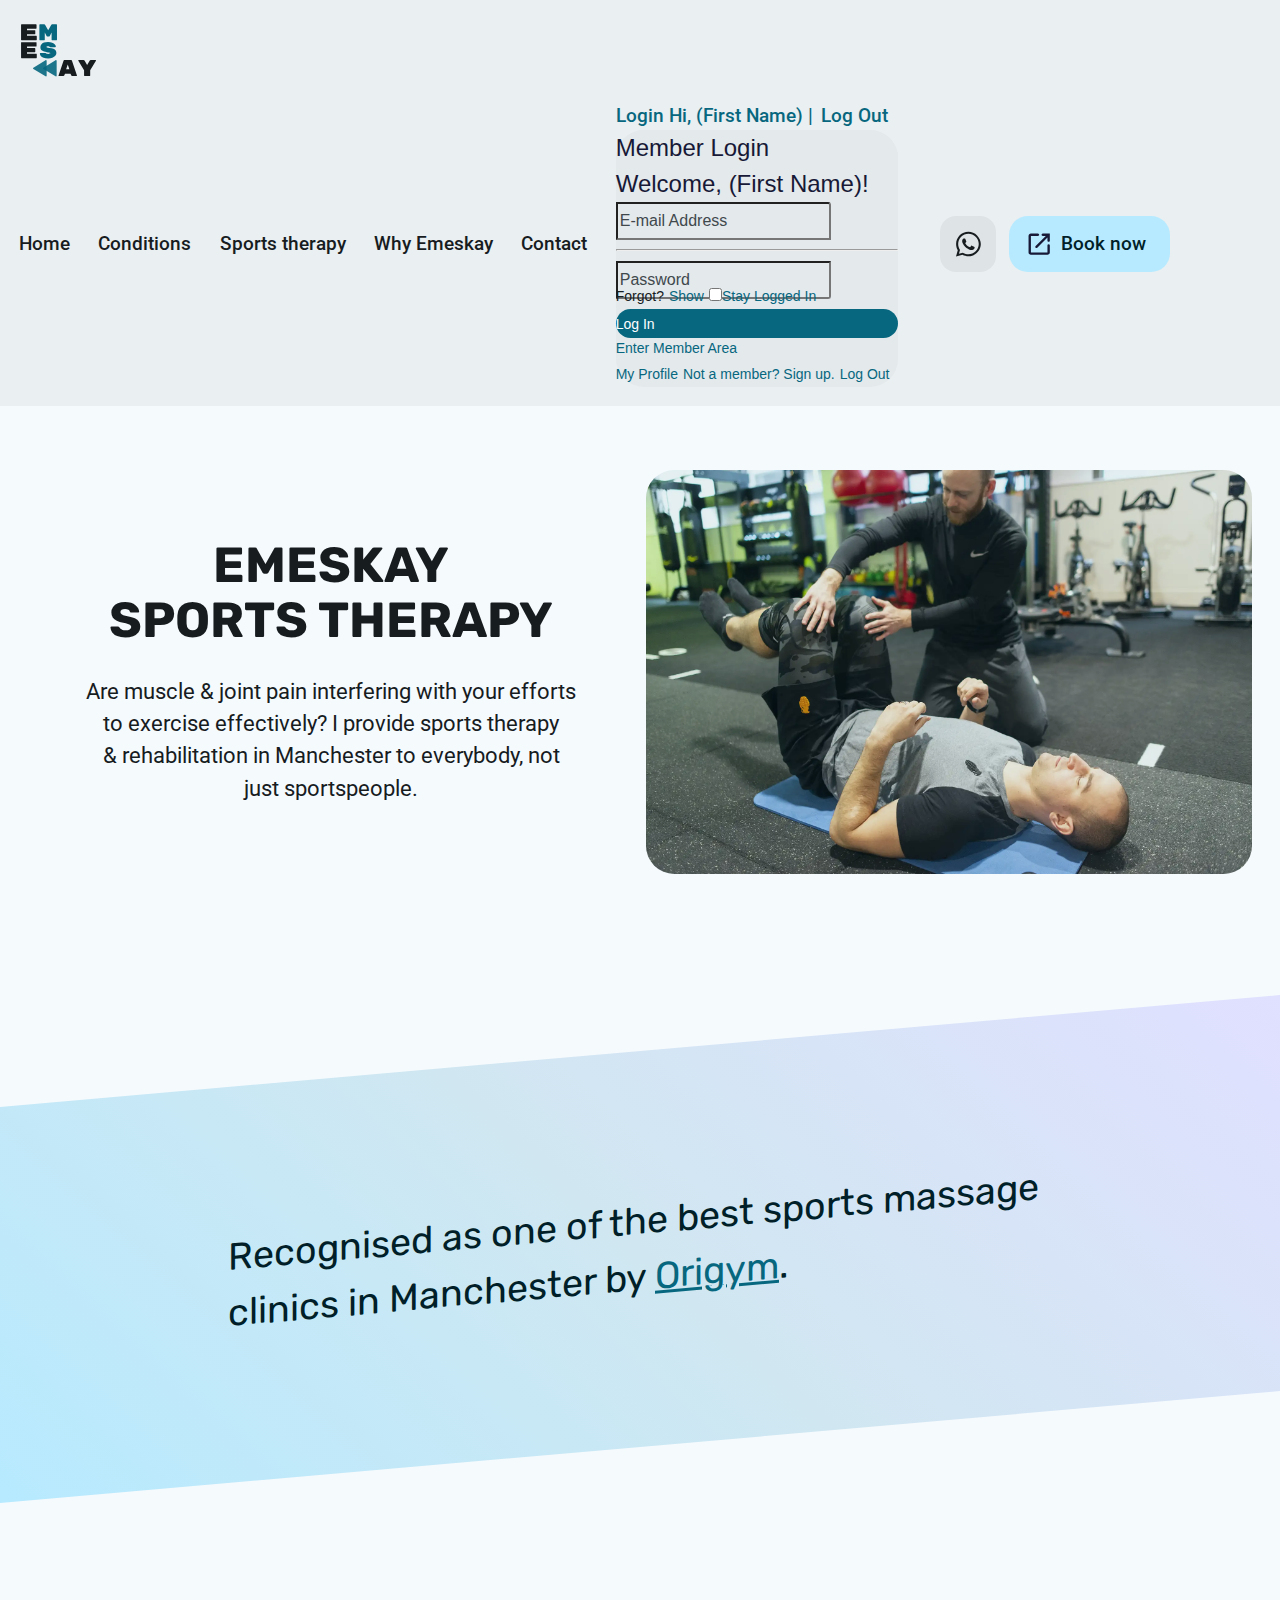
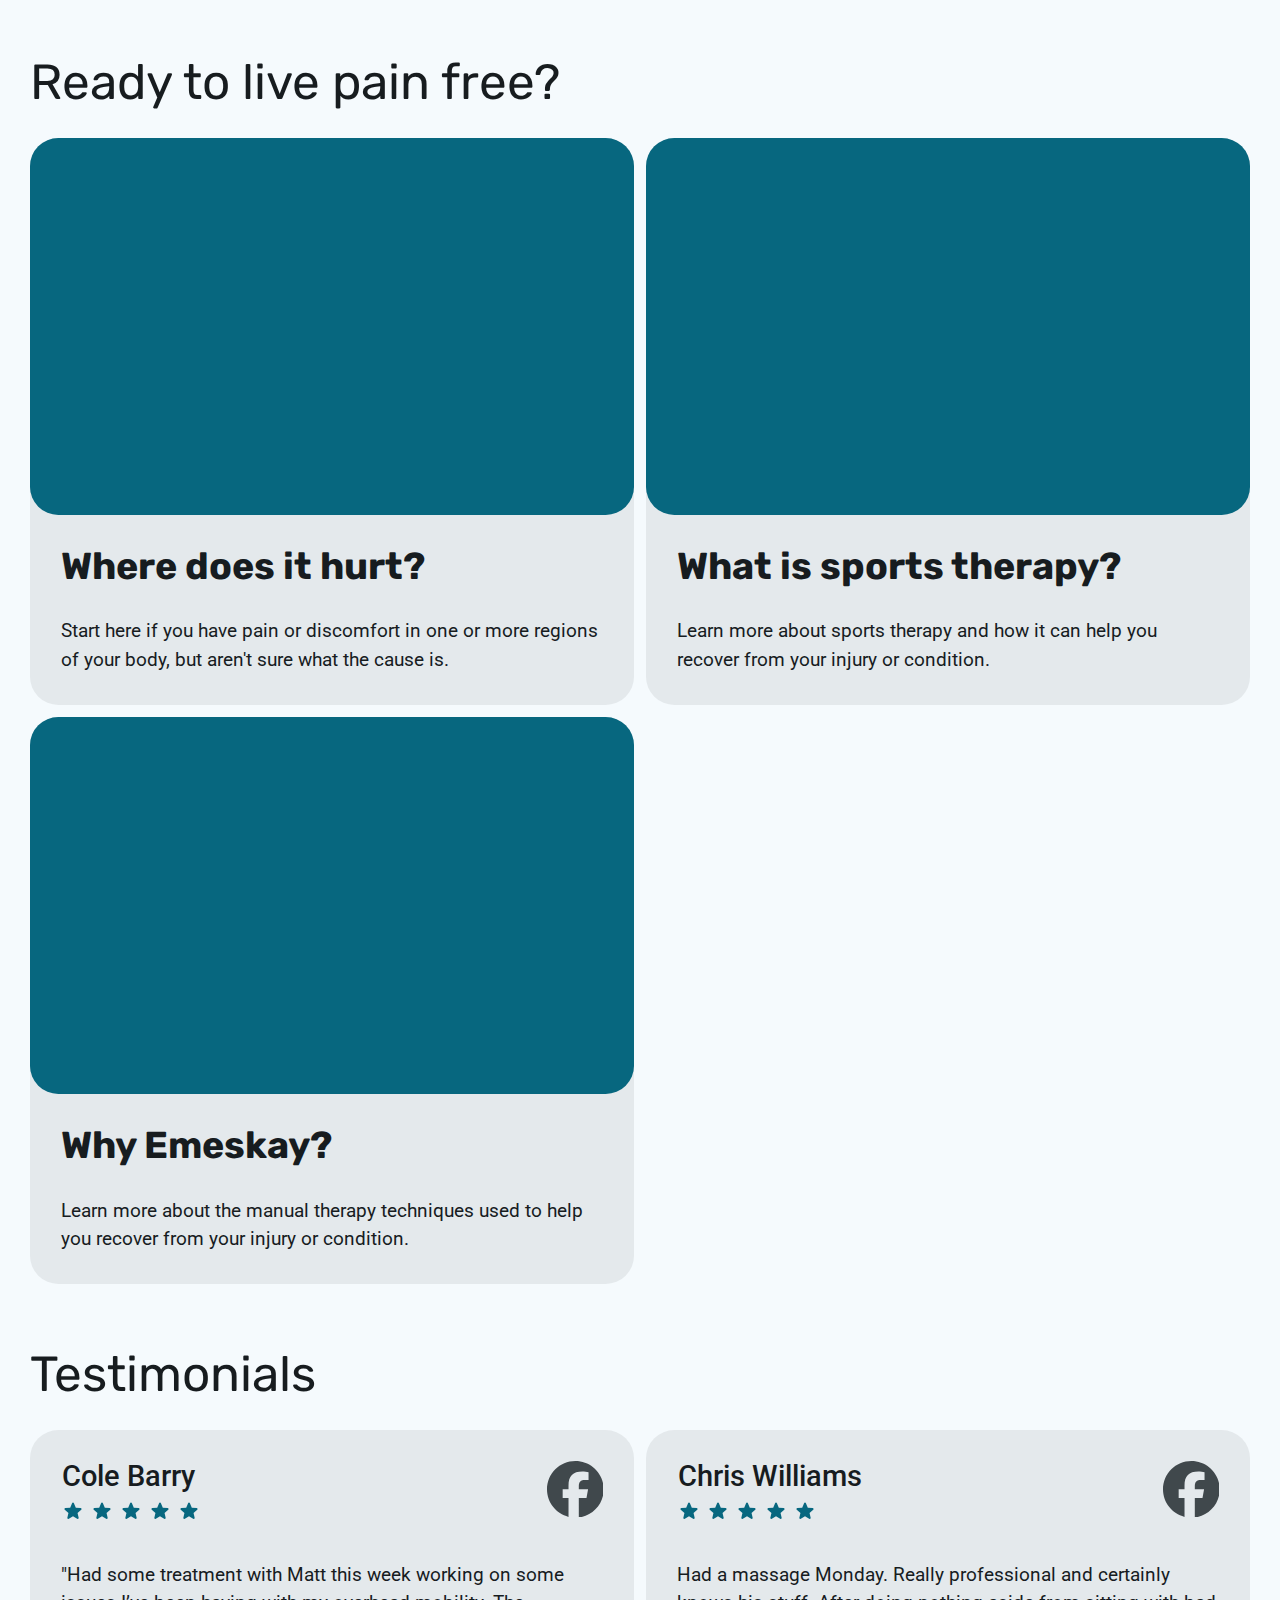
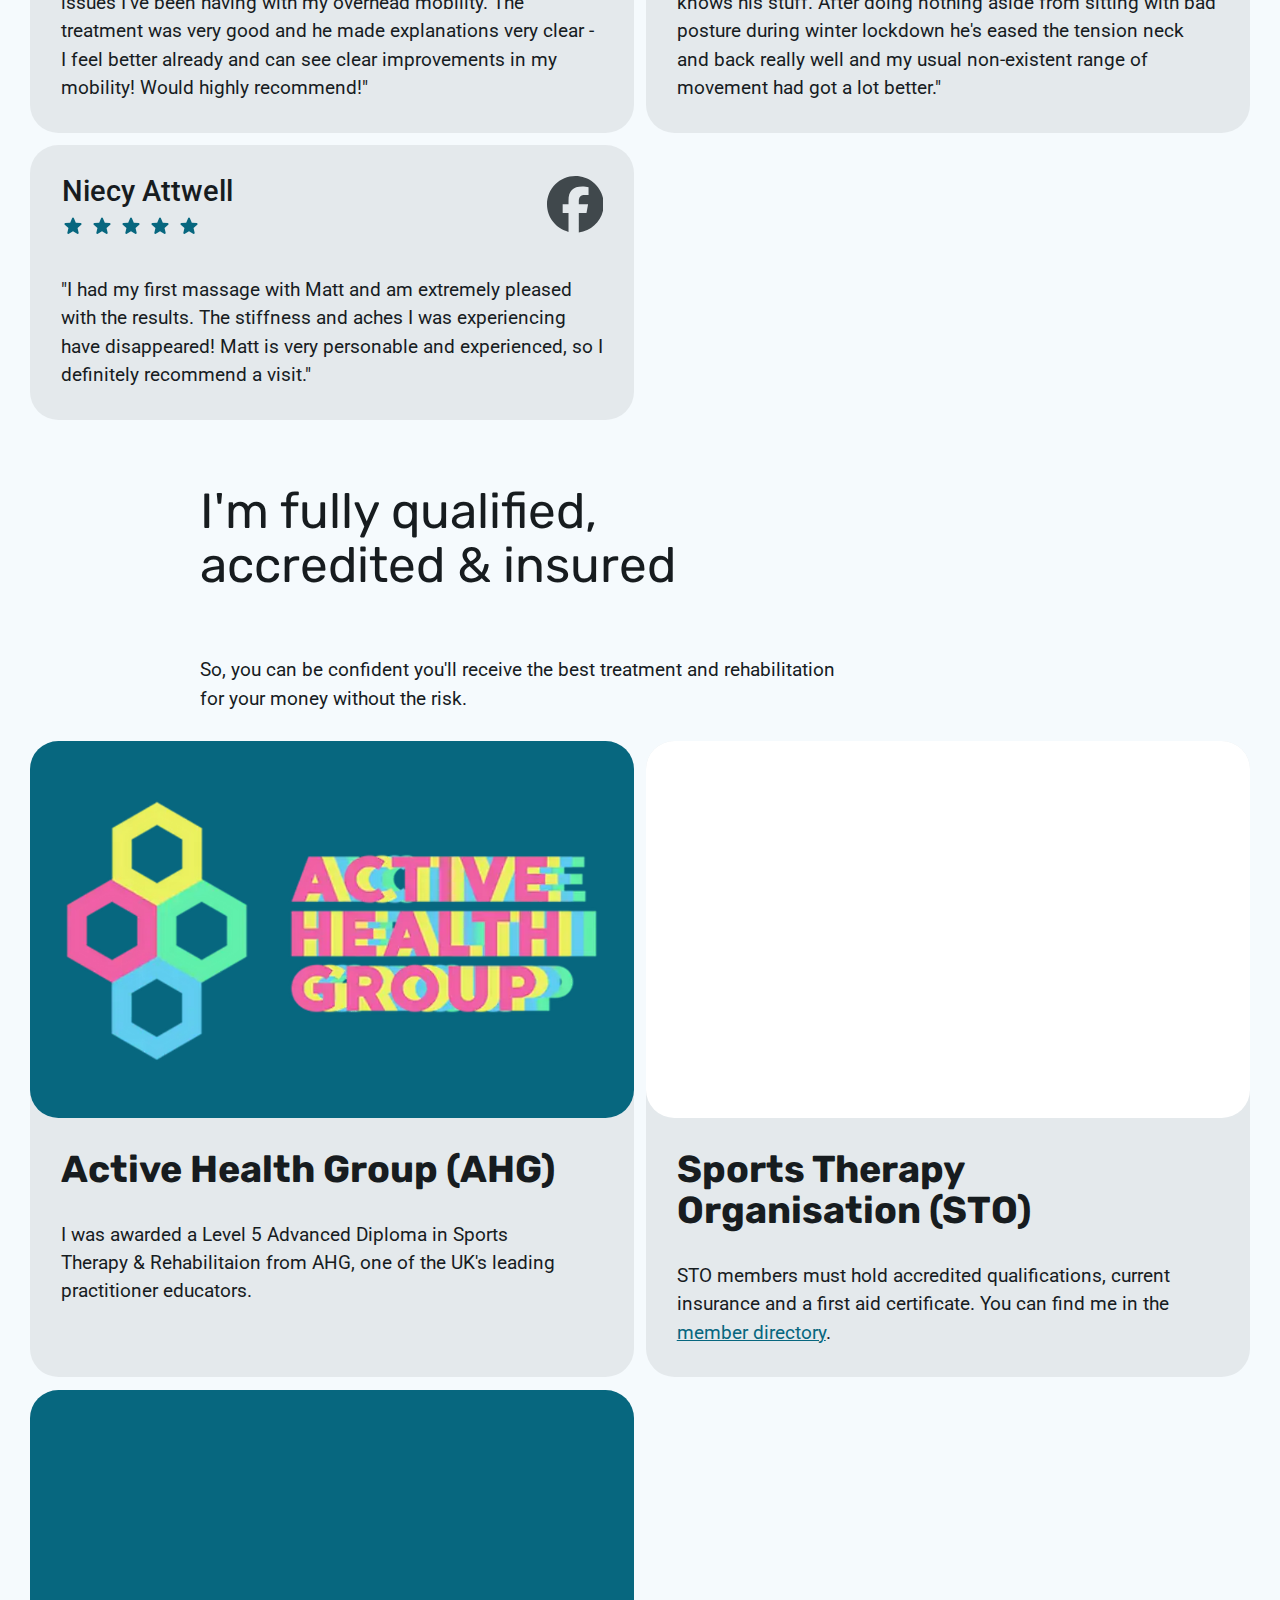
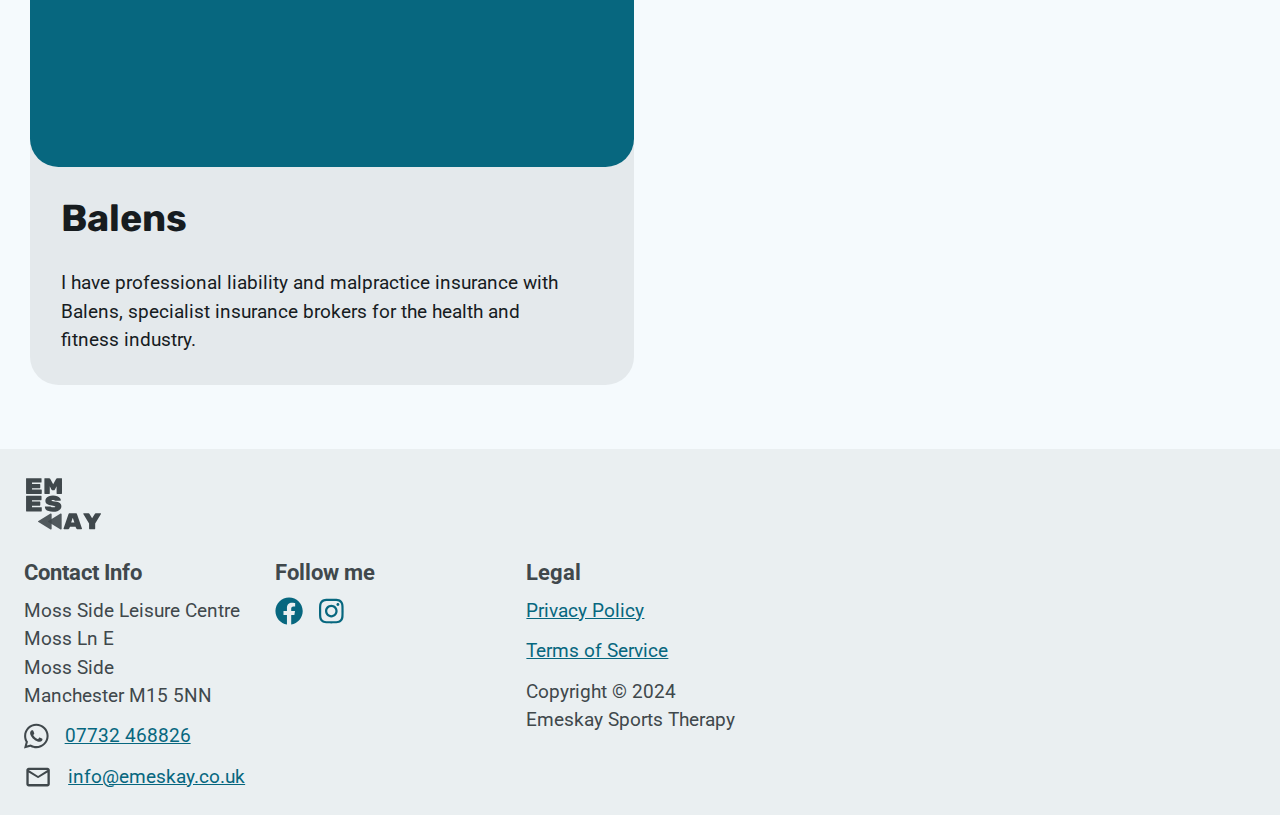
<file: index.html>
<!DOCTYPE html>
<html lang="en">
<head>
    <!-- Google tag (gtag.js) -->
<script async src="https://www.googletagmanager.com/gtag/js?id=G-215EQNZ1G9"></script>
<script>
  window.dataLayer = window.dataLayer || [];
  function gtag(){dataLayer.push(arguments);}
  gtag('js', new Date());

  gtag('config', 'G-215EQNZ1G9');
</script>
    <meta charset="UTF-8">
    <meta name="viewport" content="width=device-width, initial-scale=1.0">
    <title>Emeskay Sports Therapy - Manchester Injury Rehab Clinic</title>
    <meta name="description" content="Emeskay Sports Therapy is an injury rehabilitaion clinic in Manchester. We provide powerful manual therapy techniques and exercise prescriptions in order to treat sports-related and musculoskeletal pain." />
    <script type="application/ld+json">
        {
          "@context": "https://schema.org/",
          "@type": "Physiotherapy",
          "address": {
            "@type": "PostalAddress",
            "streetAddress": "Moss Side Leisure Centre, Moss Ln E, Moss Side",
            "addressLocality": "Manchester",
            "addressRegion": "England",
            "postalCode": "M15 5NN",
            "addressCountry": "UK"
          },
          "name": "Emeskay Sports Therapy",
          "geo": {
            "@type": "GeoCoordinates",
            "latitude": 53.460678147671494,
            "longitude": -2.2475968737453407
          },
          "openingHoursSpecification": [
            {
              "@type": "OpeningHoursSpecification",
              "dayOfWeek": [
                "Monday",
                "Tuesday",
                "Thursday"
              ],
              "opens": "09:00",
              "closes": "14:15"
            },
            {
              "@type": "OpeningHoursSpecification",
              "dayOfWeek": [
                "Wednesday",
                "Friday"
                ],
              "opens": "14:15",
              "closes": "19:30"
            },
            {
              "@type": "OpeningHoursSpecification",
              "dayOfWeek": [
                "Saturday",
                "Sunday"
                ],
              "opens": "09:00",
              "closes": "13:00"
            }
          ],
            "priceRange": "£40-80",
            "telephone": "+447739468826",
            "url": "https://emeskay.co.uk"
        }
    </script>
    <link rel="stylesheet" href="scss/style.css">
    
    
    
    
    
</head>
<body class="window">
    <header class="window-header">
        <div class="top-app-bar">
            <img class="top-app-bar__logo" src="images/emeskay-logo/emeskay-logo-primary-light.svg" alt="Emeskay colour logo on a light background" width="92" height="24">
            <div class="top-app-bar__sub-container">
            <nav>
                <ul class="top-app-bar__menu">
                    <li class="top-app-bar__label"><a href="/">Home</a></li>
                    <li class="top-app-bar__label"><a href="conditions.html">Conditions</a></li>
                    <li class="top-app-bar__label"><a href="sports-therapy.html">Sports therapy</a></li>
                    <li class="top-app-bar__label"><a href="why-emeskay.html">Why Emeskay</a></li>
                    <li class="top-app-bar__label"><a href="contact.html">Contact</a></li>
                    <li class="top-app-bar__label"><!-- BEGIN SENTRY AJAX LOGIN FORM - "Flat and Fresh" version 1.0 (Beta Build D) - Member Login Code Copyright © Sentrylogin.com, Shawn, Co. https://www.sentrylogin.com --> 

                        <meta http-equiv="CACHE-CONTROL" content="NO-CACHE">
                        <meta http-equiv="PRAGMA" content="NO-CACHE"> 
                        <link rel="stylesheet" type="text/css" href="https://www.sentrylogin.com/sentry/scripts/CSS_flat.css"> 
                        <script type="text/javascript" src="https://www.sentrylogin.com/sentry/scripts/Sentry_AJAX_Style2014.js">
                        </script> 
                        
                        <div id="Settings" manner="NORMAL" showSignUp="YES" style="display:none;"></div>
                        
                        <!-- IT'S EASY TO MAKE CHANGES! 
                        
                        We've added the text "Member Login" but you can use any wording. You can also use different images by changing "src" in the img tags to bring in your own, or NO image just by deleting the whole <img> tag.
                        
                        If your site is dark and you'd prefer white icons, just replace the img "icon_loginDoor.png" with "icon_loginDoor_white.png" and the img "icon_hamburger_black.png" with "icon_hamburger_white.png"
                        
                        Also, if your site is dark, be sure to change the text color in the spans "SentryTrigger" and "SentryHello" by changing "color: Black;" to "color: White;" (or any light color).
                        
                        We've deliberately put the styling directly in the tags here so you can easily change fonts, colors, sizes, etc., or just remove the "style" attribute and allow your web page to apply its style automatically.
                        
                        -->
                        
                        
                        
                        
                        <span id="SentryTrigger" class="handCursor" onClick="SentryPopUp();" title="Click here to log in." style="color: var(--clr-primary);"> Login </span>
                        
                        <span id="SentryHello" class="handCursor" style="color: var(--clr-primary);">
                            <span onClick="SentryPopUp(1);" title="Click to enter the member area, make changes to your membership, and more.">Hi, <span id="helloName">(First Name)</span> 
                            </span> | <span onClick="LogOut();" style="padding-left: 3px;">Log Out</span> 
                        
                        </span> <div id="SentryOverlay">
                        
                        
                        
                        <div id="SentryOutermost" class="before">
                        
                        <div id="SentryLoginBox" style="background-color: #E4E9EC;border-radius: 28px;">
                        
                        <div id="SentryTitleBar" style="background-color: #E4E9EC;border-top-left-radius: 28px; border-top-right-radius: 28px;">
                        
                        <div id="iconKey" style="background: none;"> </div>
                        
                        <div id="Title" style="color: #171937;font-family: 'Arial Black', 'Arial Bold', Gadget, sans-serif;font-size: 24px;">Member Login</div> 
                        
                        <div id="Welcome" style="color: #171937;font-family: 'Arial Black', 'Arial Bold', Gadget, sans-serif;font-size: 24px;">Welcome, <span id="welcomeBarName">(First Name)</span>!</div> </div>
                        
                        <div id="SentryFormGroup"> <form name="Sentry_login_form" onSubmit="sentryLogin();">
                        
                        <div id="SentryInputGroup" style="height: 79px; width: 282px; border-radius: 4px; border-color: #07677F;background-color: #E4E9EC;">
                        
                        <div id="iconEmail"> </div> <input type="text" id="Sentry_email" onFocus="Sentry_onfocus(this.id);" onKeyDown="Sentry_onkeydown(event, this.id);" onKeyUp="Sentry_onkeyup(this.value, this.id, event);" onBlur="Sentry_onblur(this.value, this.id);" value="E-mail Address" tabindex="1" style="height: 38px; font-weight: normal;  border-top-right-radius: 3px;background-color: #E4E9EC;font-family: 'HelveticaNeue-Light', 'Helvetica Neue Light', 'Helvetica Neue', Helvetica, Arial, 'Lucida Grande', sans-serif;font-size: 16px;color: #40484C;">
                        
                        <hr class="clear" id="inputsSep" style=" background-color: #07677F !important; display: block;">
                        
                        <div id="iconPassword"> </div> <div id="iconShowPassword"> </div> <input type="text" id="Sentry_password" onFocus="Sentry_onfocus(this.id);" onKeyDown="Sentry_onkeydown(event, this.id);" onKeyUp="Sentry_onkeyup(this.value, this.id, event);" onBlur="Sentry_onblur(this.value, this.id);" value="Password" tabindex="2" style="height: 38px; font-weight: normal;  border-bottom-right-radius: 3px;background-color: #E4E9EC;font-family: 'HelveticaNeue-Light', 'Helvetica Neue Light', 'Helvetica Neue', Helvetica, Arial, 'Lucida Grande', sans-serif;font-size: 16px;color: #40484C;"> </div>
                        
                        <span id="forgotSpan" onClick="Sentry_onClick(this.id);" lnk="https://www.sentrylogin.com/sentry/sentry_remind_pw.asp?Sentry_ID=24974" tabindex="0" style="font-family: 'HelveticaNeue-Light', 'Helvetica Neue Light', 'Helvetica Neue', Helvetica, Arial, 'Lucida Grande', sans-serif;font-size: 14px; color: #171C1F;">Forgot?</span> 
                        
                        <input type="checkbox" id="unHide" style="height:0px; width:0px; margin:0px; display: none;" value="1"><span id="unHideSpan" onClick="Sentry_onClick(this.id);" class="handCursor" title="Do not reveal password in public" tabindex="0" style="font-family: 'HelveticaNeue-Light', 'Helvetica Neue Light', 'Helvetica Neue', Helvetica, Arial, 'Lucida Grande', sans-serif;font-size: 14px;color: #07677F; ">Show</span> <span id="Stay" onKeyDown="Sentry_onkeydown(event, this.id);" onKeyUp="Sentry_onkeyup(this.value, this.id, event);" tabindex="3">
                        
                        <input name="" type="checkbox" value="" id="psist" class="SentryCss-checkbox"><label id="psistLabel" for="psist" class="SentryCss-label" style="font-weight: normal; font-family: 'HelveticaNeue-Light', 'Helvetica Neue Light', 'Helvetica Neue', Helvetica, Arial, 'Lucida Grande', sans-serif;font-size: 14px;color: #07677F; ">Stay Logged In</label></span>
                        
                        <div class="SentryLoginButton" id="Sentry_button" onClick="Sentry_onClick(this.id);" onKeyDown="Sentry_onkeydown(event, this.id);" onKeyUp="Sentry_onkeyup(this.value, this.id, event);" onblur="Sentry_onblur(this.value, this.id);" tabindex="4" style="border-radius: 20px;"><span id="lgnBtnText" style="font-family: 'HelveticaNeue-Light', 'Helvetica Neue Light', 'Helvetica Neue', Helvetica, Arial, 'Lucida Grande', sans-serif;font-size: 14px;">Log In</span></div> 
                        </form> </div> 
                        
                        <style>
                         .SentryLoginButton {
                        
                            background-color: #07677F;
                        
                            color: #FFFFFF;
                            
                         }
                         .SentryLoginButton:hover {
                        
                               background-color: #4C626A;
                        
                               color: #FFFFFF;
                        
                        }
                        </style>
                        
                        <div id="SentryHelloGroup">
                        
                        
                        
                        <div id="EnterMember" onClick="Sentry_onClick(this.id);" style="font-family: 'HelveticaNeue-Light', 'Helvetica Neue Light', 'Helvetica Neue', Helvetica, Arial, 'Lucida Grande', sans-serif;font-size: 14px;color: #07677F; ">Enter Member Area</div>
                        
                        
                        
                        <div id="messages" style="display: none; font-family: 'HelveticaNeue-Light', 'Helvetica Neue Light', 'Helvetica Neue', Helvetica, Arial, 'Lucida Grande', sans-serif;font-size: 14px;color: #40484C; "> <span id="msgSpan">(Message automatically replaces this text)</span>
                        
                        <div class="SentryLoginButton" id="msgOkBtn" onClick="Sentry_onClick(this.id);" onKeyDown="Sentry_onkeydown(event, this.id);" onKeyUp="Sentry_onkeyup(this.value, this.id, event);" tabindex="4" style="border-radius: 20px;"><span id="msgOkBtnText" style="font-family: 'HelveticaNeue-Light', 'Helvetica Neue Light', 'Helvetica Neue', Helvetica, Arial, 'Lucida Grande', sans-serif;font-size: 14px;">OK</span></div> 
                        </div>
                        
                        <div id="wobbler"> </div> </div>
                        
                        <div id="SentryFooterBar">
                        
                        
                        
                        <div id="iconProfile"> </div><span id="myProfile" onClick="Sentry_onClick(this.id);" style="font-family: 'HelveticaNeue-Light', 'Helvetica Neue Light', 'Helvetica Neue', Helvetica, Arial, 'Lucida Grande', sans-serif;font-size: 14px;color: #07677F;">My Profile</span>
                        
                        
                        
                        <span id="signUpLnk" onClick="Sentry_onClick(this.id);" style="font-family: 'HelveticaNeue-Light', 'Helvetica Neue Light', 'Helvetica Neue', Helvetica, Arial, 'Lucida Grande', sans-serif;font-size: 14px;color: #07677F;">Not a member? Sign up.</span>
                        
                        <span id="txtLogOut" onClick="LogOut();" style="font-family: 'HelveticaNeue-Light', 'Helvetica Neue Light', 'Helvetica Neue', Helvetica, Arial, 'Lucida Grande', sans-serif;font-size: 14px;color: #07677F;">Log Out</span><div id="xout" onClick="Sentry_onClick(this.id);" title="Close"> </div> </div> </div> </div> 
                        
                        </div> 
                        
                        <input id="Sentry_ID" type="hidden" value="24974"> 
                        
                        <input id="univ" type="hidden" value="1">
                         
                        <script> initializeSentry(); </script>
                        
                        <!-- END SENTRY AJAX LOGIN FORM --> 
                    </li>
                </ul>
            </nav>
            <div class="top-app-bar__fab-container">   
                <a class="fab" href="https://wa.me/447732468826" target="_blank"><svg aria-hidden="true" xmlns="http://www.w3.org/2000/svg" height="1rem" viewBox="0 0 448 512"><!--! Font Awesome Free 6.4.2 by @fontawesome - https://fontawesome.com License - https://fontawesome.com/license (Commercial License) Copyright 2023 Fonticons, Inc. --><path d="M380.9 97.1C339 55.1 283.2 32 223.9 32c-122.4 0-222 99.6-222 222 0 39.1 10.2 77.3 29.6 111L0 480l117.7-30.9c32.4 17.7 68.9 27 106.1 27h.1c122.3 0 224.1-99.6 224.1-222 0-59.3-25.2-115-67.1-157zm-157 341.6c-33.2 0-65.7-8.9-94-25.7l-6.7-4-69.8 18.3L72 359.2l-4.4-7c-18.5-29.4-28.2-63.3-28.2-98.2 0-101.7 82.8-184.5 184.6-184.5 49.3 0 95.6 19.2 130.4 54.1 34.8 34.9 56.2 81.2 56.1 130.5 0 101.8-84.9 184.6-186.6 184.6zm101.2-138.2c-5.5-2.8-32.8-16.2-37.9-18-5.1-1.9-8.8-2.8-12.5 2.8-3.7 5.6-14.3 18-17.6 21.8-3.2 3.7-6.5 4.2-12 1.4-32.6-16.3-54-29.1-75.5-66-5.7-9.8 5.7-9.1 16.3-30.3 1.8-3.7.9-6.9-.5-9.7-1.4-2.8-12.5-30.1-17.1-41.2-4.5-10.8-9.1-9.3-12.5-9.5-3.2-.2-6.9-.2-10.6-.2-3.7 0-9.7 1.4-14.8 6.9-5.1 5.6-19.4 19-19.4 46.3 0 27.3 19.9 53.7 22.6 57.4 2.8 3.7 39.1 59.7 94.8 83.8 35.2 15.2 49 16.5 66.6 13.9 10.7-1.6 32.8-13.4 37.4-26.4 4.6-13 4.6-24.1 3.2-26.4-1.3-2.5-5-3.9-10.5-6.6z"/></svg></a>
                <a class="extended-fab-container" href="https://app.rehabguru.com/appointments/d46ed75c4c00969246d2ecd765363815%3A437f6f2c94772fb506ee2311d28f4db0f1dc7c88b6fdb7c0c31905dbb8bc3dd7">
                    <div class="extended-fab">
                        <svg aria-hidden="true" xmlns="http://www.w3.org/2000/svg" height="24" viewBox="0 -960 960 960" width="24"><path d="M200-120q-33 0-56.5-23.5T120-200v-560q0-33 23.5-56.5T200-840h240q17 0 28.5 11.5T480-800q0 17-11.5 28.5T440-760H200v560h560v-240q0-17 11.5-28.5T800-480q17 0 28.5 11.5T840-440v240q0 33-23.5 56.5T760-120H200Zm560-584L416-360q-11 11-28 11t-28-11q-11-11-11-28t11-28l344-344H600q-17 0-28.5-11.5T560-800q0-17 11.5-28.5T600-840h240v240q0 17-11.5 28.5T800-560q-17 0-28.5-11.5T760-600v-104Z"/></svg>
                        <span class="extended-fab__label">Book now</span>
                    </div>
                </a>
            </div>
        </div>
        </div>
    



    
       
    
    </header>
        <main class="body-region">
            <header class="hero">
                <div class="hero__wrapper">
                <div class="hero__grid-layout hero__grid-layout--intrinsic-cols">
                    <div class="hero__content">
                        <h1 class="hero__title">EMESKAY SPORTS THERAPY</h1>
                        <p class="hero__supporting-text">Are muscle & joint pain interfering with your efforts to exercise effectively? I provide sports therapy & rehabilitation in Manchester to everybody, not just sportspeople.</p>
                    </div>
                <picture class="image-tint">
                    <source type="image/webp"
                            srcset="images/start-here/start-here-1000.webp 1000w,
                                    images/start-here/start-here-1950.webp 1950w" />
                    <source type="image/jpeg"
                            srcset="images/start-here/start-here-1000.jpeg 1000w,
                                    images/start-here/start-here-1950.jpeg 1950w" />
                    <img class="hero__image" src="images/start-here/start-here-1000.jpeg" alt="A man performs a core stability exercise on a gym floor with the help of a sports therapist" width="1000" height="667" loading="eager" decoding="sync" />
                </picture>
                
                </div>
                </div>
                <aside class="banner">

                    <div class="container" style="display: grid; place-content: center; padding: var(--padding);">
                        <p class="tertiary-heading" style="transform: skewY(-5deg); color: var(--clr-on-primary-container);">Recognised as one of the best sports massage clinics in Manchester by <a class="link" href="https://www.origym.co.uk/blog/sports-massage-manchester/">Origym</a>.</p>
                    </div>
                </aside>
            </header>
            
            <div class="container stack-lg" style="padding-top: var(--padding-lg);">
            <section>
                <header>
                <h2 class="section__title">Ready to live pain free?</h2>
                </header>
                <div class="cards-container">
                <a href="#where-does-it-hurt" class="b-card b-card--filled b-card--is-link">
                    <picture class="image-tint">
                        <source type="image/webp"
                            srcset="images/conditions-i-treat/conditions-i-treat-2250.webp 2250w,
                                    images/conditions-i-treat/conditions-i-treat-1500.webp 1500w,
                                    images/conditions-i-treat/conditions-i-treat-750.webp 750w" />

                        <source type="image/jpeg"
                            srcset="images/conditions-i-treat/conditions-i-treat-2250.jpeg 2250w,
                                    images/conditions-i-treat/conditions-i-treat-1500.jpeg 1500w,
                                    images/conditions-i-treat/conditions-i-treat-750.jpeg 750w" />

                        <img class="b-card__image" src="images/conditions-i-treat/conditions-i-treat-750.jpeg"
                            alt="A framed anatomical chart hangs on a white wall" width="567" height="378"
                            loading="lazy" decoding="async"/>
                    </picture>
                    <div class="b-card__content-container">
                    <h3 class="b-card__title">Where does it hurt?</h3>
                    <p class="b-card__supporting-text">Start here if you have pain or discomfort in one or more regions of your body, but aren't sure
                        what the cause is.</p>
                    </div>
                </a>



                <a href="#what-is-sports-therapy" class="b-card b-card--filled b-card--is-link">
                    <picture class="image-tint">
                        <source type="image/webp"
                            srcset="images/what-is-sports-therapy/what-is-sports-therapy-1950.webp 1950w" />

                        <source type="image/jpeg"
                            srcset="images/what-is-sports-therapy/what-is-sports-therapy-1950.jpeg 1950w" />

                        <img class="b-card__image"
                            src="images/what-is-sports-therapy/what-is-sports-therapy-1950.jpeg"
                            alt="A sports therapist stretches his client's hamstrings" width="1950" height="1301"
                            loading="lazy" decoding="async"/>
                    </picture>
                    <div class="b-card__content-container">
                    <h3 class="b-card__title">What is sports therapy?</h3>
                    <p class="b-card__supporting-text">Learn more about sports therapy and how it can help you recover from your injury or condition.</p>
                    </div>

                </a>

                <a href="#how-i-treat" class="b-card b-card--filled b-card--is-link">
                    <picture class="image-tint">
                        <source type="image/webp"
                            srcset="images/why-emeskay/why-emeskay.webp 4602w" />

                        <source type="image/jpeg"
                            srcset="images/why-emeskay/why-emeskay.jpeg 4602w" />

                        <img class="b-card__image" src="images/why-emeskay/why-emeskay.jpeg"
                            alt="Close-up of a sports therapist's hands performing massage on his client" width="4602"
                            height="3068" loading="lazy" decoding="async"/>
                    </picture>
                    <div class="b-card__content-container">
                    <h3 class="b-card__title">Why Emeskay?</h3>
                    <p class="b-card__supporting-text">Learn more about the manual therapy techniques used to help you recover from your injury or
                        condition.</p>
                    </div>

                </a>
                </div>


            </section>


            <section class="testimonials">
                <h2 class="section__title">Testimonials</h2>
                <div class="cards-container">
                    <div class="b-card b-card--filled">
                        <div class="b-card__content-container b-card__content-container--testimonial">
    
                            
    
                            
                          <div class="b-card__flex-layout">
                        <div>
                            <h3 class="b-card__title b-card__title--testimonial">Cole Barry</h3>
                            <div class="b-card__icon b-card__icon--stars">
                                <svg aria-hidden="true" xmlns="http://www.w3.org/2000/svg" height="24" viewBox="0 -960 960 960" width="24"><path d="M480-229 314-129q-11 7-23 6t-21-8q-9-7-14-17.5t-2-23.5l44-189-147-127q-10-9-12.5-20.5T140-531q4-11 12-18t22-9l194-17 75-178q5-12 15.5-18t21.5-6q11 0 21.5 6t15.5 18l75 178 194 17q14 2 22 9t12 18q4 11 1.5 22.5T809-488L662-361l44 189q3 13-2 23.5T690-131q-9 7-21 8t-23-6L480-229Z"/></svg>
                                <svg aria-hidden="true" xmlns="http://www.w3.org/2000/svg" height="24" viewBox="0 -960 960 960" width="24"><path d="M480-229 314-129q-11 7-23 6t-21-8q-9-7-14-17.5t-2-23.5l44-189-147-127q-10-9-12.5-20.5T140-531q4-11 12-18t22-9l194-17 75-178q5-12 15.5-18t21.5-6q11 0 21.5 6t15.5 18l75 178 194 17q14 2 22 9t12 18q4 11 1.5 22.5T809-488L662-361l44 189q3 13-2 23.5T690-131q-9 7-21 8t-23-6L480-229Z"/></svg>
                                <svg aria-hidden="true" xmlns="http://www.w3.org/2000/svg" height="24" viewBox="0 -960 960 960" width="24"><path d="M480-229 314-129q-11 7-23 6t-21-8q-9-7-14-17.5t-2-23.5l44-189-147-127q-10-9-12.5-20.5T140-531q4-11 12-18t22-9l194-17 75-178q5-12 15.5-18t21.5-6q11 0 21.5 6t15.5 18l75 178 194 17q14 2 22 9t12 18q4 11 1.5 22.5T809-488L662-361l44 189q3 13-2 23.5T690-131q-9 7-21 8t-23-6L480-229Z"/></svg>
                                <svg aria-hidden="true" xmlns="http://www.w3.org/2000/svg" height="24" viewBox="0 -960 960 960" width="24"><path d="M480-229 314-129q-11 7-23 6t-21-8q-9-7-14-17.5t-2-23.5l44-189-147-127q-10-9-12.5-20.5T140-531q4-11 12-18t22-9l194-17 75-178q5-12 15.5-18t21.5-6q11 0 21.5 6t15.5 18l75 178 194 17q14 2 22 9t12 18q4 11 1.5 22.5T809-488L662-361l44 189q3 13-2 23.5T690-131q-9 7-21 8t-23-6L480-229Z"/></svg>
                                <svg aria-hidden="true" xmlns="http://www.w3.org/2000/svg" height="24" viewBox="0 -960 960 960" width="24"><path d="M480-229 314-129q-11 7-23 6t-21-8q-9-7-14-17.5t-2-23.5l44-189-147-127q-10-9-12.5-20.5T140-531q4-11 12-18t22-9l194-17 75-178q5-12 15.5-18t21.5-6q11 0 21.5 6t15.5 18l75 178 194 17q14 2 22 9t12 18q4 11 1.5 22.5T809-488L662-361l44 189q3 13-2 23.5T690-131q-9 7-21 8t-23-6L480-229Z"/></svg>
                                
                                </div>
                            </div>
                            <svg class="b-card__icon b-card__icon--testimonial" xmlns="http://www.w3.org/2000/svg" height="16" width="16" viewBox="0 0 512 512"><!--!Font Awesome Free 6.5.1 by @fontawesome - https://fontawesome.com License - https://fontawesome.com/license/free Copyright 2024 Fonticons, Inc.--><path d="M512 256C512 114.6 397.4 0 256 0S0 114.6 0 256C0 376 82.7 476.8 194.2 504.5V334.2H141.4V256h52.8V222.3c0-87.1 39.4-127.5 125-127.5c16.2 0 44.2 3.2 55.7 6.4V172c-6-.6-16.5-1-29.6-1c-42 0-58.2 15.9-58.2 57.2V256h83.6l-14.4 78.2H287V510.1C413.8 494.8 512 386.9 512 256h0z"/></svg>
                        </div>
                    
                    <p class="b-card__supporting-text b-card__supporting-text--testimonial">"Had some treatment with Matt this week working on some issues I’ve been having with my overhead mobility. The treatment was very good and he made explanations very clear - I feel better already and can see clear improvements in my mobility! Would highly recommend!"</p>
                    
                </div>
                </div>
    
                    <div class="b-card b-card--filled">
                        <div class="b-card__content-container b-card__content-container--testimonial">
    
                            <div class="b-card__flex-layout">
                                <div>
                                <h3 class="b-card__title b-card__title--testimonial">Chris Williams</h3>
                                <div class="b-card__icon b-card__icon--stars">                          
                                    <svg aria-hidden="true" xmlns="http://www.w3.org/2000/svg" height="24" viewBox="0 -960 960 960" width="24"><path d="M480-229 314-129q-11 7-23 6t-21-8q-9-7-14-17.5t-2-23.5l44-189-147-127q-10-9-12.5-20.5T140-531q4-11 12-18t22-9l194-17 75-178q5-12 15.5-18t21.5-6q11 0 21.5 6t15.5 18l75 178 194 17q14 2 22 9t12 18q4 11 1.5 22.5T809-488L662-361l44 189q3 13-2 23.5T690-131q-9 7-21 8t-23-6L480-229Z"/></svg>
                                <svg aria-hidden="true" xmlns="http://www.w3.org/2000/svg" height="24" viewBox="0 -960 960 960" width="24"><path d="M480-229 314-129q-11 7-23 6t-21-8q-9-7-14-17.5t-2-23.5l44-189-147-127q-10-9-12.5-20.5T140-531q4-11 12-18t22-9l194-17 75-178q5-12 15.5-18t21.5-6q11 0 21.5 6t15.5 18l75 178 194 17q14 2 22 9t12 18q4 11 1.5 22.5T809-488L662-361l44 189q3 13-2 23.5T690-131q-9 7-21 8t-23-6L480-229Z"/></svg>
                                <svg aria-hidden="true" xmlns="http://www.w3.org/2000/svg" height="24" viewBox="0 -960 960 960" width="24"><path d="M480-229 314-129q-11 7-23 6t-21-8q-9-7-14-17.5t-2-23.5l44-189-147-127q-10-9-12.5-20.5T140-531q4-11 12-18t22-9l194-17 75-178q5-12 15.5-18t21.5-6q11 0 21.5 6t15.5 18l75 178 194 17q14 2 22 9t12 18q4 11 1.5 22.5T809-488L662-361l44 189q3 13-2 23.5T690-131q-9 7-21 8t-23-6L480-229Z"/></svg>
                                <svg aria-hidden="true" xmlns="http://www.w3.org/2000/svg" height="24" viewBox="0 -960 960 960" width="24"><path d="M480-229 314-129q-11 7-23 6t-21-8q-9-7-14-17.5t-2-23.5l44-189-147-127q-10-9-12.5-20.5T140-531q4-11 12-18t22-9l194-17 75-178q5-12 15.5-18t21.5-6q11 0 21.5 6t15.5 18l75 178 194 17q14 2 22 9t12 18q4 11 1.5 22.5T809-488L662-361l44 189q3 13-2 23.5T690-131q-9 7-21 8t-23-6L480-229Z"/></svg>
                                <svg aria-hidden="true" xmlns="http://www.w3.org/2000/svg" height="24" viewBox="0 -960 960 960" width="24"><path d="M480-229 314-129q-11 7-23 6t-21-8q-9-7-14-17.5t-2-23.5l44-189-147-127q-10-9-12.5-20.5T140-531q4-11 12-18t22-9l194-17 75-178q5-12 15.5-18t21.5-6q11 0 21.5 6t15.5 18l75 178 194 17q14 2 22 9t12 18q4 11 1.5 22.5T809-488L662-361l44 189q3 13-2 23.5T690-131q-9 7-21 8t-23-6L480-229Z"/></svg>
                                
                                </div>
                            </div>
                            <svg class="b-card__icon b-card__icon--testimonial" xmlns="http://www.w3.org/2000/svg" height="16" width="16" viewBox="0 0 512 512"><!--!Font Awesome Free 6.5.1 by @fontawesome - https://fontawesome.com License - https://fontawesome.com/license/free Copyright 2024 Fonticons, Inc.--><path d="M512 256C512 114.6 397.4 0 256 0S0 114.6 0 256C0 376 82.7 476.8 194.2 504.5V334.2H141.4V256h52.8V222.3c0-87.1 39.4-127.5 125-127.5c16.2 0 44.2 3.2 55.7 6.4V172c-6-.6-16.5-1-29.6-1c-42 0-58.2 15.9-58.2 57.2V256h83.6l-14.4 78.2H287V510.1C413.8 494.8 512 386.9 512 256h0z"/></svg>
                            </div>
                        
                        
                        <p class="b-card__supporting-text b-card__supporting-text--testimonial">Had a massage Monday. Really professional and certainly knows his stuff. After doing nothing aside from sitting with bad posture during winter lockdown he's eased the tension neck and back really well and my usual non-existent range of movement had got a lot better."</p>
                    
                    </div>
                </div>
    
                    <div class="b-card b-card--filled">
                        <div class="b-card__content-container b-card__content-container--testimonial">
    
                            
    
                            
                            <div class="b-card__flex-layout">
                            <div>
                                <h3 class="b-card__title b-card__title--testimonial">Niecy Attwell</h3>
                                <div class="b-card__icon b-card__icon--stars">
                                    <svg aria-hidden="true" xmlns="http://www.w3.org/2000/svg" height="24" viewBox="0 -960 960 960" width="24"><path d="M480-229 314-129q-11 7-23 6t-21-8q-9-7-14-17.5t-2-23.5l44-189-147-127q-10-9-12.5-20.5T140-531q4-11 12-18t22-9l194-17 75-178q5-12 15.5-18t21.5-6q11 0 21.5 6t15.5 18l75 178 194 17q14 2 22 9t12 18q4 11 1.5 22.5T809-488L662-361l44 189q3 13-2 23.5T690-131q-9 7-21 8t-23-6L480-229Z"/></svg>
                                <svg aria-hidden="true" xmlns="http://www.w3.org/2000/svg" height="24" viewBox="0 -960 960 960" width="24"><path d="M480-229 314-129q-11 7-23 6t-21-8q-9-7-14-17.5t-2-23.5l44-189-147-127q-10-9-12.5-20.5T140-531q4-11 12-18t22-9l194-17 75-178q5-12 15.5-18t21.5-6q11 0 21.5 6t15.5 18l75 178 194 17q14 2 22 9t12 18q4 11 1.5 22.5T809-488L662-361l44 189q3 13-2 23.5T690-131q-9 7-21 8t-23-6L480-229Z"/></svg>
                                <svg aria-hidden="true" xmlns="http://www.w3.org/2000/svg" height="24" viewBox="0 -960 960 960" width="24"><path d="M480-229 314-129q-11 7-23 6t-21-8q-9-7-14-17.5t-2-23.5l44-189-147-127q-10-9-12.5-20.5T140-531q4-11 12-18t22-9l194-17 75-178q5-12 15.5-18t21.5-6q11 0 21.5 6t15.5 18l75 178 194 17q14 2 22 9t12 18q4 11 1.5 22.5T809-488L662-361l44 189q3 13-2 23.5T690-131q-9 7-21 8t-23-6L480-229Z"/></svg>
                                <svg aria-hidden="true" xmlns="http://www.w3.org/2000/svg" height="24" viewBox="0 -960 960 960" width="24"><path d="M480-229 314-129q-11 7-23 6t-21-8q-9-7-14-17.5t-2-23.5l44-189-147-127q-10-9-12.5-20.5T140-531q4-11 12-18t22-9l194-17 75-178q5-12 15.5-18t21.5-6q11 0 21.5 6t15.5 18l75 178 194 17q14 2 22 9t12 18q4 11 1.5 22.5T809-488L662-361l44 189q3 13-2 23.5T690-131q-9 7-21 8t-23-6L480-229Z"/></svg>
                                <svg aria-hidden="true" xmlns="http://www.w3.org/2000/svg" height="24" viewBox="0 -960 960 960" width="24"><path d="M480-229 314-129q-11 7-23 6t-21-8q-9-7-14-17.5t-2-23.5l44-189-147-127q-10-9-12.5-20.5T140-531q4-11 12-18t22-9l194-17 75-178q5-12 15.5-18t21.5-6q11 0 21.5 6t15.5 18l75 178 194 17q14 2 22 9t12 18q4 11 1.5 22.5T809-488L662-361l44 189q3 13-2 23.5T690-131q-9 7-21 8t-23-6L480-229Z"/></svg>
                                </div>
                                </div>
                                <svg class="b-card__icon b-card__icon--testimonial" xmlns="http://www.w3.org/2000/svg" height="16" width="16" viewBox="0 0 512 512"><!--!Font Awesome Free 6.5.1 by @fontawesome - https://fontawesome.com License - https://fontawesome.com/license/free Copyright 2024 Fonticons, Inc.--><path d="M512 256C512 114.6 397.4 0 256 0S0 114.6 0 256C0 376 82.7 476.8 194.2 504.5V334.2H141.4V256h52.8V222.3c0-87.1 39.4-127.5 125-127.5c16.2 0 44.2 3.2 55.7 6.4V172c-6-.6-16.5-1-29.6-1c-42 0-58.2 15.9-58.2 57.2V256h83.6l-14.4 78.2H287V510.1C413.8 494.8 512 386.9 512 256h0z"/></svg>
                                </div>
                                
                            
                        
                        
                        <p class="b-card__supporting-text b-card__supporting-text--testimonial">"I had my first massage with Matt and am extremely pleased with the results.  The stiffness and aches I was experiencing have disappeared! Matt is very personable and experienced, so I definitely recommend a visit."</p>
                    </div>
                </div>
                    
                    </div>
                    </section>

                    <section class="trust-signals">
                        <header class="container">
                        <h2 class="section__title">I'm fully qualified, accredited & insured</h2>
                        <p>So, you can be confident you'll receive the best treatment and rehabilitation for your money without the risk.</p>
                        </header>
                        <div class="cards-container">    
                            <div class="b-card b-card--filled">
                                <picture>
                                    <source type="image/webp"
                                        srcset="images/active-health-group-logo/active-health-group-logo-compact1x.webp 1x, images/active-health-group-logo/active-health-group-logo-compact2x.webp 2x, images/active-health-group-logo/active-health-group-logo-compact3x.webp 3x"
                                        media="(max-width: 599px)" width="567" height="284" />
            
                                    <source type="image/webp"
                                        srcset="images/active-health-group-logo/active-health-group-logo-medium1x.webp 1x, images/active-health-group-logo/active-health-group-logo-medium2x.webp 2x, images/active-health-group-logo/active-health-group-logo-medium3x.webp 3x"
                                        media="(min-width: 600px) and (max-width: 839px)" width="791" height="396" />
            
                                    <source type="image/webp"
                                        srcset="images/active-health-group-logo/active-health-group-logo-expanded1x.webp 1x, images/active-health-group-logo/active-health-group-logo-expanded2x.webp 2x, images/active-health-group-logo/active-health-group-logo-expanded3x.webp 3x"
                                        media="(min-width: 840px)" width="712" height="357" />
            
                                    <source type="image/jpeg"
                                        srcset="images/active-health-group-logo/active-health-group-logo-medium1x.png 1x, images/active-health-group-logo/active-health-group-logo-medium2x.png 2x, images/active-health-group-logo/active-health-group-logo-medium3x.png 3x"
                                        media="(min-width: 600px) and (max-width: 839px)" width="791" height="396" />
            
                                    <source type="image/jpeg"
                                        srcset="images/active-health-group-logo/active-health-group-logo-expanded1x.png 1x, images/active-health-group-logo/active-health-group-logo-expanded2x.png 2x, images/active-health-group-logo/active-health-group-logo-expanded3x.png 3x"
                                        media="(min-width: 840px)" width="712" height="357" />
            
                                    <img class="b-card__image b-card__image--ahg" src="images/active-health-group-logo/active-health-group-logo-compact1x.png"
                                        alt="Active Health Group logo on a pale blue background" width="567" height="284"
                                        loading="lazy" decoding="async"
                                        srcset="images/active-health-group-logo/active-health-group-logo-compact1x.png 1x, images/active-health-group-logo/active-health-group-logo-compact2x.png 2x, images/active-health-group-logo/active-health-group-logo-compact3x.png 3x" />
                                </picture>
                                <div class="b-card__content-container">
                                <h3 class="b-card__title">Active Health Group (AHG)</h3>
                                <p class="b-card__supporting-text">I was awarded a Level 5 Advanced Diploma in Sports Therapy & Rehabilitaion from AHG, one of the UK's leading practitioner educators.</p>
                                </div>
                                </div>
            
            
            
                            <div class="b-card b-card--filled">
                                <picture>
                                    <source type="image/webp"
                                        srcset="images/sto-logo/sto-logo-compact1x.webp 1x, images/sto-logo/sto-logo-compact2x.webp 2x, images/sto-logo/sto-logo-compact3x.webp 3x"
                                        media="(max-width: 599px)" width="567" height="712" />
            
                                    <source type="image/webp"
                                        srcset="images/sto-logo/sto-logo-medium1x.webp 1x, images/sto-logo/sto-logo-medium2x.webp 2x, images/sto-logo/sto-logo-medium3x.webp 3x"
                                        media="(min-width: 600px) and (max-width: 839px)" width="791" height="993" />
            
                                    <source type="image/webp"
                                        srcset="images/sto-logo/sto-logo-expanded1x.webp 1x, images/sto-logo/sto-logo-expanded2x.webp 2x, images/sto-logo/sto-logo-expanded3x.webp 3x"
                                        media="(min-width: 840px)" width="712" height="894" />
            
                                    <source type="image/jpeg"
                                        srcset="images/sto-logo/sto-logo-medium1x.jpeg 1x, images/sto-logo/sto-logo-medium2x.jpeg 2x, images/sto-logo/sto-logo-medium3x.jpeg 3x"
                                        media="(min-width: 600px) and (max-width: 839px)" width="791" height="993" />
            
                                    <source type="image/jpeg"
                                        srcset="images/sto-logo/sto-logo-expanded1x.jpeg 1x, images/sto-logo/sto-logo-expanded2x.jpeg 2x, images/sto-logo/sto-logo-expanded3x.jpeg 3x"
                                        media="(min-width: 840px)" width="712" height="894" />
            
                                    <img class="b-card__image b-card__image--sto"
                                        src="images/sto-logo/sto-logo-compact1x.jpeg"
                                        alt="Sports Therapy Organisation logo on a white background" width="567" height="712"
                                        loading="lazy" decoding="async"
                                        srcset="images/sto-logo/sto-logo-compact1x.jpeg 1x, images/sto-logo/sto-logo-compact2x.jpeg 2x, images/sto-logo/sto-logo-compact3x.jpeg 3x" />
                                </picture>
                                <div class="b-card__content-container">
                                <h3 class="b-card__title">Sports Therapy Organisation (STO)</h3>
                                <p class="b-card__supporting-text">STO members must hold accredited qualifications, current insurance and a first aid certificate. You can find me in the <a class="link" href="https://www.sportstherapyorganisation.net/member-directory">member directory</a>.</p>
            
                                </div>
                            </div>
            
                            <div class="b-card b-card--filled">
                                <picture>
                                    <source type="image/webp"
                                        srcset="images/balens-logo/balens-logo-compact1x.webp 1x, images/balens-logo/balens-logo-compact2x.webp 2x, images/balens-logo/balens-logo-compact3x.webp 3x"
                                        media="(max-width: 599px)" width="567" height="218" />
            
                                    <source type="image/webp"
                                        srcset="images/balens-logo/balens-logo-medium1x.webp 1x, images/balens-logo/balens-logo-medium2x.webp 2x, images/balens-logo/balens-logo-medium3x.webp 3x"
                                        media="(min-width: 600px) and (max-width: 839px)" width="791" height="305" />
            
                                    <source type="image/webp"
                                        srcset="images/balens-logo/balens-logo-expanded1x.webp 1x, images/balens-logo/balens-logo-expanded2x.webp 2x, images/balens-logo/balens-logo-expanded3x.webp 3x"
                                        media="(min-width: 840px)" width="712" height="274" />
            
                                    <source type="image/jpeg"
                                        srcset="images/balens-logo/balens-logo-medium1x.png 1x, images/balens-logo/balens-logo-medium2x.png 2x, images/balens-logo/balens-logo-medium3x.png 3x"
                                        media="(min-width: 600px) and (max-width: 839px)" width="791" height="305" />
            
                                    <source type="image/jpeg"
                                        srcset="images/balens-logo/balens-logo-expanded1x.png 1x, images/balens-logo/balens-logo-expanded2x.png 2x, images/balens-logo/balens-logo-expanded3x.png 3x"
                                        media="(min-width: 840px)" width="712" height="274" />
            
                                    <img class="b-card__image b-card__image--balens" src="images/balens-logo/balens-logo-compact1x.png"
                                        alt="Balens logo on a pale blue background" width="567" height="218" loading="lazy" decoding="async"
                                        srcset="images/balens-logo/balens-logo-compact1x.png 1x, images/balens-logo/balens-logo-compact2x.png 2x, images/balens-logo/balens-logo-compact3x.png 3x" />
                                </picture>
                                <div class="b-card__content-container">
                                <h3 class="b-card__title">Balens</h3>
                                <p class="b-card__supporting-text">I have professional liability and malpractice insurance with Balens, specialist insurance brokers for the health and fitness industry.</p>
                                </div>
            
                                </div>
            
            
                        </div>
                    </section>
                    </div>
                    
            
        </main>
        
        <!--Footer-->
        <footer>

            <img class="logo-footer" src="images/emeskay-logo/emeskay-logo-on-surface-variant-light.svg" alt="Emeskay gray logo on a light background" width="92" height="24">
                
            
    
            <div class="contact-info">
                <h3 class="footer__sub-heading">Contact Info</h3>
                <p class="address">Moss Side Leisure Centre<br>
                    Moss Ln E<br>
                    Moss Side<br>
                    Manchester M15 5NN</p>
                <div class="whatsapp-container">
                    <svg aria-hidden="true" xmlns="http://www.w3.org/2000/svg" height="1rem" viewBox="0 0 448 512"><!--! Font Awesome Free 6.4.2 by @fontawesome - https://fontawesome.com License - https://fontawesome.com/license (Commercial License) Copyright 2023 Fonticons, Inc. --><path d="M380.9 97.1C339 55.1 283.2 32 223.9 32c-122.4 0-222 99.6-222 222 0 39.1 10.2 77.3 29.6 111L0 480l117.7-30.9c32.4 17.7 68.9 27 106.1 27h.1c122.3 0 224.1-99.6 224.1-222 0-59.3-25.2-115-67.1-157zm-157 341.6c-33.2 0-65.7-8.9-94-25.7l-6.7-4-69.8 18.3L72 359.2l-4.4-7c-18.5-29.4-28.2-63.3-28.2-98.2 0-101.7 82.8-184.5 184.6-184.5 49.3 0 95.6 19.2 130.4 54.1 34.8 34.9 56.2 81.2 56.1 130.5 0 101.8-84.9 184.6-186.6 184.6zm101.2-138.2c-5.5-2.8-32.8-16.2-37.9-18-5.1-1.9-8.8-2.8-12.5 2.8-3.7 5.6-14.3 18-17.6 21.8-3.2 3.7-6.5 4.2-12 1.4-32.6-16.3-54-29.1-75.5-66-5.7-9.8 5.7-9.1 16.3-30.3 1.8-3.7.9-6.9-.5-9.7-1.4-2.8-12.5-30.1-17.1-41.2-4.5-10.8-9.1-9.3-12.5-9.5-3.2-.2-6.9-.2-10.6-.2-3.7 0-9.7 1.4-14.8 6.9-5.1 5.6-19.4 19-19.4 46.3 0 27.3 19.9 53.7 22.6 57.4 2.8 3.7 39.1 59.7 94.8 83.8 35.2 15.2 49 16.5 66.6 13.9 10.7-1.6 32.8-13.4 37.4-26.4 4.6-13 4.6-24.1 3.2-26.4-1.3-2.5-5-3.9-10.5-6.6z"/></svg>
                    <a class="link" href="tel:07732468826">
                    
                        <span>07732 468826</span>
                    </a>
                </div>
                <div class="email-container icons" >
                    <svg aria-hidden="true" xmlns="http://www.w3.org/2000/svg" height="1rem" viewBox="0 -960 960 960"><path d="M160-160q-33 0-56.5-23.5T80-240v-480q0-33 23.5-56.5T160-800h640q33 0 56.5 23.5T880-720v480q0 33-23.5 56.5T800-160H160Zm640-480L501-453q-5 3-10.5 4.5T480-447q-5 0-10.5-1.5T459-453L160-640v400h640v-400ZM480-520l320-200H160l320 200ZM160-640v10-59 1-32 32-.5 58.5-10 400-400Z"/></svg>
                    <a class="link" href="mailto:info@emeskay.co.uk">
                    <span>info@emeskay.co.uk</span>
                </a>
                </div>
            </div>
            <div class="social">
                <h3 class="footer__sub-heading">Follow me</h3>  
                <div class="social-icons">
                    <a href="https://facebook.com/emeskaytherapy" aria-label="facebook-icon" class="icons">
                            <svg aria-hidden="true" xmlns="http://www.w3.org/2000/svg" height="1rem" viewBox="0 0 512 512"><!--! Font Awesome Free 6.4.2 by @fontawesome - https://fontawesome.com License - https://fontawesome.com/license (Commercial License) Copyright 2023 Fonticons, Inc. --><path d="M504 256C504 119 393 8 256 8S8 119 8 256c0 123.78 90.69 226.38 209.25 245V327.69h-63V256h63v-54.64c0-62.15 37-96.48 93.67-96.48 27.14 0 55.52 4.84 55.52 4.84v61h-31.28c-30.8 0-40.41 19.12-40.41 38.73V256h68.78l-11 71.69h-57.78V501C413.31 482.38 504 379.78 504 256z"/></svg>
                    </a>  
                    <a href="https://instagram.com/matt_emeskay" aria-label="instagram-icon" class="icons">
                        <svg aria-hidden="true" xmlns="http://www.w3.org/2000/svg" height="1rem" viewBox="0 0 448 512"><!--! Font Awesome Free 6.4.2 by @fontawesome - https://fontawesome.com License - https://fontawesome.com/license (Commercial License) Copyright 2023 Fonticons, Inc. --><path d="M224.1 141c-63.6 0-114.9 51.3-114.9 114.9s51.3 114.9 114.9 114.9S339 319.5 339 255.9 287.7 141 224.1 141zm0 189.6c-41.1 0-74.7-33.5-74.7-74.7s33.5-74.7 74.7-74.7 74.7 33.5 74.7 74.7-33.6 74.7-74.7 74.7zm146.4-194.3c0 14.9-12 26.8-26.8 26.8-14.9 0-26.8-12-26.8-26.8s12-26.8 26.8-26.8 26.8 12 26.8 26.8zm76.1 27.2c-1.7-35.9-9.9-67.7-36.2-93.9-26.2-26.2-58-34.4-93.9-36.2-37-2.1-147.9-2.1-184.9 0-35.8 1.7-67.6 9.9-93.9 36.1s-34.4 58-36.2 93.9c-2.1 37-2.1 147.9 0 184.9 1.7 35.9 9.9 67.7 36.2 93.9s58 34.4 93.9 36.2c37 2.1 147.9 2.1 184.9 0 35.9-1.7 67.7-9.9 93.9-36.2 26.2-26.2 34.4-58 36.2-93.9 2.1-37 2.1-147.8 0-184.8zM398.8 388c-7.8 19.6-22.9 34.7-42.6 42.6-29.5 11.7-99.5 9-132.1 9s-102.7 2.6-132.1-9c-19.6-7.8-34.7-22.9-42.6-42.6-11.7-29.5-9-99.5-9-132.1s-2.6-102.7 9-132.1c7.8-19.6 22.9-34.7 42.6-42.6 29.5-11.7 99.5-9 132.1-9s102.7-2.6 132.1 9c19.6 7.8 34.7 22.9 42.6 42.6 11.7 29.5 9 99.5 9 132.1s2.7 102.7-9 132.1z"/></svg>
                    </a>
                    
    
    
                </div>
            </div>
            <div class="legal">
                <h3 class="footer__sub-heading">Legal</h3>
                <p><a class="link" href="#">Privacy Policy</a></p>
                <p><a class="link" href="#">Terms of Service</a></p>
                <p>Copyright © 2024 Emeskay Sports Therapy</p>
            </div>
        </footer>
    </body>
</html>
</file>
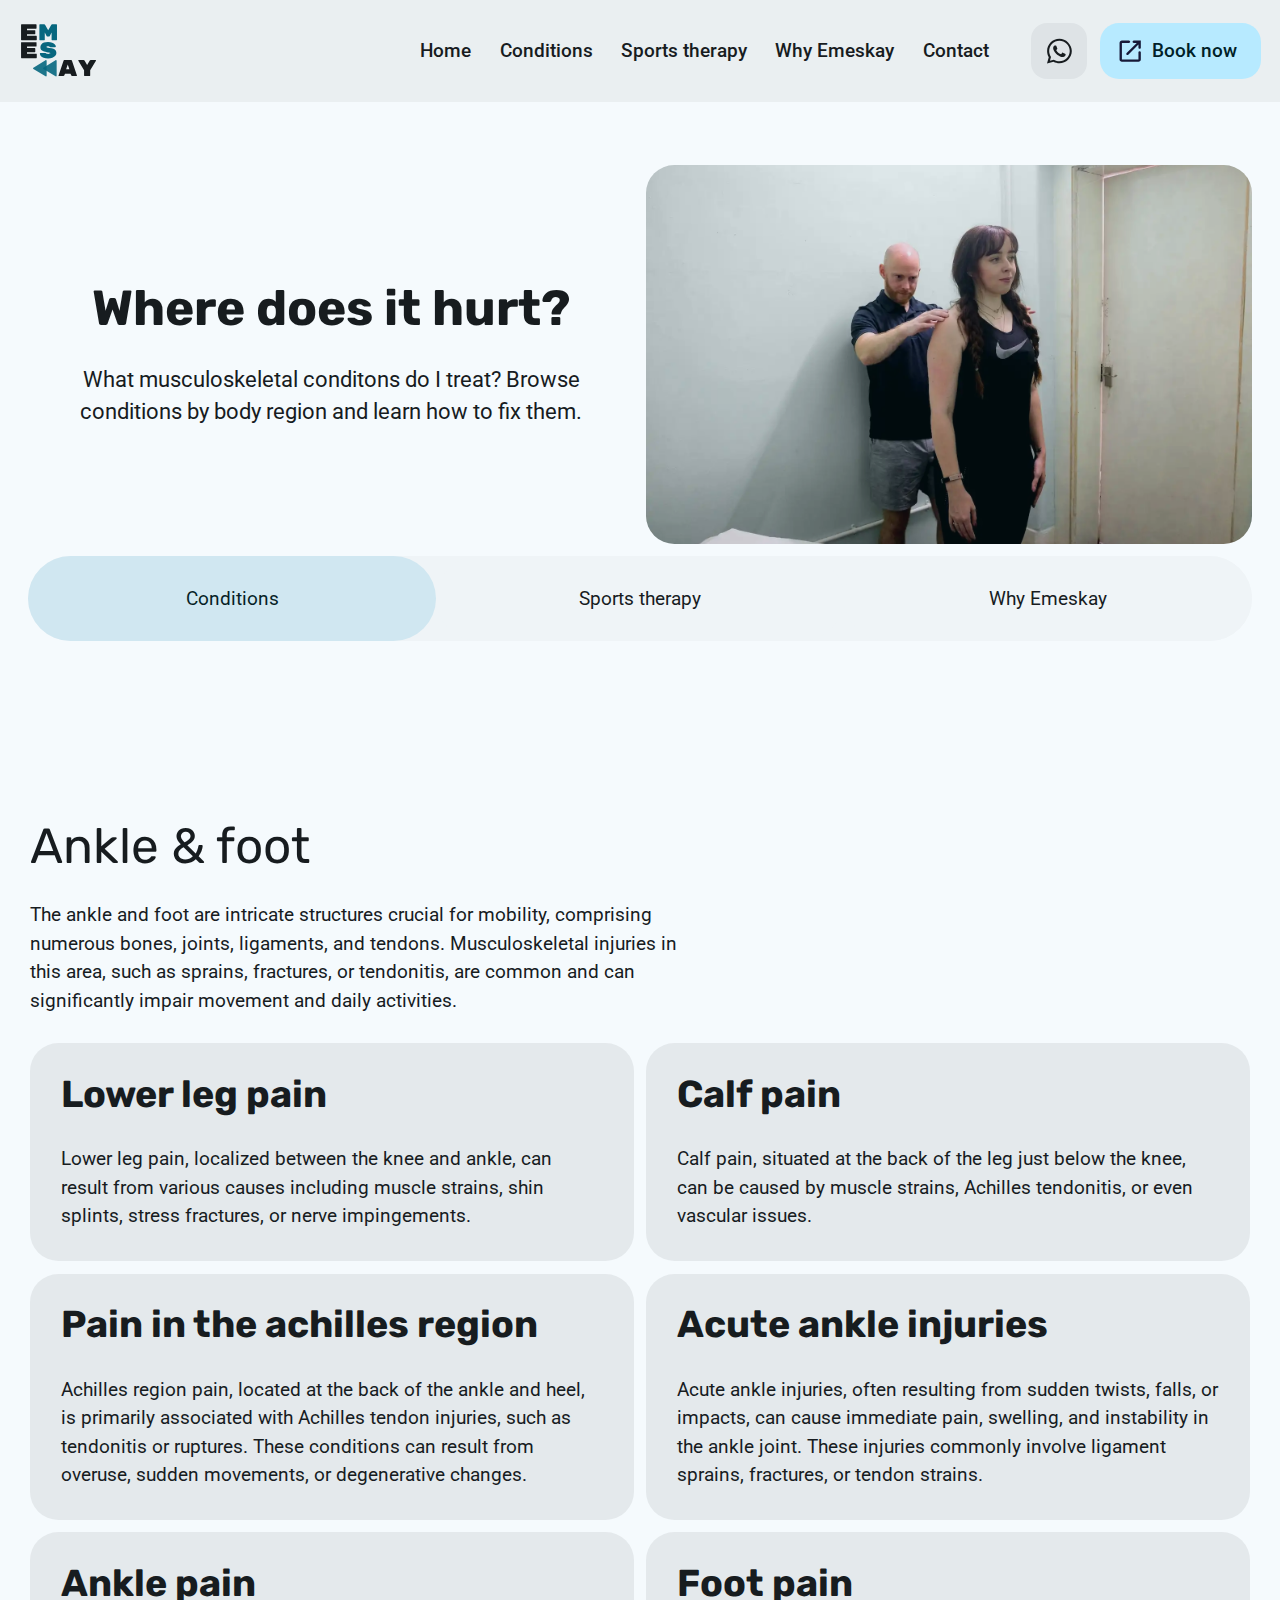
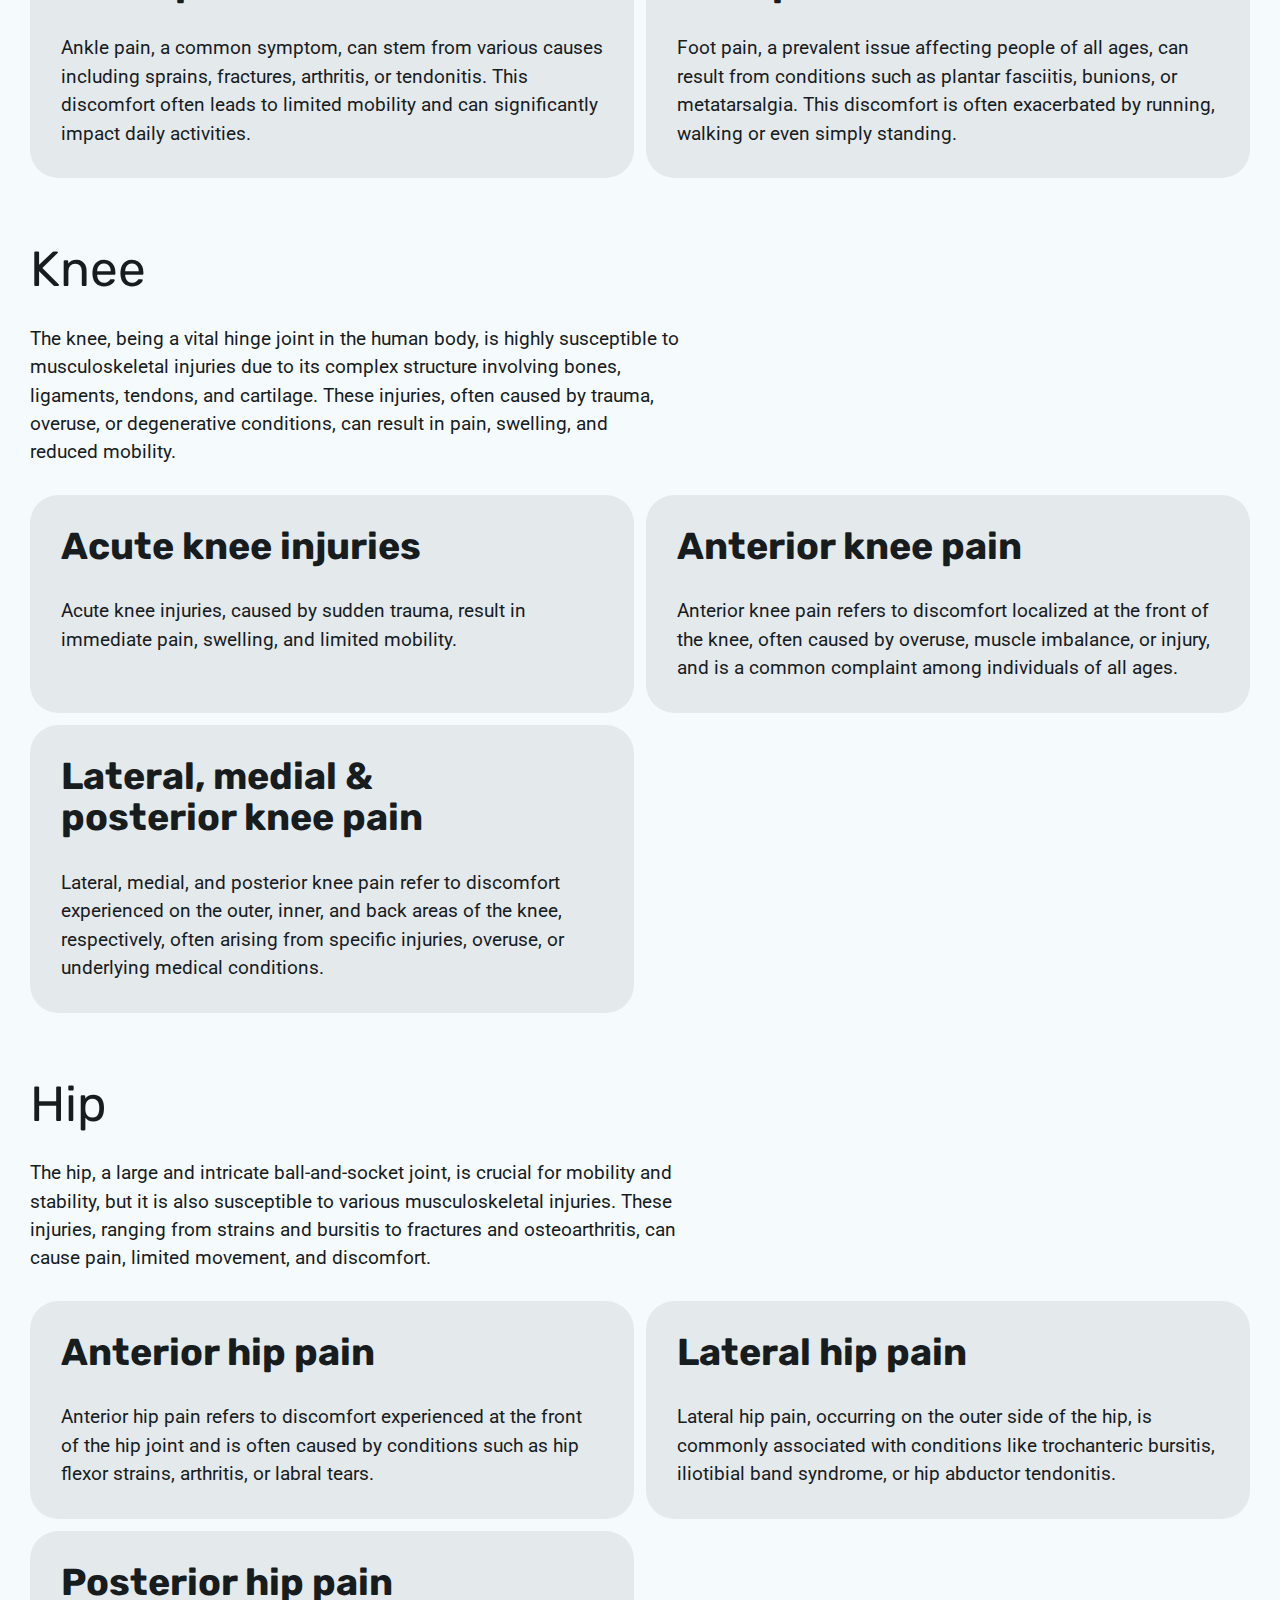
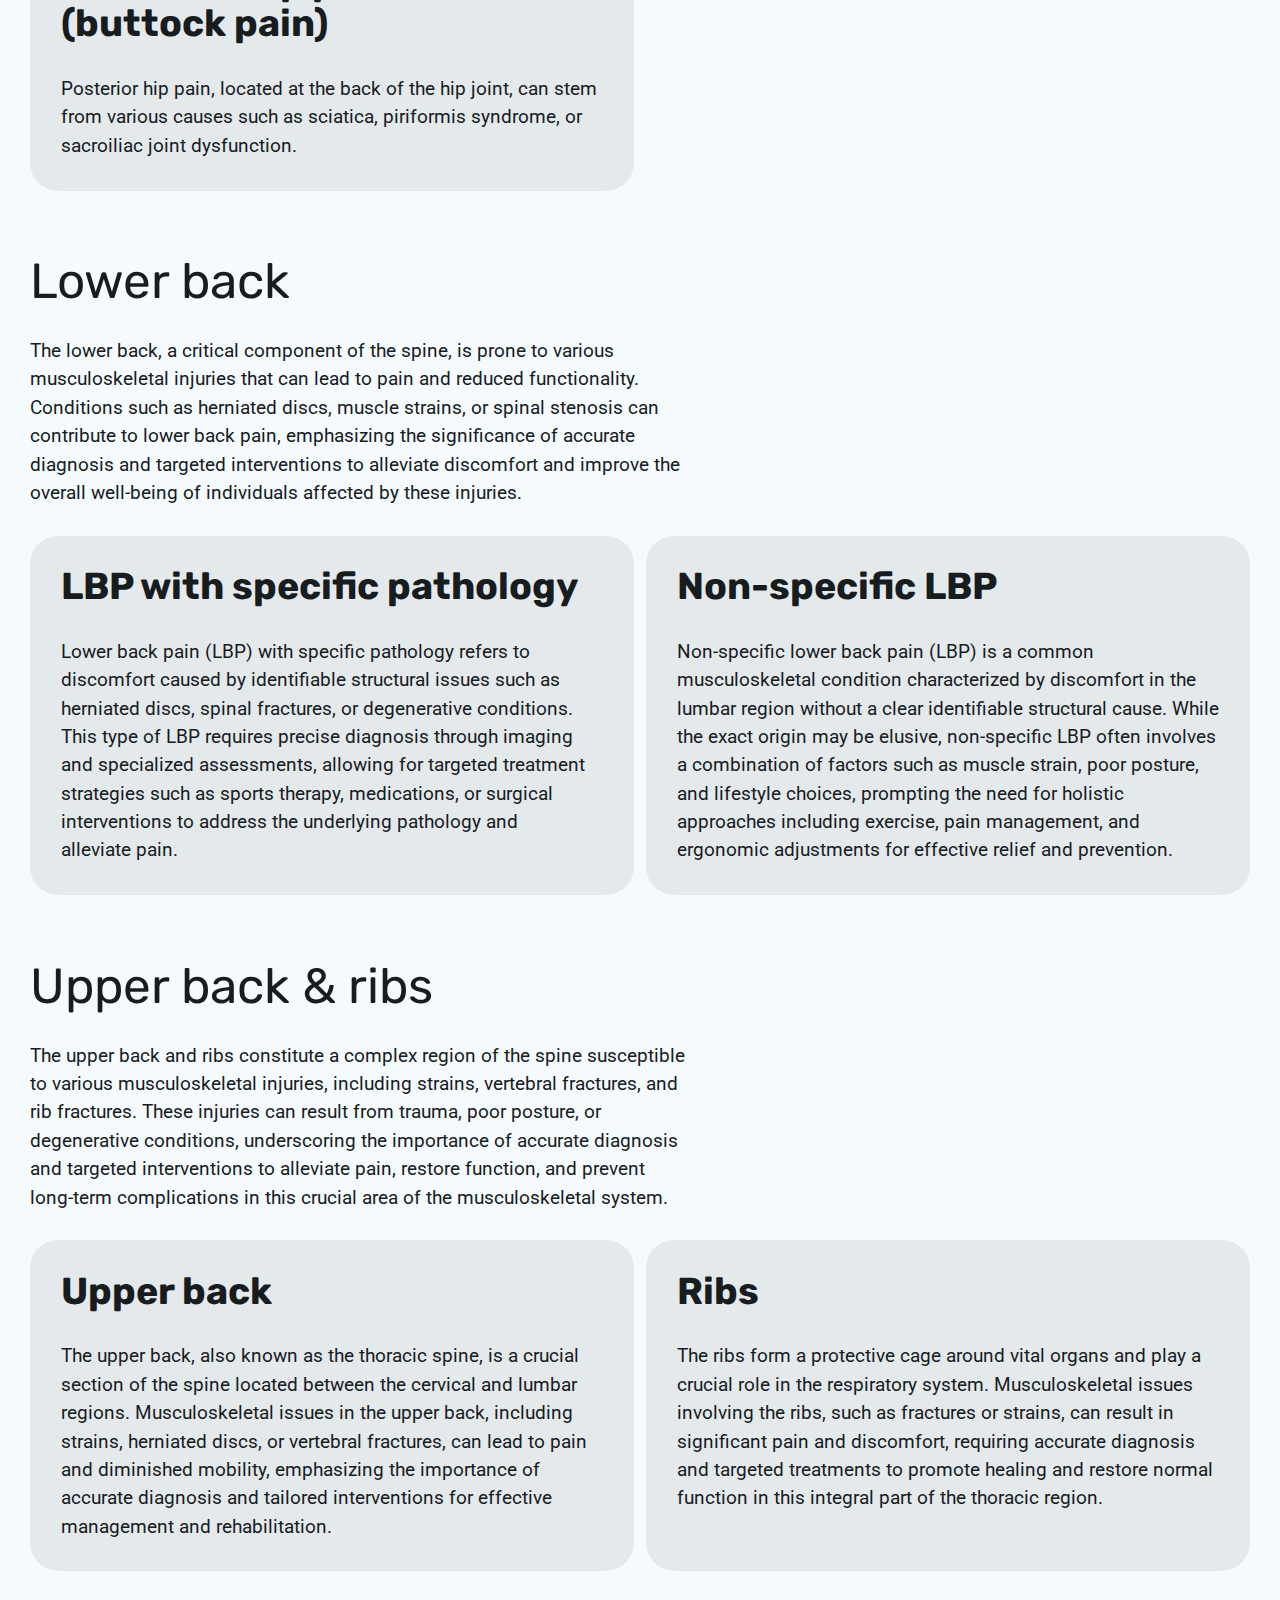
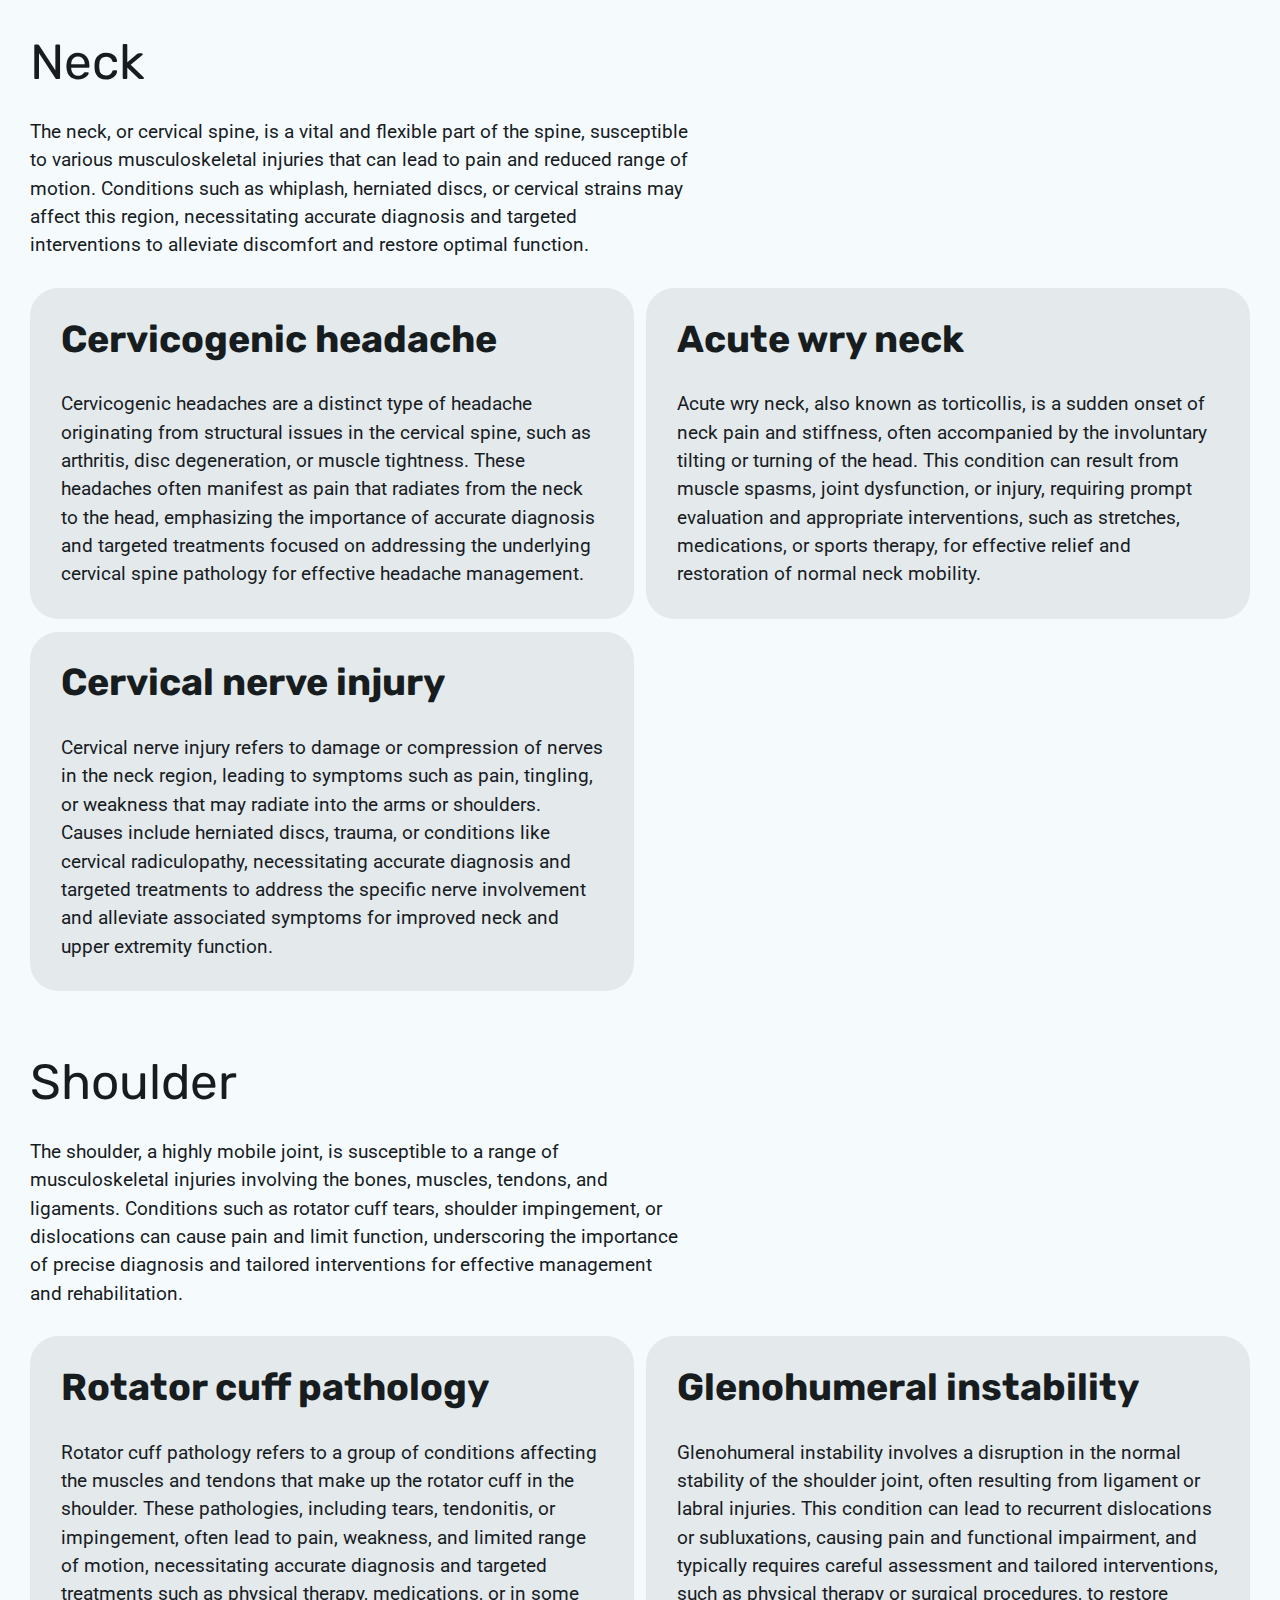
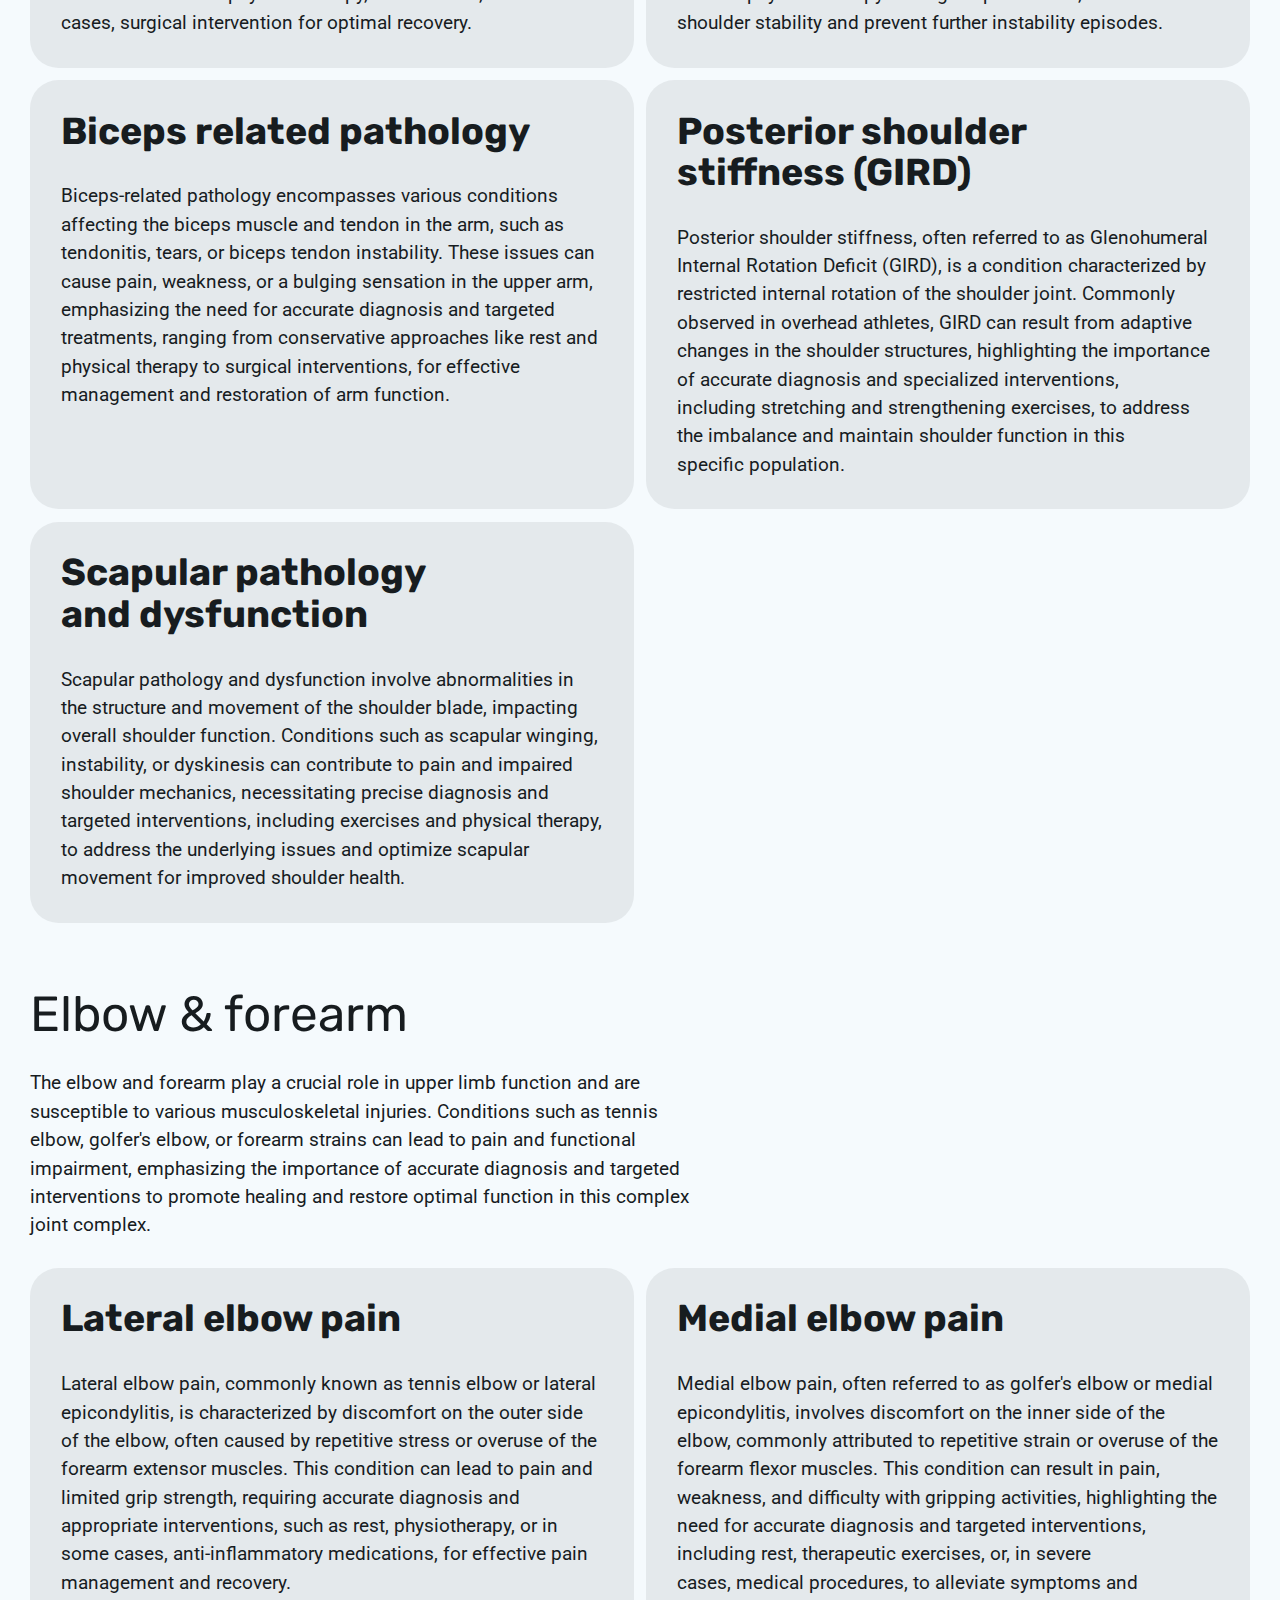
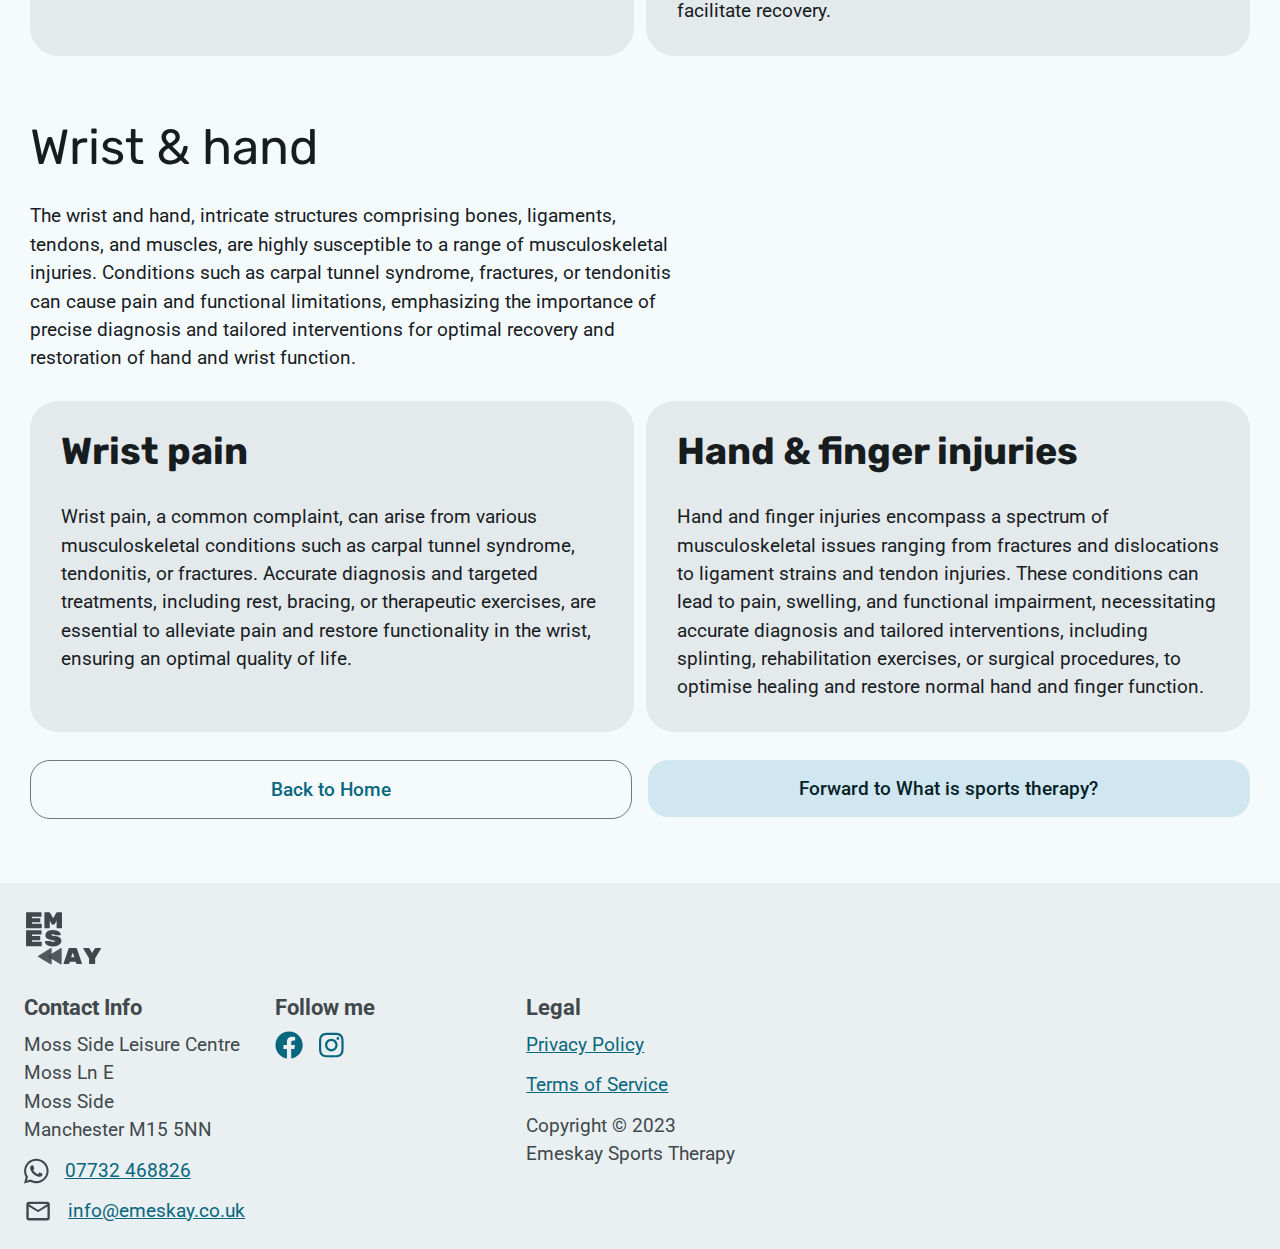
<file: conditions.html>
<!DOCTYPE html>
<html lang="en">

<head>
    <!-- Google tag (gtag.js) -->
<script async src="https://www.googletagmanager.com/gtag/js?id=G-215EQNZ1G9"></script>
<script>
  window.dataLayer = window.dataLayer || [];
  function gtag(){dataLayer.push(arguments);}
  gtag('js', new Date());

  gtag('config', 'G-215EQNZ1G9');
</script>
    <meta charset="UTF-8">
    <meta name="viewport" content="width=device-width, initial-scale=1.0">
    <title>Conditions - Emeskay Sports Therapy</title>
    <meta name="description" content="Suffering from muscle or joint pain? I treat a wide range of sports injuries & musculoskeletal conditions in Manchester. Explore which common aches & injuries I can help you regain pain-free movement from & get back to your best." />
    <link rel="stylesheet" href="scss/style.css" type="text/css">
    <!--<script defer src="./main.js"></script>-->
</head>

<body class="window" id="conditions">
    <header class="window-header">
    <div class="top-app-bar">
        <img class="top-app-bar__logo" src="images/emeskay-logo/emeskay-logo-primary-light.svg" alt="Emeskay colour logo on a light background" width="92" height="24">
        <div class="top-app-bar__sub-container">
        <nav>
            <ul class="top-app-bar__menu">
                <li class="top-app-bar__label"><a href="/">Home</a></li>
                <li class="top-app-bar__label"><a href="conditions.html">Conditions</a></li>
                <li class="top-app-bar__label"><a href="sports-therapy.html">Sports therapy</a></li>
                <li class="top-app-bar__label"><a href="why-emeskay.html">Why Emeskay</a></li>
                <li class="top-app-bar__label"><a href="contact.html">Contact</a></li>
            </ul>
        </nav>
        <div class="top-app-bar__fab-container">   
            <a class="fab" href="https://wa.me/447732468826" target="_blank"><svg aria-hidden="true" xmlns="http://www.w3.org/2000/svg" height="1rem" viewBox="0 0 448 512"><!--! Font Awesome Free 6.4.2 by @fontawesome - https://fontawesome.com License - https://fontawesome.com/license (Commercial License) Copyright 2023 Fonticons, Inc. --><path d="M380.9 97.1C339 55.1 283.2 32 223.9 32c-122.4 0-222 99.6-222 222 0 39.1 10.2 77.3 29.6 111L0 480l117.7-30.9c32.4 17.7 68.9 27 106.1 27h.1c122.3 0 224.1-99.6 224.1-222 0-59.3-25.2-115-67.1-157zm-157 341.6c-33.2 0-65.7-8.9-94-25.7l-6.7-4-69.8 18.3L72 359.2l-4.4-7c-18.5-29.4-28.2-63.3-28.2-98.2 0-101.7 82.8-184.5 184.6-184.5 49.3 0 95.6 19.2 130.4 54.1 34.8 34.9 56.2 81.2 56.1 130.5 0 101.8-84.9 184.6-186.6 184.6zm101.2-138.2c-5.5-2.8-32.8-16.2-37.9-18-5.1-1.9-8.8-2.8-12.5 2.8-3.7 5.6-14.3 18-17.6 21.8-3.2 3.7-6.5 4.2-12 1.4-32.6-16.3-54-29.1-75.5-66-5.7-9.8 5.7-9.1 16.3-30.3 1.8-3.7.9-6.9-.5-9.7-1.4-2.8-12.5-30.1-17.1-41.2-4.5-10.8-9.1-9.3-12.5-9.5-3.2-.2-6.9-.2-10.6-.2-3.7 0-9.7 1.4-14.8 6.9-5.1 5.6-19.4 19-19.4 46.3 0 27.3 19.9 53.7 22.6 57.4 2.8 3.7 39.1 59.7 94.8 83.8 35.2 15.2 49 16.5 66.6 13.9 10.7-1.6 32.8-13.4 37.4-26.4 4.6-13 4.6-24.1 3.2-26.4-1.3-2.5-5-3.9-10.5-6.6z"/></svg></a>
            <a class="extended-fab-container" href="https://app.rehabguru.com/appointments/d46ed75c4c00969246d2ecd765363815%3A437f6f2c94772fb506ee2311d28f4db0f1dc7c88b6fdb7c0c31905dbb8bc3dd7">
                <div class="extended-fab">
                    <svg aria-hidden="true" xmlns="http://www.w3.org/2000/svg" height="24" viewBox="0 -960 960 960" width="24"><path d="M200-120q-33 0-56.5-23.5T120-200v-560q0-33 23.5-56.5T200-840h240q17 0 28.5 11.5T480-800q0 17-11.5 28.5T440-760H200v560h560v-240q0-17 11.5-28.5T800-480q17 0 28.5 11.5T840-440v240q0 33-23.5 56.5T760-120H200Zm560-584L416-360q-11 11-28 11t-28-11q-11-11-11-28t11-28l344-344H600q-17 0-28.5-11.5T560-800q0-17 11.5-28.5T600-840h240v240q0 17-11.5 28.5T800-560q-17 0-28.5-11.5T760-600v-104Z"/></svg>
                    <span class="extended-fab__label">Book now</span>
                </div>
            </a>
        </div>
    </div>
    </div>

    
</header>

<main class="body-region">
    <header class="hero">
        <div class="hero__wrapper">
            <div class="hero__grid-layout">
            <div class="hero__grid-layout hero__grid-layout--intrinsic-cols">
            <div class="hero__content">
                <h1 class="hero__title">Where does it hurt?</h1>
                <p class="hero__supporting-text">What musculoskeletal conditons do I treat? Browse conditions by body region and learn how to fix them.</p>  
                </div>
            <picture class="image-tint">
                <source type="image/webp"
                            srcset="images/conditions-i-treat/conditions-i-treat-2250.webp 2250w,
                                    images/conditions-i-treat/conditions-i-treat-1500.webp 1500w,
                                    images/conditions-i-treat/conditions-i-treat-750.webp 750w" />

                        <source type="image/jpeg"
                            srcset="images/conditions-i-treat/conditions-i-treat-2250.jpeg 2250w,
                                    images/conditions-i-treat/conditions-i-treat-1500.jpeg 1500w,
                                    images/conditions-i-treat/conditions-i-treat-750.jpeg 750w" />

                        <img class="b-card__image" src="images/conditions-i-treat/conditions-i-treat-750.jpeg"
                            alt="A framed anatomical chart hangs on a white wall" width="567" height="378"
                            loading="lazy" decoding="async"/>
            </picture>
            </div>
            
            
                <div class="segmented-button">
                    <a class="segmented-button__left segmented-button__active" href="conditions.html">Conditions</a>
                    <a class="segmented-button__middle" href="sports-therapy.html">Sports therapy</a>
                    <a class="segmented-button__right" href="why-emeskay.html">Why Emeskay</a>
                </div>
            
            </div>
            </div>
            </header>
        
        <div class="container stack-lg">
        <section class="ankle-foot">
            <h2 class="secondary-heading">Ankle & foot</h2>
            <p>The ankle and foot are intricate structures crucial for mobility, comprising numerous bones, joints, ligaments, and tendons. Musculoskeletal injuries in this area, such as sprains, fractures, or tendonitis, are common and can significantly impair movement and daily activities.</p>
            <div class="cards-container">
                <a href="#lower-leg-pain" class="b-card b-card--filled">
                    <div class="b-card__content-container"> 
                    <h3 class="b-card__title">Lower leg pain</h3>
                    <p class="b-card__supporting-text">Lower leg pain, localized between the knee and ankle, can result from various causes including muscle strains, shin splints, stress fractures, or nerve impingements.</p>
                    </div>
                </a>
                <a href="#calf-pain" class="b-card b-card--filled">
                    <div class="b-card__content-container">
                    <h3 class="b-card__title">Calf pain</h3>
                    <p class="b-card__supporting-text">Calf pain, situated at the back of the leg just below the knee, can be caused by muscle strains, Achilles tendonitis, or even vascular issues.</p>
                    </div>
                </a>
                <a href="#pain-achilles-region" class="b-card b-card--filled">
                    <div class="b-card__content-container">
                    <h3 class="b-card__title">Pain in the achilles region</h3>
                    <p class="b-card__supporting-text">Achilles region pain, located at the back of the ankle and heel, is primarily associated with Achilles tendon injuries, such as tendonitis or ruptures. These conditions can result from overuse, sudden movements, or degenerative changes.</p>
                    </div>
                </a>
                <a href="#acute-ankle-injuries" class="b-card b-card--filled">  
                    <div class="b-card__content-container">
                    <h3 class="b-card__title">Acute ankle injuries</h3>
                    <p class="b-card__supporting-text">Acute ankle injuries, often resulting from sudden twists, falls, or impacts, can cause immediate pain, swelling, and instability in the ankle joint. These injuries commonly involve ligament sprains, fractures, or tendon strains.</p>
                    </div>
                </a>
                <a href="#ankle-pain" class="b-card b-card--filled">  
                    <div class="b-card__content-container">
                    <h3 class="b-card__title">Ankle pain</h3>
                    <p class="b-card__supporting-text">Ankle pain, a common symptom, can stem from various causes including sprains, fractures, arthritis, or tendonitis. This discomfort often leads to limited mobility and can significantly impact daily activities.</p>
                    </div>
                </a>
                <a href="#foot-pain" class="b-card b-card--filled">  
                    <div class="b-card__content-container">
                    <h3 class="b-card__title">Foot pain</h3>
                    <p class="b-card__supporting-text">Foot pain, a prevalent issue affecting people of all ages, can result from conditions such as plantar fasciitis, bunions, or metatarsalgia. This discomfort is often exacerbated by running, walking or even simply standing.</p>
                    </div>
                </a>
            </div>  
        </section>
        <section class="knee">
            <h2 class="secondary-heading">Knee</h2>
            <p>The knee, being a vital hinge joint in the human body, is highly susceptible to musculoskeletal injuries due to its complex structure involving bones, ligaments, tendons, and cartilage. These injuries, often caused by trauma, overuse, or degenerative conditions, can result in pain, swelling, and reduced mobility.</p>
            <div class="cards-container">
                <a href="#acute-knee-injuries" class="b-card b-card--filled">  
                    <div class="b-card__content-container">
                    <h3 class="b-card__title">Acute knee injuries</h3>
                    <p class="b-card__supporting-text">Acute knee injuries, caused by sudden trauma, result in immediate pain, swelling, and limited mobility.</p>
                    </div>
                </a>
                <a href="#anterior-knee-pain" class="b-card b-card--filled">  
                    <div class="b-card__content-container">
                    <h3 class="b-card__title">Anterior knee pain</h3>
                    <p class="b-card__supporting-text">Anterior knee pain refers to discomfort localized at the front of the knee, often caused by overuse, muscle imbalance, or injury, and is a common complaint among individuals of all ages.</p>
                    </div>
                </a>
                <a href="#lateral-medial-posterior-knee-pain" class="b-card b-card--filled">  
                    <div class="b-card__content-container">
                    <h3 class="b-card__title">Lateral, medial & posterior knee pain</h3>
                    <p class="b-card__supporting-text">Lateral, medial, and posterior knee pain refer to discomfort experienced on the outer, inner, and back areas of the knee, respectively, often arising from specific injuries, overuse, or underlying medical conditions.</p>
                    </div>
                </a>
            </div>
        </section>
        <section class="hip">
            <h2 class="secondary-heading">Hip</h2>
            <p>The hip, a large and intricate ball-and-socket joint, is crucial for mobility and stability, but it is also susceptible to various musculoskeletal injuries. These injuries, ranging from strains and bursitis to fractures and osteoarthritis, can cause pain, limited movement, and discomfort.</p>
            <div class="cards-container">
                <a href="#anterior-hip-pain" class="b-card b-card--filled">  
                    <div class="b-card__content-container">
                    <h3 class="b-card__title">Anterior hip pain</h3>
                    <p class="b-card__supporting-text">Anterior hip pain refers to discomfort experienced at the front of the hip joint and is often caused by conditions such as hip flexor strains, arthritis, or labral tears.</p>
                    </div>
                </a>
                <a href="#lateral-hip-pain" class="b-card b-card--filled">  
                    <div class="b-card__content-container">
                    <h3 class="b-card__title">Lateral hip pain</h3>
                    <p class="b-card__supporting-text">Lateral hip pain, occurring on the outer side of the hip, is commonly associated with conditions like trochanteric bursitis, iliotibial band syndrome, or hip abductor tendonitis.</p>
                    </div>
                </a>
                <a href="#posterior-hip-pain" class="b-card b-card--filled">  
                    <div class="b-card__content-container">
                    <h3 class="b-card__title">Posterior hip pain (buttock pain)</h3>
                    <p class="b-card__supporting-text">Posterior hip pain, located at the back of the hip joint, can stem from various causes such as sciatica, piriformis syndrome, or sacroiliac joint dysfunction.</p>
                    </div>
                </a>
            </div>
        </section>
        <section>
            <h2 class="secondary-heading">Lower back</h2>
            <p>The lower back, a critical component of the spine, is prone to various musculoskeletal injuries that can lead to pain and reduced functionality. Conditions such as herniated discs, muscle strains, or spinal stenosis can contribute to lower back pain, emphasizing the significance of accurate diagnosis and targeted interventions to alleviate discomfort and improve the overall well-being of individuals affected by these injuries.</p>
            <div class="cards-container">
                <a href="#" class="b-card b-card--filled">
                    <div class="b-card__content-container">
                        <h3 class="b-card__title">LBP with specific pathology</h3>
                        <p class="b-card__supporting-text">Lower back pain (LBP) with specific pathology refers to discomfort caused by identifiable structural issues such as herniated discs, spinal fractures, or degenerative conditions. This type of LBP requires precise diagnosis through imaging and specialized assessments, allowing for targeted treatment strategies such as sports therapy, medications, or surgical interventions to address the underlying pathology and alleviate pain.</p>
                    </div>
                </a>
                <a href="#" class="b-card b-card--filled">
                    <div class="b-card__content-container">
                        <h3 class="b-card__title">Non-specific LBP</h3>
                        <p class="b-card__supporting-text">Non-specific lower back pain (LBP) is a common musculoskeletal condition characterized by discomfort in the lumbar region without a clear identifiable structural cause. While the exact origin may be elusive, non-specific LBP often involves a combination of factors such as muscle strain, poor posture, and lifestyle choices, prompting the need for holistic approaches including exercise, pain management, and ergonomic adjustments for effective relief and prevention.</p>
                    </div>
                </a>
            </div>
        </section>
        <section>
            <h2 class="secondary-heading">Upper back & ribs</h2>
            <p>The upper back and ribs constitute a complex region of the spine susceptible to various musculoskeletal injuries, including strains, vertebral fractures, and rib fractures. These injuries can result from trauma, poor posture, or degenerative conditions, underscoring the importance of accurate diagnosis and targeted interventions to alleviate pain, restore function, and prevent long-term complications in this crucial area of the musculoskeletal system.</p>
            <div class="cards-container">
                <a href="#" class="b-card b-card--filled">
                    <div class="b-card__content-container">
                        <h3 class="b-card__title">Upper back</h3>
                        <p class="b-card__supporting-text">The upper back, also known as the thoracic spine, is a crucial section of the spine located between the cervical and lumbar regions. Musculoskeletal issues in the upper back, including strains, herniated discs, or vertebral fractures, can lead to pain and diminished mobility, emphasizing the importance of accurate diagnosis and tailored interventions for effective management and rehabilitation.</p>
                    </div>
                </a>
                <a href="#" class="b-card b-card--filled">
                    <div class="b-card__content-container">
                        <h3 class="b-card__title">Ribs</h3>
                        <p class="b-card__supporting-text">The ribs form a protective cage around vital organs and play a crucial role in the respiratory system. Musculoskeletal issues involving the ribs, such as fractures or strains, can result in significant pain and discomfort, requiring accurate diagnosis and targeted treatments to promote healing and restore normal function in this integral part of the thoracic region.</p>
                    </div>
                </a>
            </div>
        </section>
        <section>
            <h2 class="secondary-heading">Neck</h2>
            <p>The neck, or cervical spine, is a vital and flexible part of the spine, susceptible to various musculoskeletal injuries that can lead to pain and reduced range of motion. Conditions such as whiplash, herniated discs, or cervical strains may affect this region, necessitating accurate diagnosis and targeted interventions to alleviate discomfort and restore optimal function.</p>
            <div class="cards-container">
                <a href="#" class="b-card b-card--filled">
                    <div class="b-card__content-container">
                        <h3 class="b-card__title">Cervicogenic headache</h3>
                        <p class="b-card__supporting-text">Cervicogenic headaches are a distinct type of headache originating from structural issues in the cervical spine, such as arthritis, disc degeneration, or muscle tightness. These headaches often manifest as pain that radiates from the neck to the head, emphasizing the importance of accurate diagnosis and targeted treatments focused on addressing the underlying cervical spine pathology for effective headache management.</p>
                    </div>
                </a>
                <a href="#" class="b-card b-card--filled">
                    <div class="b-card__content-container">
                        <h3 class="b-card__title">Acute wry neck</h3>
                        <p class="b-card__supporting-text">Acute wry neck, also known as torticollis, is a sudden onset of neck pain and stiffness, often accompanied by the involuntary tilting or turning of the head. This condition can result from muscle spasms, joint dysfunction, or injury, requiring prompt evaluation and appropriate interventions, such as stretches, medications, or sports therapy, for effective relief and restoration of normal neck mobility.</p>
                    </div>
                </a>
                <a href="#" class="b-card b-card--filled">
                    <div class="b-card__content-container">
                        <h3 class="b-card__title">Cervical nerve injury</h3>
                        <p class="b-card__supporting-text">Cervical nerve injury refers to damage or compression of nerves in the neck region, leading to symptoms such as pain, tingling, or weakness that may radiate into the arms or shoulders. Causes include herniated discs, trauma, or conditions like cervical radiculopathy, necessitating accurate diagnosis and targeted treatments to address the specific nerve involvement and alleviate associated symptoms for improved neck and upper extremity function.</p>
                    </div>
                </a>
            </div>
        </section>
        <section>
            <h2 class="secondary-heading">Shoulder</h2>
            <p>The shoulder, a highly mobile joint, is susceptible to a range of musculoskeletal injuries involving the bones, muscles, tendons, and ligaments. Conditions such as rotator cuff tears, shoulder impingement, or dislocations can cause pain and limit function, underscoring the importance of precise diagnosis and tailored interventions for effective management and rehabilitation.</p>
            <div class="cards-container">
                <a href="#" class="b-card b-card--filled">
                    <div class="b-card__content-container">
                        <h3 class="b-card__title">Rotator cuff pathology</h3>
                        <p class="b-card__supporting-text">
                            Rotator cuff pathology refers to a group of conditions affecting the muscles and tendons that make up the rotator cuff in the shoulder. These pathologies, including tears, tendonitis, or impingement, often lead to pain, weakness, and limited range of motion, necessitating accurate diagnosis and targeted treatments such as physical therapy, medications, or in some cases, surgical intervention for optimal recovery.</p>
                    </div>
                </a>
                <a href="#" class="b-card b-card--filled">
                    <div class="b-card__content-container">
                        <h3 class="b-card__title">Glenohumeral instability</h3>
                        <p class="b-card__supporting-text">Glenohumeral instability involves a disruption in the normal stability of the shoulder joint, often resulting from ligament or labral injuries. This condition can lead to recurrent dislocations or subluxations, causing pain and functional impairment, and typically requires careful assessment and tailored interventions, such as physical therapy or surgical procedures, to restore shoulder stability and prevent further instability episodes.</p>
                    </div>
                </a>
                <a href="#" class="b-card b-card--filled">
                    <div class="b-card__content-container">
                        <h3 class="b-card__title">Biceps related pathology</h3>
                        <p class="b-card__supporting-text">Biceps-related pathology encompasses various conditions affecting the biceps muscle and tendon in the arm, such as tendonitis, tears, or biceps tendon instability. These issues can cause pain, weakness, or a bulging sensation in the upper arm, emphasizing the need for accurate diagnosis and targeted treatments, ranging from conservative approaches like rest and physical therapy to surgical interventions, for effective management and restoration of arm function.</p>
                    </div>
                </a>
                <a href="#" class="b-card b-card--filled">
                    <div class="b-card__content-container">
                        <h3 class="b-card__title">Posterior shoulder stiffness (GIRD)</h3>
                        <p class="b-card__supporting-text">Posterior shoulder stiffness, often referred to as Glenohumeral Internal Rotation Deficit (GIRD), is a condition characterized by restricted internal rotation of the shoulder joint. Commonly observed in overhead athletes, GIRD can result from adaptive changes in the shoulder structures, highlighting the importance of accurate diagnosis and specialized interventions, including stretching and strengthening exercises, to address the imbalance and maintain shoulder function in this specific population.</p>
                    </div>
                </a>
                <a href="#" class="b-card b-card--filled">
                    <div class="b-card__content-container">
                        <h3 class="b-card__title">Scapular pathology and dysfunction</h3>
                        <p class="b-card__supporting-text">Scapular pathology and dysfunction involve abnormalities in the structure and movement of the shoulder blade, impacting overall shoulder function. Conditions such as scapular winging, instability, or dyskinesis can contribute to pain and impaired shoulder mechanics, necessitating precise diagnosis and targeted interventions, including exercises and physical therapy, to address the underlying issues and optimize scapular movement for improved shoulder health.</p>
                    </div>
                </a>
            </div>
        </section>
        <section>
            <h2 class="secondary-heading">
                Elbow & forearm
            </h2>
            <p>The elbow and forearm play a crucial role in upper limb function and are susceptible to various musculoskeletal injuries. Conditions such as tennis elbow, golfer's elbow, or forearm strains can lead to pain and functional impairment, emphasizing the importance of accurate diagnosis and targeted interventions to promote healing and restore optimal function in this complex joint complex.</p>
            <div class="cards-container">
                <a href="#" class="b-card b-card--filled">
                    <div class="b-card__content-container">
                        <h3 class="b-card__title">Lateral elbow pain</h3>
                        <p class="b-card__supporting-text">Lateral elbow pain, commonly known as tennis elbow or lateral epicondylitis, is characterized by discomfort on the outer side of the elbow, often caused by repetitive stress or overuse of the forearm extensor muscles. This condition can lead to pain and limited grip strength, requiring accurate diagnosis and appropriate interventions, such as rest, physiotherapy, or in some cases, anti-inflammatory medications, for effective pain management and recovery.</p>
                    </div>
                </a>
                <a href="#" class="b-card b-card--filled">
                    <div class="b-card__content-container">
                        <h3 class="b-card__title">Medial elbow pain</h3>
                        <p class="b-card__supporting-text">Medial elbow pain, often referred to as golfer's elbow or medial epicondylitis, involves discomfort on the inner side of the elbow, commonly attributed to repetitive strain or overuse of the forearm flexor muscles. This condition can result in pain, weakness, and difficulty with gripping activities, highlighting the need for accurate diagnosis and targeted interventions, including rest, therapeutic exercises, or, in severe cases, medical procedures, to alleviate symptoms and facilitate recovery.</p>
                    </div>
                </a>
            </div>
        </section>
        <section>
            <h2 class="secondary-heading">Wrist & hand</h2>
            <p>The wrist and hand, intricate structures comprising bones, ligaments, tendons, and muscles, are highly susceptible to a range of musculoskeletal injuries. Conditions such as carpal tunnel syndrome, fractures, or tendonitis can cause pain and functional limitations, emphasizing the importance of precise diagnosis and tailored interventions for optimal recovery and restoration of hand and wrist function.</p>
            <div class="cards-container">
                <a href="#" class="b-card b-card--filled">
                    <div class="b-card__content-container">
                        <h3 class="b-card__title">Wrist pain</h3>
                        <p class="b-card__supporting-text">Wrist pain, a common complaint, can arise from various musculoskeletal conditions such as carpal tunnel syndrome, tendonitis, or fractures. Accurate diagnosis and targeted treatments, including rest, bracing, or therapeutic exercises, are essential to alleviate pain and restore functionality in the wrist, ensuring an optimal quality of life.</p>
                    </div>
                </a>
                <a href="#" class="b-card b-card--filled">
                    <div class="b-card__content-container">
                        <h3 class="b-card__title">Hand & finger injuries</h3>
                        <p class="b-card__supporting-text">Hand and finger injuries encompass a spectrum of musculoskeletal issues ranging from fractures and dislocations to ligament strains and tendon injuries. These conditions can lead to pain, swelling, and functional impairment, necessitating accurate diagnosis and tailored interventions, including splinting, rehabilitation exercises, or surgical procedures, to optimise healing and restore normal hand and finger function.</p>
                    </div>
                </a>
            </div>
        </section>
        <div class="buttons-container">
            <a class="button button--outlined" href="conditions.html">Back to Home</a>
            <a class="button button--tonal" href="why-emeskay.html">Forward to What is sports therapy?</a>
        </div>
        </div>
    </main>

    <footer>
        <img class="logo-footer" src="images/emeskay-logo/emeskay-logo-on-surface-variant-light.svg"
            alt="Emeskay gray logo on a light background" width="92" height="24">
        <div class="contact-info">
            <h3 class="footer__sub-heading">Contact Info</h3>
            <p class="address">Moss Side Leisure Centre<br>
                Moss Ln E<br>
                Moss Side<br>
                Manchester M15 5NN</p>
            <div class="whatsapp-container">
                <svg aria-hidden="true" xmlns="http://www.w3.org/2000/svg" height="1rem"
                    viewBox="0 0 448 512"><!--! Font Awesome Free 6.4.2 by @fontawesome - https://fontawesome.com License - https://fontawesome.com/license (Commercial License) Copyright 2023 Fonticons, Inc. -->
                    <path
                        d="M380.9 97.1C339 55.1 283.2 32 223.9 32c-122.4 0-222 99.6-222 222 0 39.1 10.2 77.3 29.6 111L0 480l117.7-30.9c32.4 17.7 68.9 27 106.1 27h.1c122.3 0 224.1-99.6 224.1-222 0-59.3-25.2-115-67.1-157zm-157 341.6c-33.2 0-65.7-8.9-94-25.7l-6.7-4-69.8 18.3L72 359.2l-4.4-7c-18.5-29.4-28.2-63.3-28.2-98.2 0-101.7 82.8-184.5 184.6-184.5 49.3 0 95.6 19.2 130.4 54.1 34.8 34.9 56.2 81.2 56.1 130.5 0 101.8-84.9 184.6-186.6 184.6zm101.2-138.2c-5.5-2.8-32.8-16.2-37.9-18-5.1-1.9-8.8-2.8-12.5 2.8-3.7 5.6-14.3 18-17.6 21.8-3.2 3.7-6.5 4.2-12 1.4-32.6-16.3-54-29.1-75.5-66-5.7-9.8 5.7-9.1 16.3-30.3 1.8-3.7.9-6.9-.5-9.7-1.4-2.8-12.5-30.1-17.1-41.2-4.5-10.8-9.1-9.3-12.5-9.5-3.2-.2-6.9-.2-10.6-.2-3.7 0-9.7 1.4-14.8 6.9-5.1 5.6-19.4 19-19.4 46.3 0 27.3 19.9 53.7 22.6 57.4 2.8 3.7 39.1 59.7 94.8 83.8 35.2 15.2 49 16.5 66.6 13.9 10.7-1.6 32.8-13.4 37.4-26.4 4.6-13 4.6-24.1 3.2-26.4-1.3-2.5-5-3.9-10.5-6.6z" />
                </svg>
                <a class="link" href="tel:07732468826">
                    <span>07732 468826</span>
                </a>
            </div>
            <div class="email-container icons">
                <svg aria-hidden="true" xmlns="http://www.w3.org/2000/svg" height="1rem" viewBox="0 -960 960 960">
                    <path
                        d="M160-160q-33 0-56.5-23.5T80-240v-480q0-33 23.5-56.5T160-800h640q33 0 56.5 23.5T880-720v480q0 33-23.5 56.5T800-160H160Zm640-480L501-453q-5 3-10.5 4.5T480-447q-5 0-10.5-1.5T459-453L160-640v400h640v-400ZM480-520l320-200H160l320 200ZM160-640v10-59 1-32 32-.5 58.5-10 400-400Z" />
                </svg>
                <a class="link" href="mailto:info@emeskay.co.uk">
                    <span>info@emeskay.co.uk</span>
                </a>
            </div>
        </div>
        <div class="social">
            <h3 class="footer__sub-heading">Follow me</h3>
            <div class="social-icons">
                <a href="https://facebook.com/emeskaytherapy" aria-label="facebook-icon" class="icons">
                    <svg aria-hidden="true" xmlns="http://www.w3.org/2000/svg" height="1rem"
                        viewBox="0 0 512 512"><!--! Font Awesome Free 6.4.2 by @fontawesome - https://fontawesome.com License - https://fontawesome.com/license (Commercial License) Copyright 2023 Fonticons, Inc. -->
                        <path
                            d="M504 256C504 119 393 8 256 8S8 119 8 256c0 123.78 90.69 226.38 209.25 245V327.69h-63V256h63v-54.64c0-62.15 37-96.48 93.67-96.48 27.14 0 55.52 4.84 55.52 4.84v61h-31.28c-30.8 0-40.41 19.12-40.41 38.73V256h68.78l-11 71.69h-57.78V501C413.31 482.38 504 379.78 504 256z" />
                    </svg>
                </a>
                <a href="https://instagram.com/matt_emeskay" aria-label="instagram-icon" class="icons">
                    <svg aria-hidden="true" xmlns="http://www.w3.org/2000/svg" height="1rem"
                        viewBox="0 0 448 512"><!--! Font Awesome Free 6.4.2 by @fontawesome - https://fontawesome.com License - https://fontawesome.com/license (Commercial License) Copyright 2023 Fonticons, Inc. -->
                        <path
                            d="M224.1 141c-63.6 0-114.9 51.3-114.9 114.9s51.3 114.9 114.9 114.9S339 319.5 339 255.9 287.7 141 224.1 141zm0 189.6c-41.1 0-74.7-33.5-74.7-74.7s33.5-74.7 74.7-74.7 74.7 33.5 74.7 74.7-33.6 74.7-74.7 74.7zm146.4-194.3c0 14.9-12 26.8-26.8 26.8-14.9 0-26.8-12-26.8-26.8s12-26.8 26.8-26.8 26.8 12 26.8 26.8zm76.1 27.2c-1.7-35.9-9.9-67.7-36.2-93.9-26.2-26.2-58-34.4-93.9-36.2-37-2.1-147.9-2.1-184.9 0-35.8 1.7-67.6 9.9-93.9 36.1s-34.4 58-36.2 93.9c-2.1 37-2.1 147.9 0 184.9 1.7 35.9 9.9 67.7 36.2 93.9s58 34.4 93.9 36.2c37 2.1 147.9 2.1 184.9 0 35.9-1.7 67.7-9.9 93.9-36.2 26.2-26.2 34.4-58 36.2-93.9 2.1-37 2.1-147.8 0-184.8zM398.8 388c-7.8 19.6-22.9 34.7-42.6 42.6-29.5 11.7-99.5 9-132.1 9s-102.7 2.6-132.1-9c-19.6-7.8-34.7-22.9-42.6-42.6-11.7-29.5-9-99.5-9-132.1s-2.6-102.7 9-132.1c7.8-19.6 22.9-34.7 42.6-42.6 29.5-11.7 99.5-9 132.1-9s102.7-2.6 132.1 9c19.6 7.8 34.7 22.9 42.6 42.6 11.7 29.5 9 99.5 9 132.1s2.7 102.7-9 132.1z" />
                    </svg>
                </a>
            </div>
        </div>
        <div class="legal">
            <h3 class="footer__sub-heading">Legal</h3>
            <p><a class="link" href="#">Privacy Policy</a></p>
            <p><a class="link" href="#">Terms of Service</a></p>
            <p>Copyright © 2023 Emeskay Sports Therapy</p>
        </div>
    </footer>
</body>
</html>
</file>
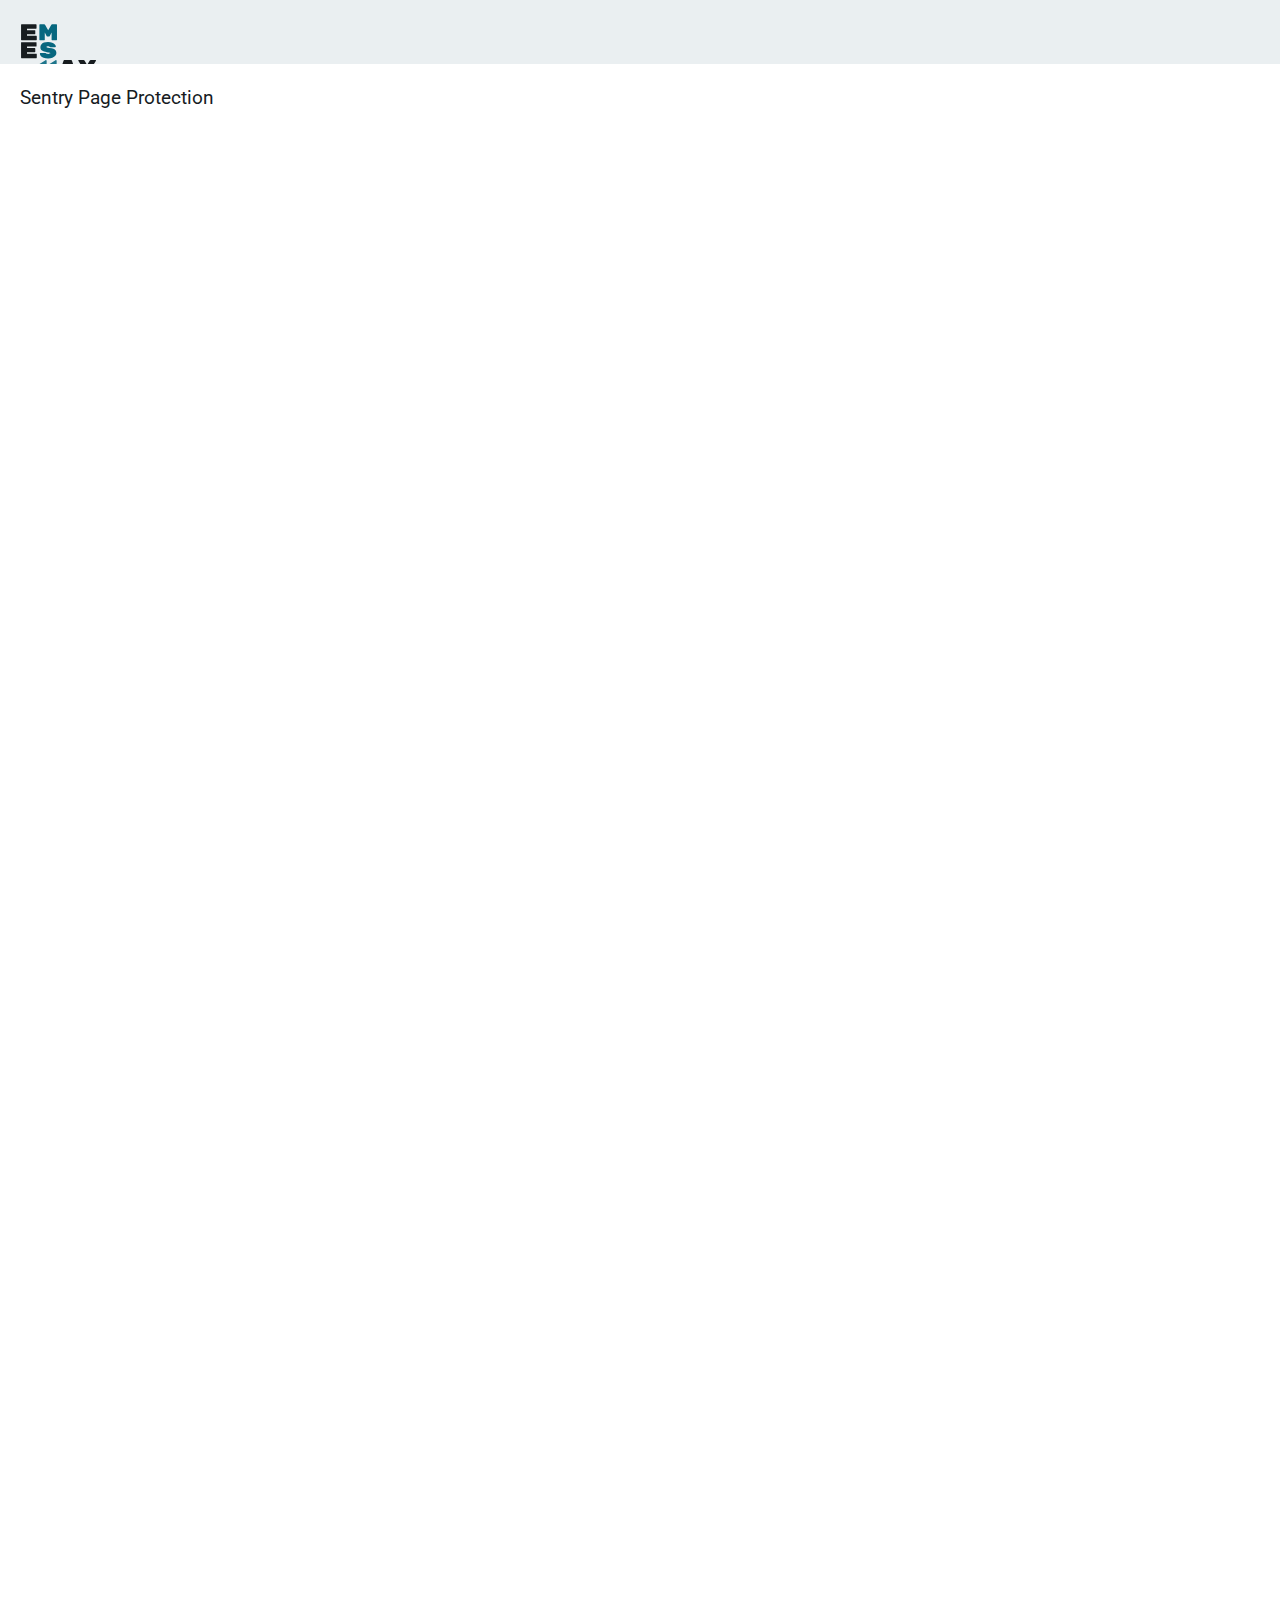
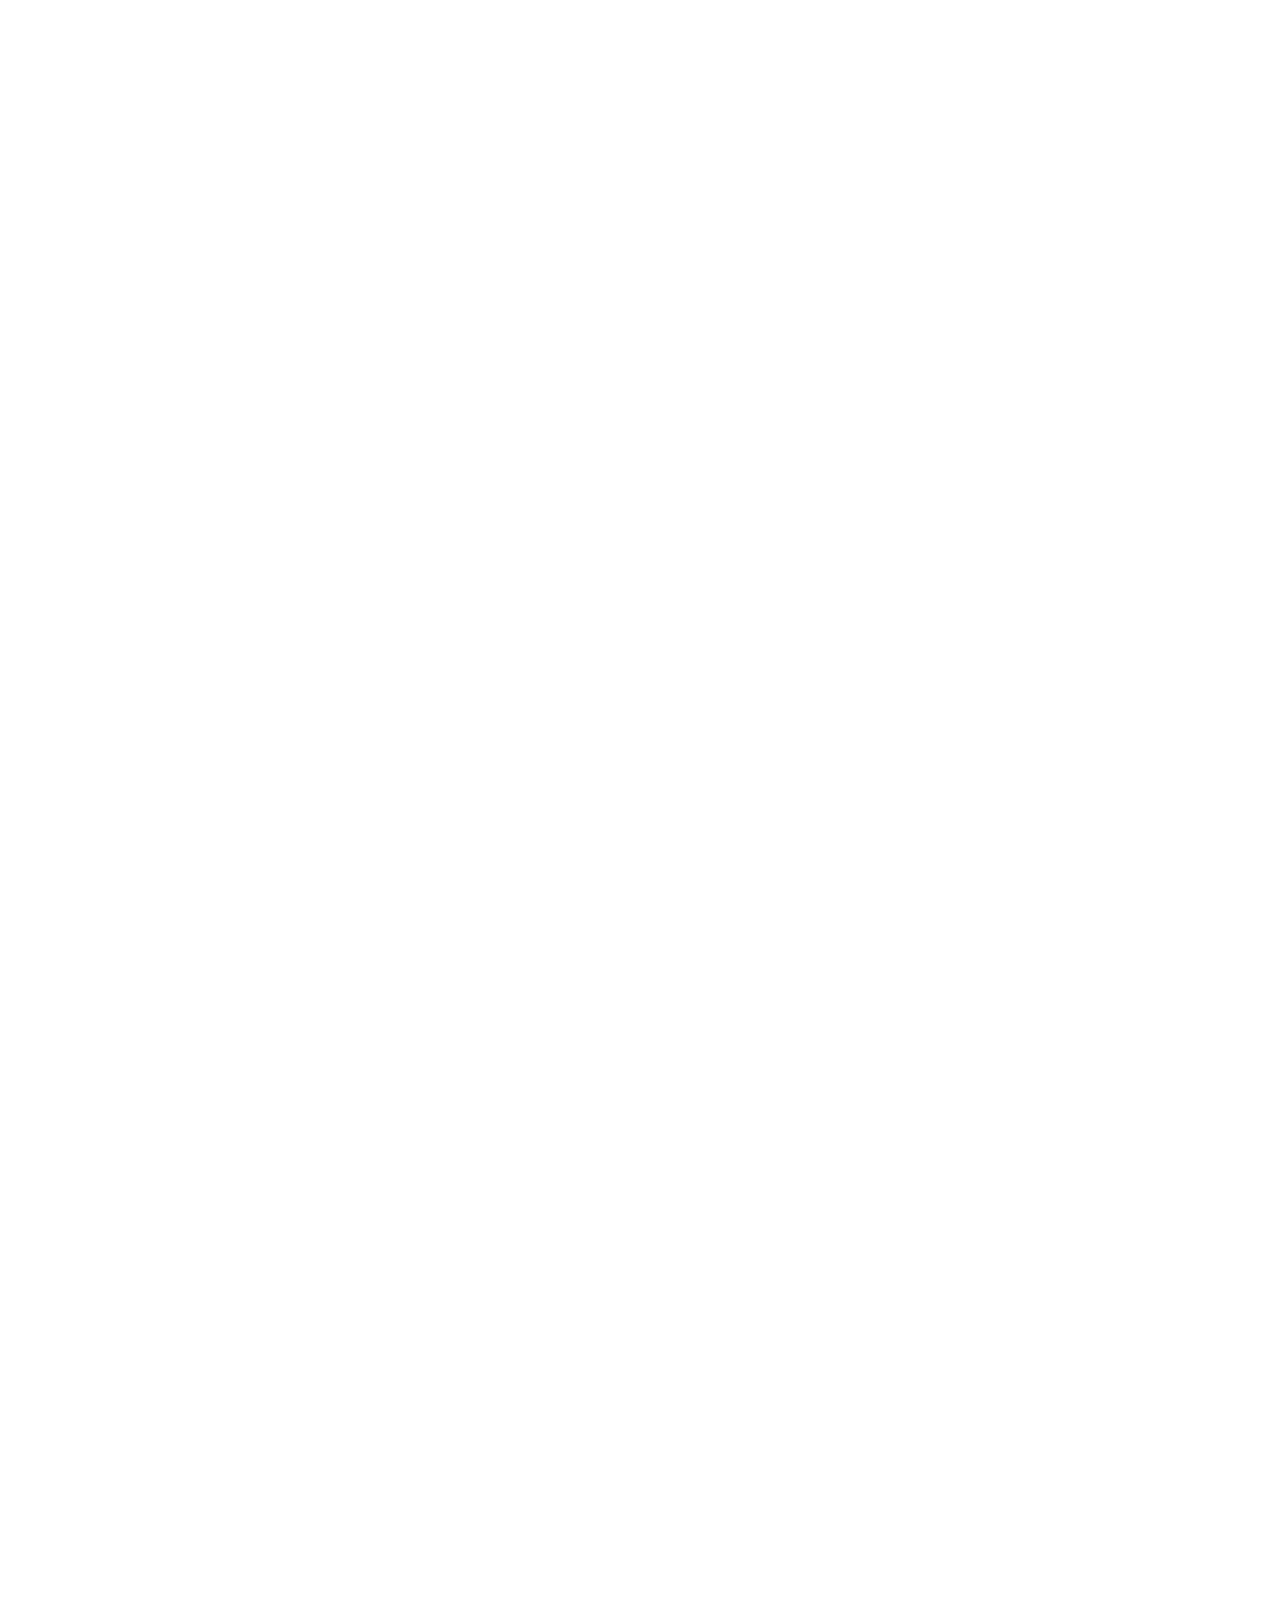
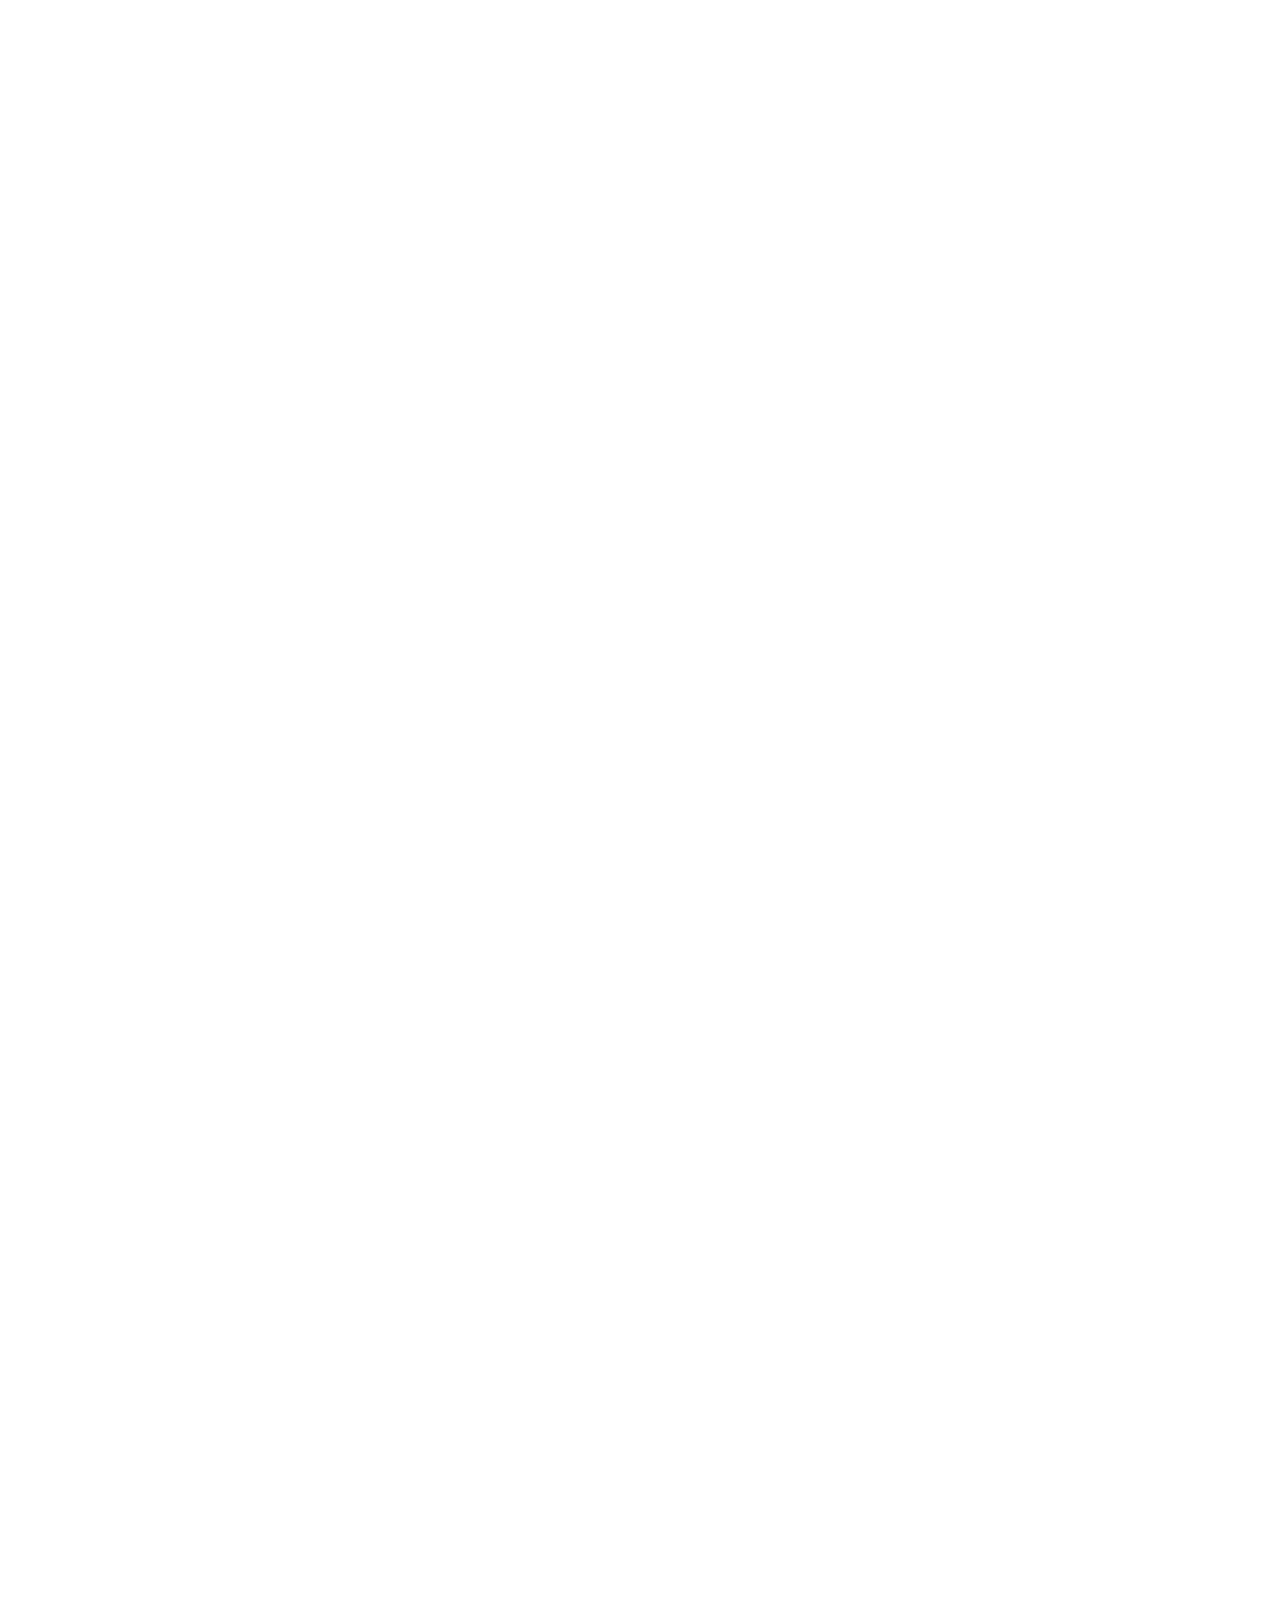
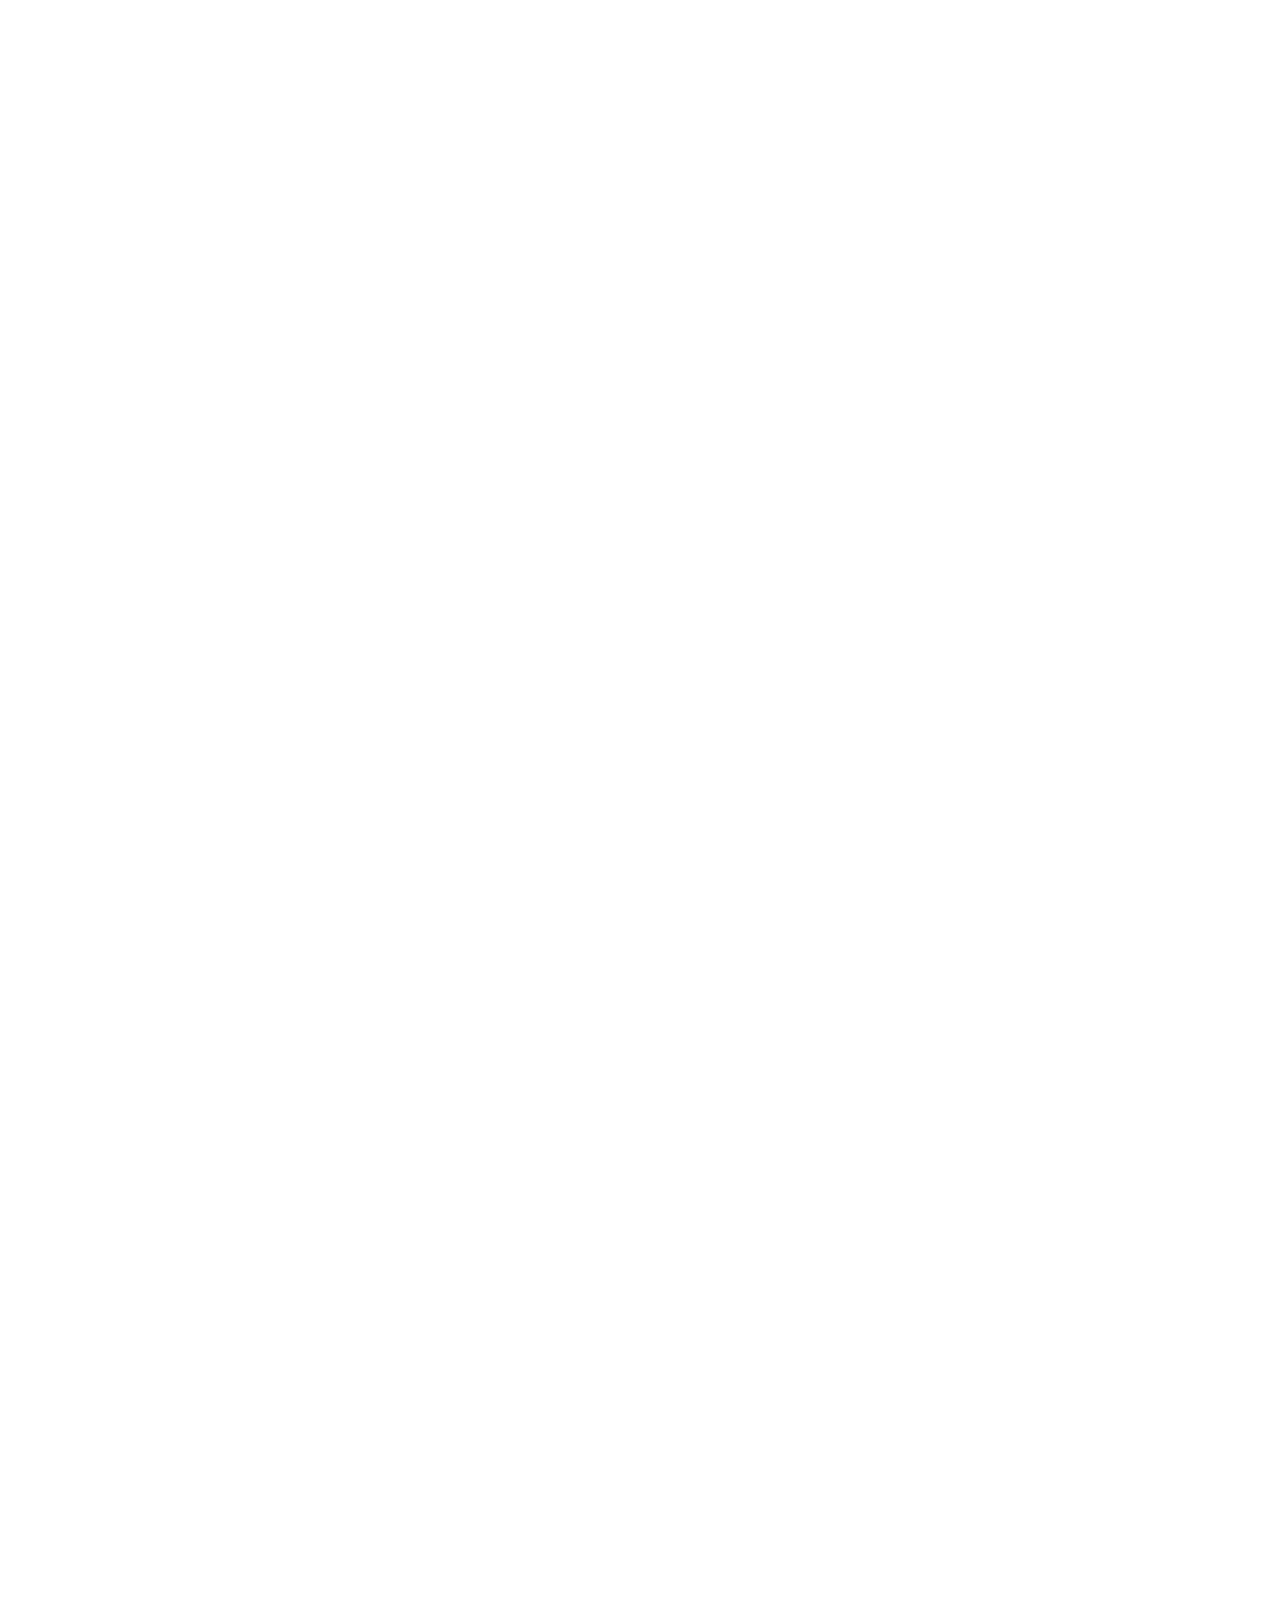
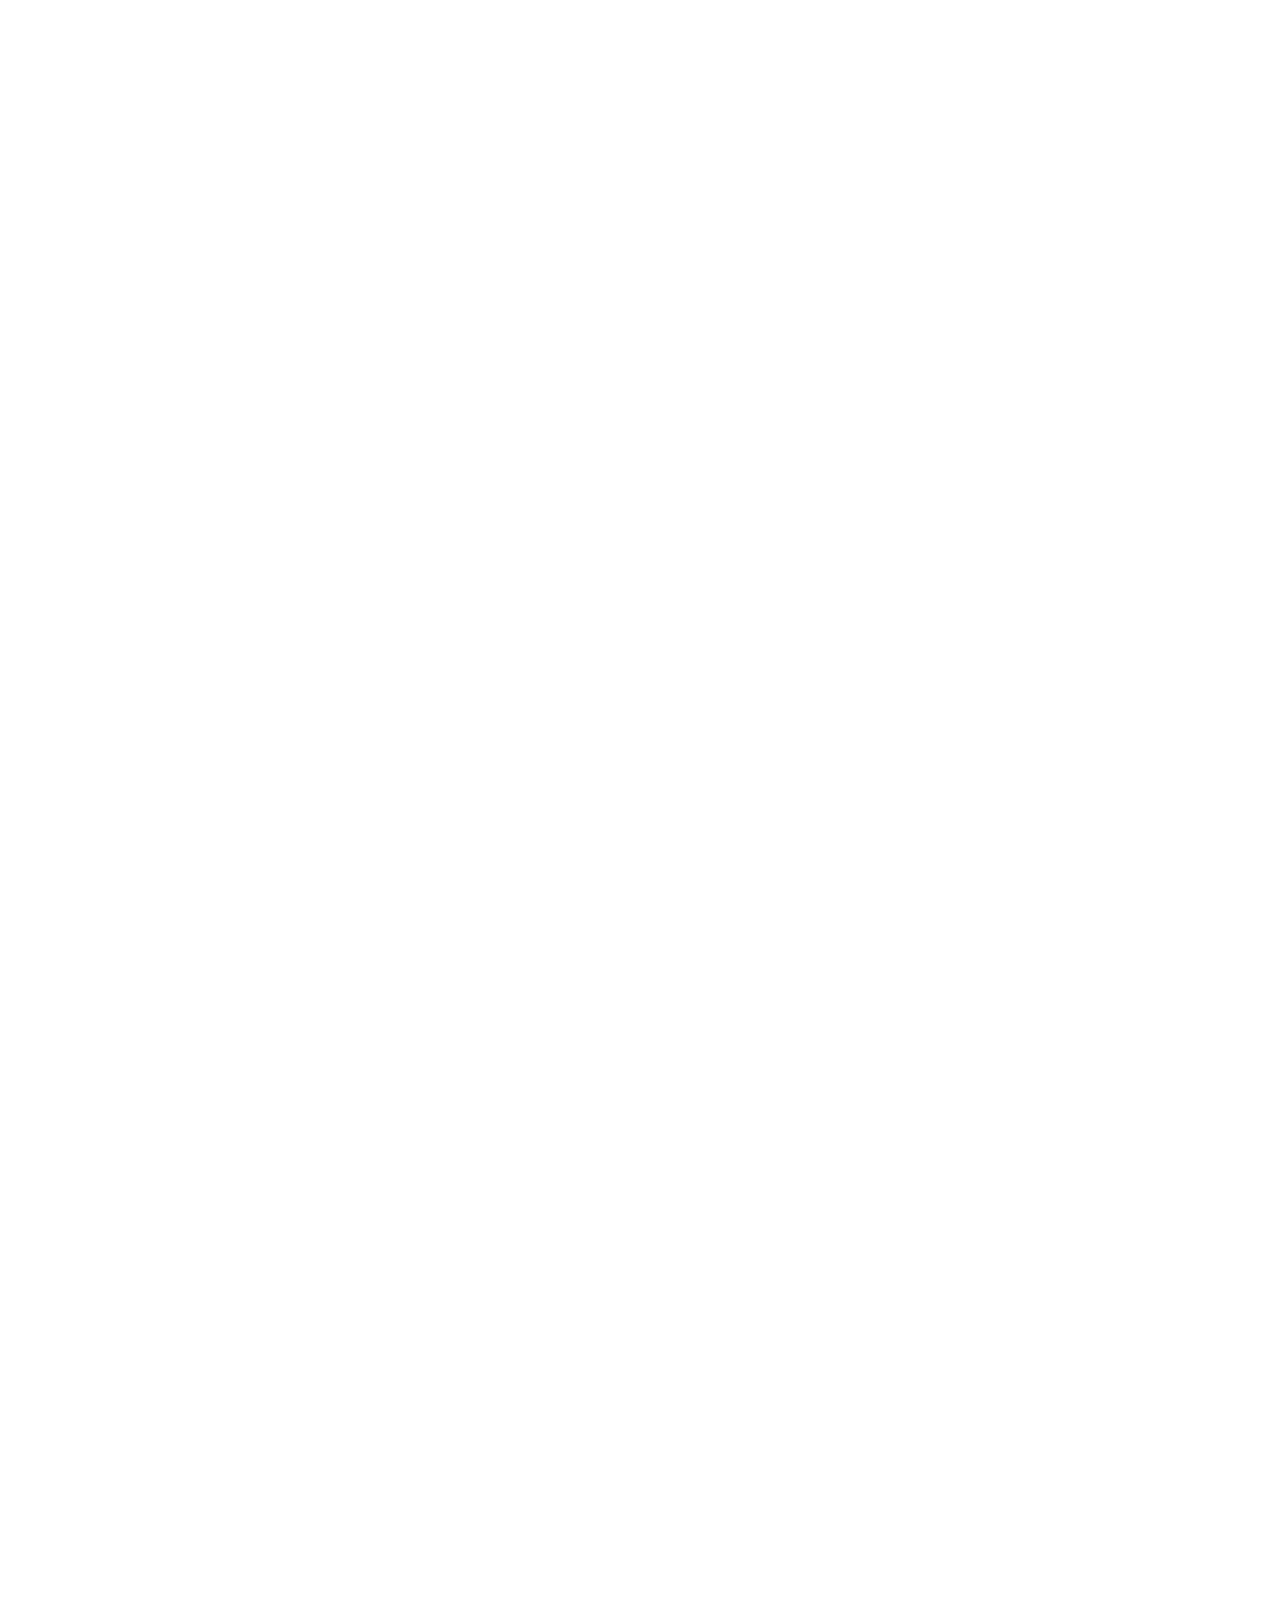
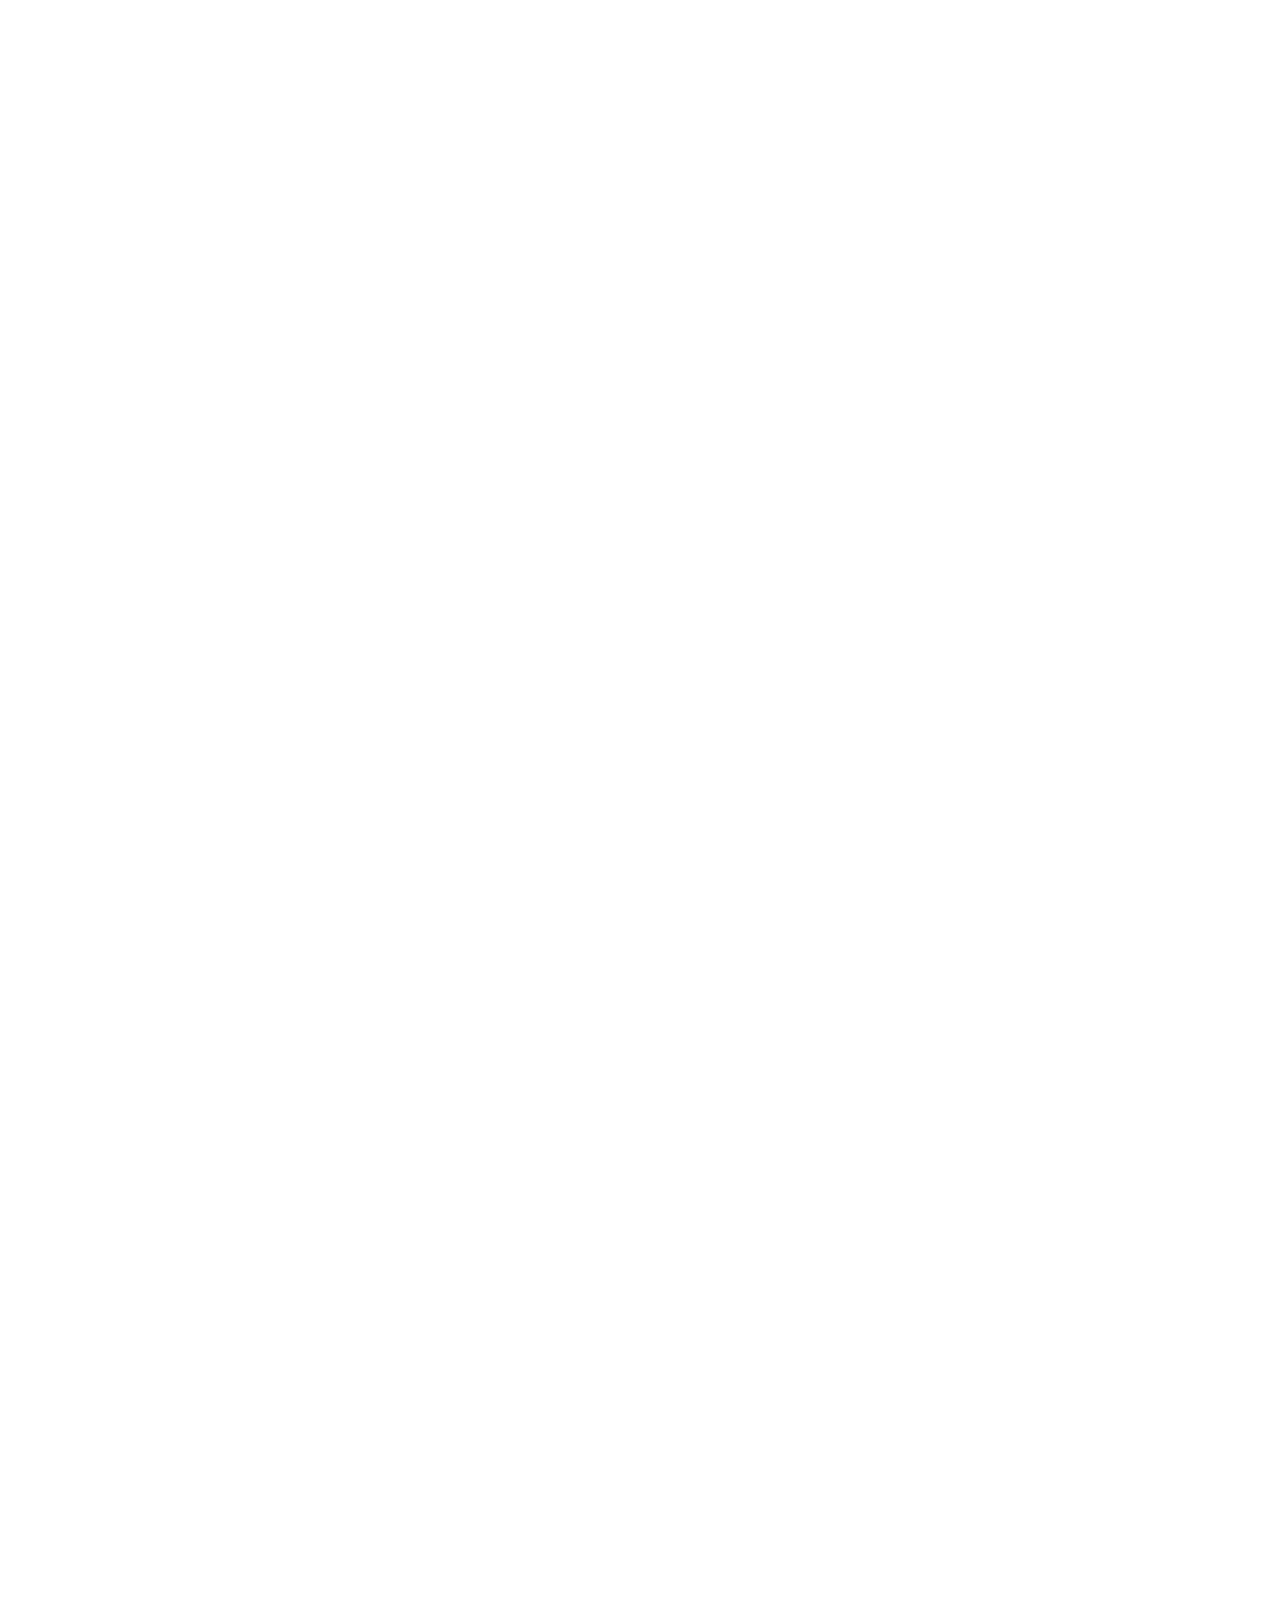
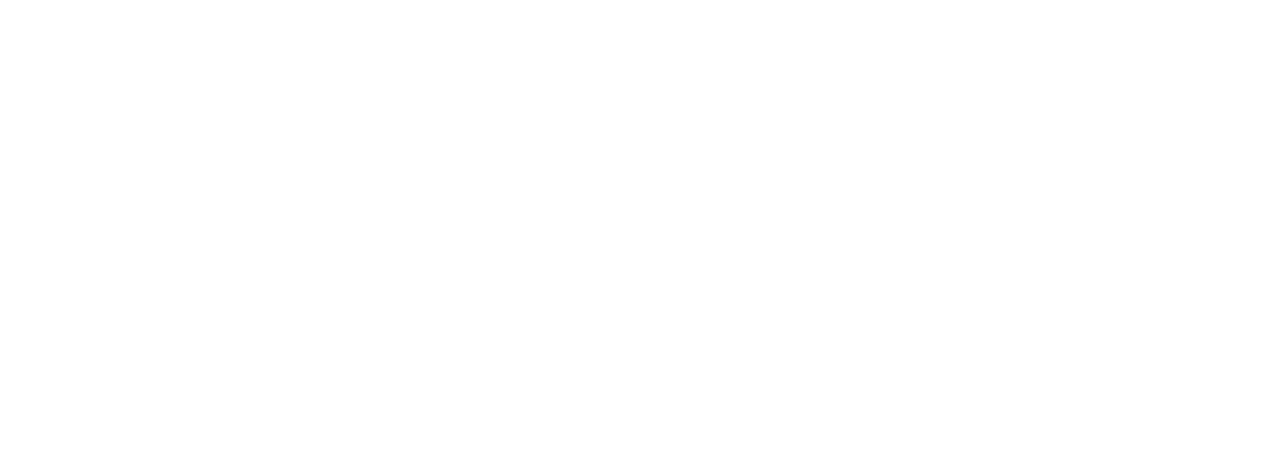
<file: members-area.html>
<!DOCTYPE html>
<html lang="en">
<head>
    <meta charset="UTF-8">
    <meta name="viewport" content="width=device-width, initial-scale=1.0">
    <title>Members Area</title>
    <link rel="stylesheet" href="scss/style.css">
</head>
<body class="window">
    <!-- BEGIN SENTRY - version 3.1 (Beta Build A) - Member Login Code Copyright © Sentrylogin.com, Shawn, Co. https://www.sentrylogin.com -->
<meta name="robots" content="noindex, nofollow">
<META HTTP-EQUIV="CACHE-CONTROL" CONTENT="NO-CACHE">
<style>
.Sentry_blanket {
background-color:#FFFFFF;
position:absolute;
z-index: 9001; /*ooveeerrrr nine thoussaaaannnd*/
top:0px;
left:0px;
width:105%;
height:10000px;
padding:20px;
}
</style>
<script language="JavaScript" type="text/JavaScript">

/* BEGIN Editable Settings: ///////////////////////////////////////////////////////////*/

PpLID = ""; /* Makes this page viewable by only members of one or more PayPal plans, enter one Ppl ID or more than one separated by commas */

pageLevel = 0; /* Access Level required to view this page   */

SingleOut = 0; /* Makes this page viewable by only one member, enter their account number  */


/* END Editable Settings: ////////////////////////////////////////////////////////////*/

Sentry_ID = 24974;
</script>
<script type="text/javascript" src="https://www.sentrylogin.com/sentry/scripts/Sentry_pAJAX.js"></script>
<noscript>
<meta http-equiv="refresh" content="0; url=https://www.sentrylogin.com/sentry/noscript.asp">
</noscript>
<div id="Sentry_noJS" class="Sentry_blanket">Sentry Page Protection</div>
<div id="Sentry_redirecting" class="Sentry_blanket" style="display:none;">Please Wait...</div>
<script language="JavaScript" type="text/JavaScript">
if(window.onload){
  window.onload = SentryProtect;
}
else if(document.body.onload){
  document.body.onload = SentryProtect;
}
else{
  SentryProtect(); /* call it here  */
}
</script>
<!-- END Sentry Login Page Protection -->

<header class="window-header" style="margin-block-start: 0;">
    <div class="top-app-bar">
        <img class="top-app-bar__logo" src="images/emeskay-logo/emeskay-logo-primary-light.svg" alt="Emeskay colour logo on a light background" width="92" height="24">
        <div class="top-app-bar__sub-container">
        <nav>
            <ul class="top-app-bar__menu">
                <li class="top-app-bar__label"><a href="/">Home</a></li>
                <li class="top-app-bar__label"><a href="conditions.html">Conditions</a></li>
                <li class="top-app-bar__label"><a href="sports-therapy.html">Sports therapy</a></li>
                <li class="top-app-bar__label"><a href="why-emeskay.html">Why Emeskay</a></li>
                <li class="top-app-bar__label"><a href="contact.html">Contact</a></li>
                <li class="top-app-bar__label"><!-- BEGIN SENTRY AJAX LOGIN FORM - "Flat and Fresh" version 1.0 (Beta Build D) - Member Login Code Copyright © Sentrylogin.com, Shawn, Co. https://www.sentrylogin.com --> 

                    <meta http-equiv="CACHE-CONTROL" content="NO-CACHE">
                    <meta http-equiv="PRAGMA" content="NO-CACHE"> 
                    <link rel="stylesheet" type="text/css" href="https://www.sentrylogin.com/sentry/scripts/CSS_flat.css"> 
                    <script type="text/javascript" src="https://www.sentrylogin.com/sentry/scripts/Sentry_AJAX_Style2014.js">
                    </script> 
                    
                    <div id="Settings" manner="NORMAL" showSignUp="YES" style="display:none;"></div>
                    
                    <!-- IT'S EASY TO MAKE CHANGES! 
                    
                    We've added the text "Member Login" but you can use any wording. You can also use different images by changing "src" in the img tags to bring in your own, or NO image just by deleting the whole <img> tag.
                    
                    If your site is dark and you'd prefer white icons, just replace the img "icon_loginDoor.png" with "icon_loginDoor_white.png" and the img "icon_hamburger_black.png" with "icon_hamburger_white.png"
                    
                    Also, if your site is dark, be sure to change the text color in the spans "SentryTrigger" and "SentryHello" by changing "color: Black;" to "color: White;" (or any light color).
                    
                    We've deliberately put the styling directly in the tags here so you can easily change fonts, colors, sizes, etc., or just remove the "style" attribute and allow your web page to apply its style automatically.
                    
                    -->
                    
                    
                    
                    
                    <span id="SentryTrigger" class="handCursor" onClick="SentryPopUp();" title="Click here to log in." style="color: var(--clr-primary);"> Login </span>
                    
                    <span id="SentryHello" class="handCursor" style="color: var(--clr-primary);">
                        <span onClick="SentryPopUp(1);" title="Click to enter the member area, make changes to your membership, and more.">Hi, <span id="helloName">(First Name)</span> 
                        </span> | <span onClick="LogOut();" style="padding-left: 3px;">Log Out</span> 
                    
                    </span> <div id="SentryOverlay">
                    
                    
                    
                    <div id="SentryOutermost" class="before">
                    
                    <div id="SentryLoginBox" style="background-color: #E4E9EC;border-radius: 28px;">
                    
                    <div id="SentryTitleBar" style="background-color: #E4E9EC;border-top-left-radius: 28px; border-top-right-radius: 28px;">
                    
                    <div id="iconKey" style="background: none;"> </div>
                    
                    <div id="Title" style="color: #171937;font-family: 'Arial Black', 'Arial Bold', Gadget, sans-serif;font-size: 24px;">Member Login</div> 
                    
                    <div id="Welcome" style="color: #171937;font-family: 'Arial Black', 'Arial Bold', Gadget, sans-serif;font-size: 24px;">Welcome, <span id="welcomeBarName">(First Name)</span>!</div> </div>
                    
                    <div id="SentryFormGroup"> <form name="Sentry_login_form" onSubmit="sentryLogin();">
                    
                    <div id="SentryInputGroup" style="height: 79px; width: 282px; border-radius: 4px; border-color: #07677F;background-color: #E4E9EC;">
                    
                    <div id="iconEmail"> </div> <input type="text" id="Sentry_email" onFocus="Sentry_onfocus(this.id);" onKeyDown="Sentry_onkeydown(event, this.id);" onKeyUp="Sentry_onkeyup(this.value, this.id, event);" onBlur="Sentry_onblur(this.value, this.id);" value="E-mail Address" tabindex="1" style="height: 38px; font-weight: normal;  border-top-right-radius: 3px;background-color: #E4E9EC;font-family: 'HelveticaNeue-Light', 'Helvetica Neue Light', 'Helvetica Neue', Helvetica, Arial, 'Lucida Grande', sans-serif;font-size: 16px;color: #40484C;">
                    
                    <hr class="clear" id="inputsSep" style=" background-color: #07677F !important; display: block;">
                    
                    <div id="iconPassword"> </div> <div id="iconShowPassword"> </div> <input type="text" id="Sentry_password" onFocus="Sentry_onfocus(this.id);" onKeyDown="Sentry_onkeydown(event, this.id);" onKeyUp="Sentry_onkeyup(this.value, this.id, event);" onBlur="Sentry_onblur(this.value, this.id);" value="Password" tabindex="2" style="height: 38px; font-weight: normal;  border-bottom-right-radius: 3px;background-color: #E4E9EC;font-family: 'HelveticaNeue-Light', 'Helvetica Neue Light', 'Helvetica Neue', Helvetica, Arial, 'Lucida Grande', sans-serif;font-size: 16px;color: #40484C;"> </div>
                    
                    <span id="forgotSpan" onClick="Sentry_onClick(this.id);" lnk="https://www.sentrylogin.com/sentry/sentry_remind_pw.asp?Sentry_ID=24974" tabindex="0" style="font-family: 'HelveticaNeue-Light', 'Helvetica Neue Light', 'Helvetica Neue', Helvetica, Arial, 'Lucida Grande', sans-serif;font-size: 14px; color: #171C1F;">Forgot?</span> 
                    
                    <input type="checkbox" id="unHide" style="height:0px; width:0px; margin:0px; display: none;" value="1"><span id="unHideSpan" onClick="Sentry_onClick(this.id);" class="handCursor" title="Do not reveal password in public" tabindex="0" style="font-family: 'HelveticaNeue-Light', 'Helvetica Neue Light', 'Helvetica Neue', Helvetica, Arial, 'Lucida Grande', sans-serif;font-size: 14px;color: #07677F; ">Show</span> <span id="Stay" onKeyDown="Sentry_onkeydown(event, this.id);" onKeyUp="Sentry_onkeyup(this.value, this.id, event);" tabindex="3">
                    
                    <input name="" type="checkbox" value="" id="psist" class="SentryCss-checkbox"><label id="psistLabel" for="psist" class="SentryCss-label" style="font-weight: normal; font-family: 'HelveticaNeue-Light', 'Helvetica Neue Light', 'Helvetica Neue', Helvetica, Arial, 'Lucida Grande', sans-serif;font-size: 14px;color: #07677F; ">Stay Logged In</label></span>
                    
                    <div class="SentryLoginButton" id="Sentry_button" onClick="Sentry_onClick(this.id);" onKeyDown="Sentry_onkeydown(event, this.id);" onKeyUp="Sentry_onkeyup(this.value, this.id, event);" onblur="Sentry_onblur(this.value, this.id);" tabindex="4" style="border-radius: 20px;"><span id="lgnBtnText" style="font-family: 'HelveticaNeue-Light', 'Helvetica Neue Light', 'Helvetica Neue', Helvetica, Arial, 'Lucida Grande', sans-serif;font-size: 14px;">Log In</span></div> 
                    </form> </div> 
                    
                    <style>
                     .SentryLoginButton {
                    
                        background-color: #07677F;
                    
                        color: #FFFFFF;
                        
                     }
                     .SentryLoginButton:hover {
                    
                           background-color: #4C626A;
                    
                           color: #FFFFFF;
                    
                    }
                    </style>
                    
                    <div id="SentryHelloGroup">
                    
                    
                    
                    <div id="EnterMember" onClick="Sentry_onClick(this.id);" style="font-family: 'HelveticaNeue-Light', 'Helvetica Neue Light', 'Helvetica Neue', Helvetica, Arial, 'Lucida Grande', sans-serif;font-size: 14px;color: #07677F; ">Enter Member Area</div>
                    
                    
                    
                    <div id="messages" style="display: none; font-family: 'HelveticaNeue-Light', 'Helvetica Neue Light', 'Helvetica Neue', Helvetica, Arial, 'Lucida Grande', sans-serif;font-size: 14px;color: #40484C; "> <span id="msgSpan">(Message automatically replaces this text)</span>
                    
                    <div class="SentryLoginButton" id="msgOkBtn" onClick="Sentry_onClick(this.id);" onKeyDown="Sentry_onkeydown(event, this.id);" onKeyUp="Sentry_onkeyup(this.value, this.id, event);" tabindex="4" style="border-radius: 20px;"><span id="msgOkBtnText" style="font-family: 'HelveticaNeue-Light', 'Helvetica Neue Light', 'Helvetica Neue', Helvetica, Arial, 'Lucida Grande', sans-serif;font-size: 14px;">OK</span></div> 
                    </div>
                    
                    <div id="wobbler"> </div> </div>
                    
                    <div id="SentryFooterBar">
                    
                    
                    
                    <div id="iconProfile"> </div><span id="myProfile" onClick="Sentry_onClick(this.id);" style="font-family: 'HelveticaNeue-Light', 'Helvetica Neue Light', 'Helvetica Neue', Helvetica, Arial, 'Lucida Grande', sans-serif;font-size: 14px;color: #07677F;">My Profile</span>
                    
                    
                    
                    <span id="signUpLnk" onClick="Sentry_onClick(this.id);" style="font-family: 'HelveticaNeue-Light', 'Helvetica Neue Light', 'Helvetica Neue', Helvetica, Arial, 'Lucida Grande', sans-serif;font-size: 14px;color: #07677F;">Not a member? Sign up.</span>
                    
                    <span id="txtLogOut" onClick="LogOut();" style="font-family: 'HelveticaNeue-Light', 'Helvetica Neue Light', 'Helvetica Neue', Helvetica, Arial, 'Lucida Grande', sans-serif;font-size: 14px;color: #07677F;">Log Out</span><div id="xout" onClick="Sentry_onClick(this.id);" title="Close"> </div> </div> </div> </div> 
                    
                    </div> 
                    
                    <input id="Sentry_ID" type="hidden" value="24974"> 
                    
                    <input id="univ" type="hidden" value="1">
                     
                    <script> initializeSentry(); </script>
                    
                    <!-- END SENTRY AJAX LOGIN FORM --> 
                </li>
            </ul>
        </nav>
        <div class="top-app-bar__fab-container">   
            <a class="fab" href="https://wa.me/447732468826" target="_blank"><svg aria-hidden="true" xmlns="http://www.w3.org/2000/svg" height="1rem" viewBox="0 0 448 512"><!--! Font Awesome Free 6.4.2 by @fontawesome - https://fontawesome.com License - https://fontawesome.com/license (Commercial License) Copyright 2023 Fonticons, Inc. --><path d="M380.9 97.1C339 55.1 283.2 32 223.9 32c-122.4 0-222 99.6-222 222 0 39.1 10.2 77.3 29.6 111L0 480l117.7-30.9c32.4 17.7 68.9 27 106.1 27h.1c122.3 0 224.1-99.6 224.1-222 0-59.3-25.2-115-67.1-157zm-157 341.6c-33.2 0-65.7-8.9-94-25.7l-6.7-4-69.8 18.3L72 359.2l-4.4-7c-18.5-29.4-28.2-63.3-28.2-98.2 0-101.7 82.8-184.5 184.6-184.5 49.3 0 95.6 19.2 130.4 54.1 34.8 34.9 56.2 81.2 56.1 130.5 0 101.8-84.9 184.6-186.6 184.6zm101.2-138.2c-5.5-2.8-32.8-16.2-37.9-18-5.1-1.9-8.8-2.8-12.5 2.8-3.7 5.6-14.3 18-17.6 21.8-3.2 3.7-6.5 4.2-12 1.4-32.6-16.3-54-29.1-75.5-66-5.7-9.8 5.7-9.1 16.3-30.3 1.8-3.7.9-6.9-.5-9.7-1.4-2.8-12.5-30.1-17.1-41.2-4.5-10.8-9.1-9.3-12.5-9.5-3.2-.2-6.9-.2-10.6-.2-3.7 0-9.7 1.4-14.8 6.9-5.1 5.6-19.4 19-19.4 46.3 0 27.3 19.9 53.7 22.6 57.4 2.8 3.7 39.1 59.7 94.8 83.8 35.2 15.2 49 16.5 66.6 13.9 10.7-1.6 32.8-13.4 37.4-26.4 4.6-13 4.6-24.1 3.2-26.4-1.3-2.5-5-3.9-10.5-6.6z"/></svg></a>
            <a class="extended-fab-container" href="https://app.rehabguru.com/appointments/d46ed75c4c00969246d2ecd765363815%3A437f6f2c94772fb506ee2311d28f4db0f1dc7c88b6fdb7c0c31905dbb8bc3dd7">
                <div class="extended-fab">
                    <svg aria-hidden="true" xmlns="http://www.w3.org/2000/svg" height="24" viewBox="0 -960 960 960" width="24"><path d="M200-120q-33 0-56.5-23.5T120-200v-560q0-33 23.5-56.5T200-840h240q17 0 28.5 11.5T480-800q0 17-11.5 28.5T440-760H200v560h560v-240q0-17 11.5-28.5T800-480q17 0 28.5 11.5T840-440v240q0 33-23.5 56.5T760-120H200Zm560-584L416-360q-11 11-28 11t-28-11q-11-11-11-28t11-28l344-344H600q-17 0-28.5-11.5T560-800q0-17 11.5-28.5T600-840h240v240q0 17-11.5 28.5T800-560q-17 0-28.5-11.5T760-600v-104Z"/></svg>
                    <span class="extended-fab__label">Book now</span>
                </div>
            </a>
        </div>
    </div>
    </div>





   

</header>



<main style="--container-max: 120ch;
width: min(100% - clamp(1rem, 5%, 2.5rem), var(--container-max, 60ch));
margin-inline: auto;
margin-block: min(4rem, 8vh);">



        <header class="header-wrapper" style="display: grid;
        place-content: center;
        margin-block: min(4rem, 8vh);
        text-align: center;">
            <h1 class="primary-heading" style="margin-block-end: min(2rem, 4%);">Members Area</h1>
            <p class="membership">Choose an option below to either book your monthly sports therapy appointment or book additional appointments with your 10% discount.</p>
        </header>

        
        
        
        
        
        <ul class="smol-css-grid membership">
            <li class="b-card b-card--filled b-card--padding" style="display: flex; flex-direction: column; justify-content: space-between; gap: clamp(1rem, 3vmax, 1.5rem);">
                <header style="display: flex; flex-direction: column; gap: var(--layout-gap-sm);">
                    <h3 class="tertiary-heading">Member Inclusive Sports Therapy</h3>
                    
        <p class="membership">Your wellbeing is my priority! As part of your membership, you’re entitled to one 60 minute sports therapy appointment each month. Don't let this opportunity slip away, as appointments do not roll over to the next month.</p>
                    <p style="margin: 0; font-weight: bold;">Press the button below to schedule your session and take a step towards better health and wellness.</p>
                </header>
                <a class="button button--tonal" href="https://calendar.app.google/YZGY5rnfYikrsGP59" target="_blank" rel="noopener noreferrer">Book your inclusive appointment</a>
            </li>
            <li class="b-card b-card--filled b-card--padding" style="display: flex; flex-direction: column; justify-content: space-between; gap: clamp(1rem, 3vmax, 1.5rem);">
                <header style="display: flex; flex-direction: column; gap: var(--layout-gap-sm);">
                    <h2 class="tertiary-heading">Member Discount Sports Therapy</h2>
                    
        <p class="membership">Looking for more therapy sessions this month? Great news! As a valued member, you can book as many additional sports therapy appointments as you need with an exclusive 10% discount.</p>
                    <p style="margin: 0; font-weight: bold">If you’ve already used your inclusive appointment this month, press the button below to book extra sessions at a discounted rate. Stay active, stay healthy!</p>

                </header>
                <a class="button button--tonal" href="https://calendar.app.google/rzwVK8inJisjGBP79" target="_blank" rel="noopener noreferrer">Book additional appointments</a>
            </li>
        </ul>
    </main>








<footer>

    <img class="logo-footer" src="images/emeskay-logo/emeskay-logo-on-surface-variant-light.svg" alt="Emeskay gray logo on a light background" width="92" height="24">
        
    

    <div class="contact-info">
        <h3 class="footer__sub-heading">Contact Info</h3>
        <p class="address">Moss Side Leisure Centre<br>
            Moss Ln E<br>
            Moss Side<br>
            Manchester M15 5NN</p>
        <div class="whatsapp-container">
            <svg aria-hidden="true" xmlns="http://www.w3.org/2000/svg" height="1rem" viewBox="0 0 448 512"><!--! Font Awesome Free 6.4.2 by @fontawesome - https://fontawesome.com License - https://fontawesome.com/license (Commercial License) Copyright 2023 Fonticons, Inc. --><path d="M380.9 97.1C339 55.1 283.2 32 223.9 32c-122.4 0-222 99.6-222 222 0 39.1 10.2 77.3 29.6 111L0 480l117.7-30.9c32.4 17.7 68.9 27 106.1 27h.1c122.3 0 224.1-99.6 224.1-222 0-59.3-25.2-115-67.1-157zm-157 341.6c-33.2 0-65.7-8.9-94-25.7l-6.7-4-69.8 18.3L72 359.2l-4.4-7c-18.5-29.4-28.2-63.3-28.2-98.2 0-101.7 82.8-184.5 184.6-184.5 49.3 0 95.6 19.2 130.4 54.1 34.8 34.9 56.2 81.2 56.1 130.5 0 101.8-84.9 184.6-186.6 184.6zm101.2-138.2c-5.5-2.8-32.8-16.2-37.9-18-5.1-1.9-8.8-2.8-12.5 2.8-3.7 5.6-14.3 18-17.6 21.8-3.2 3.7-6.5 4.2-12 1.4-32.6-16.3-54-29.1-75.5-66-5.7-9.8 5.7-9.1 16.3-30.3 1.8-3.7.9-6.9-.5-9.7-1.4-2.8-12.5-30.1-17.1-41.2-4.5-10.8-9.1-9.3-12.5-9.5-3.2-.2-6.9-.2-10.6-.2-3.7 0-9.7 1.4-14.8 6.9-5.1 5.6-19.4 19-19.4 46.3 0 27.3 19.9 53.7 22.6 57.4 2.8 3.7 39.1 59.7 94.8 83.8 35.2 15.2 49 16.5 66.6 13.9 10.7-1.6 32.8-13.4 37.4-26.4 4.6-13 4.6-24.1 3.2-26.4-1.3-2.5-5-3.9-10.5-6.6z"/></svg>
            <a class="link" href="tel:07732468826">
            
                <span>07732 468826</span>
            </a>
        </div>
        <div class="email-container icons" >
            <svg aria-hidden="true" xmlns="http://www.w3.org/2000/svg" height="1rem" viewBox="0 -960 960 960"><path d="M160-160q-33 0-56.5-23.5T80-240v-480q0-33 23.5-56.5T160-800h640q33 0 56.5 23.5T880-720v480q0 33-23.5 56.5T800-160H160Zm640-480L501-453q-5 3-10.5 4.5T480-447q-5 0-10.5-1.5T459-453L160-640v400h640v-400ZM480-520l320-200H160l320 200ZM160-640v10-59 1-32 32-.5 58.5-10 400-400Z"/></svg>
            <a class="link" href="mailto:info@emeskay.co.uk">
            <span>info@emeskay.co.uk</span>
        </a>
        </div>
    </div>
    <div class="social">
        <h3 class="footer__sub-heading">Follow me</h3>  
        <div class="social-icons">
            <a href="https://facebook.com/emeskaytherapy" aria-label="facebook-icon" class="icons">
                    <svg aria-hidden="true" xmlns="http://www.w3.org/2000/svg" height="1rem" viewBox="0 0 512 512"><!--! Font Awesome Free 6.4.2 by @fontawesome - https://fontawesome.com License - https://fontawesome.com/license (Commercial License) Copyright 2023 Fonticons, Inc. --><path d="M504 256C504 119 393 8 256 8S8 119 8 256c0 123.78 90.69 226.38 209.25 245V327.69h-63V256h63v-54.64c0-62.15 37-96.48 93.67-96.48 27.14 0 55.52 4.84 55.52 4.84v61h-31.28c-30.8 0-40.41 19.12-40.41 38.73V256h68.78l-11 71.69h-57.78V501C413.31 482.38 504 379.78 504 256z"/></svg>
            </a>  
            <a href="https://instagram.com/matt_emeskay" aria-label="instagram-icon" class="icons">
                <svg aria-hidden="true" xmlns="http://www.w3.org/2000/svg" height="1rem" viewBox="0 0 448 512"><!--! Font Awesome Free 6.4.2 by @fontawesome - https://fontawesome.com License - https://fontawesome.com/license (Commercial License) Copyright 2023 Fonticons, Inc. --><path d="M224.1 141c-63.6 0-114.9 51.3-114.9 114.9s51.3 114.9 114.9 114.9S339 319.5 339 255.9 287.7 141 224.1 141zm0 189.6c-41.1 0-74.7-33.5-74.7-74.7s33.5-74.7 74.7-74.7 74.7 33.5 74.7 74.7-33.6 74.7-74.7 74.7zm146.4-194.3c0 14.9-12 26.8-26.8 26.8-14.9 0-26.8-12-26.8-26.8s12-26.8 26.8-26.8 26.8 12 26.8 26.8zm76.1 27.2c-1.7-35.9-9.9-67.7-36.2-93.9-26.2-26.2-58-34.4-93.9-36.2-37-2.1-147.9-2.1-184.9 0-35.8 1.7-67.6 9.9-93.9 36.1s-34.4 58-36.2 93.9c-2.1 37-2.1 147.9 0 184.9 1.7 35.9 9.9 67.7 36.2 93.9s58 34.4 93.9 36.2c37 2.1 147.9 2.1 184.9 0 35.9-1.7 67.7-9.9 93.9-36.2 26.2-26.2 34.4-58 36.2-93.9 2.1-37 2.1-147.8 0-184.8zM398.8 388c-7.8 19.6-22.9 34.7-42.6 42.6-29.5 11.7-99.5 9-132.1 9s-102.7 2.6-132.1-9c-19.6-7.8-34.7-22.9-42.6-42.6-11.7-29.5-9-99.5-9-132.1s-2.6-102.7 9-132.1c7.8-19.6 22.9-34.7 42.6-42.6 29.5-11.7 99.5-9 132.1-9s102.7-2.6 132.1 9c19.6 7.8 34.7 22.9 42.6 42.6 11.7 29.5 9 99.5 9 132.1s2.7 102.7-9 132.1z"/></svg>
            </a>



        </div>
    </div>
    <div class="legal">
        <h3 class="footer__sub-heading">Legal</h3>
        <p><a class="link" href="#">Privacy Policy</a></p>
        <p><a class="link" href="#">Terms of Service</a></p>
        <p>Copyright © 2024 Emeskay Sports Therapy</p>
    </div>
</footer>
</body>
</html>
</file>
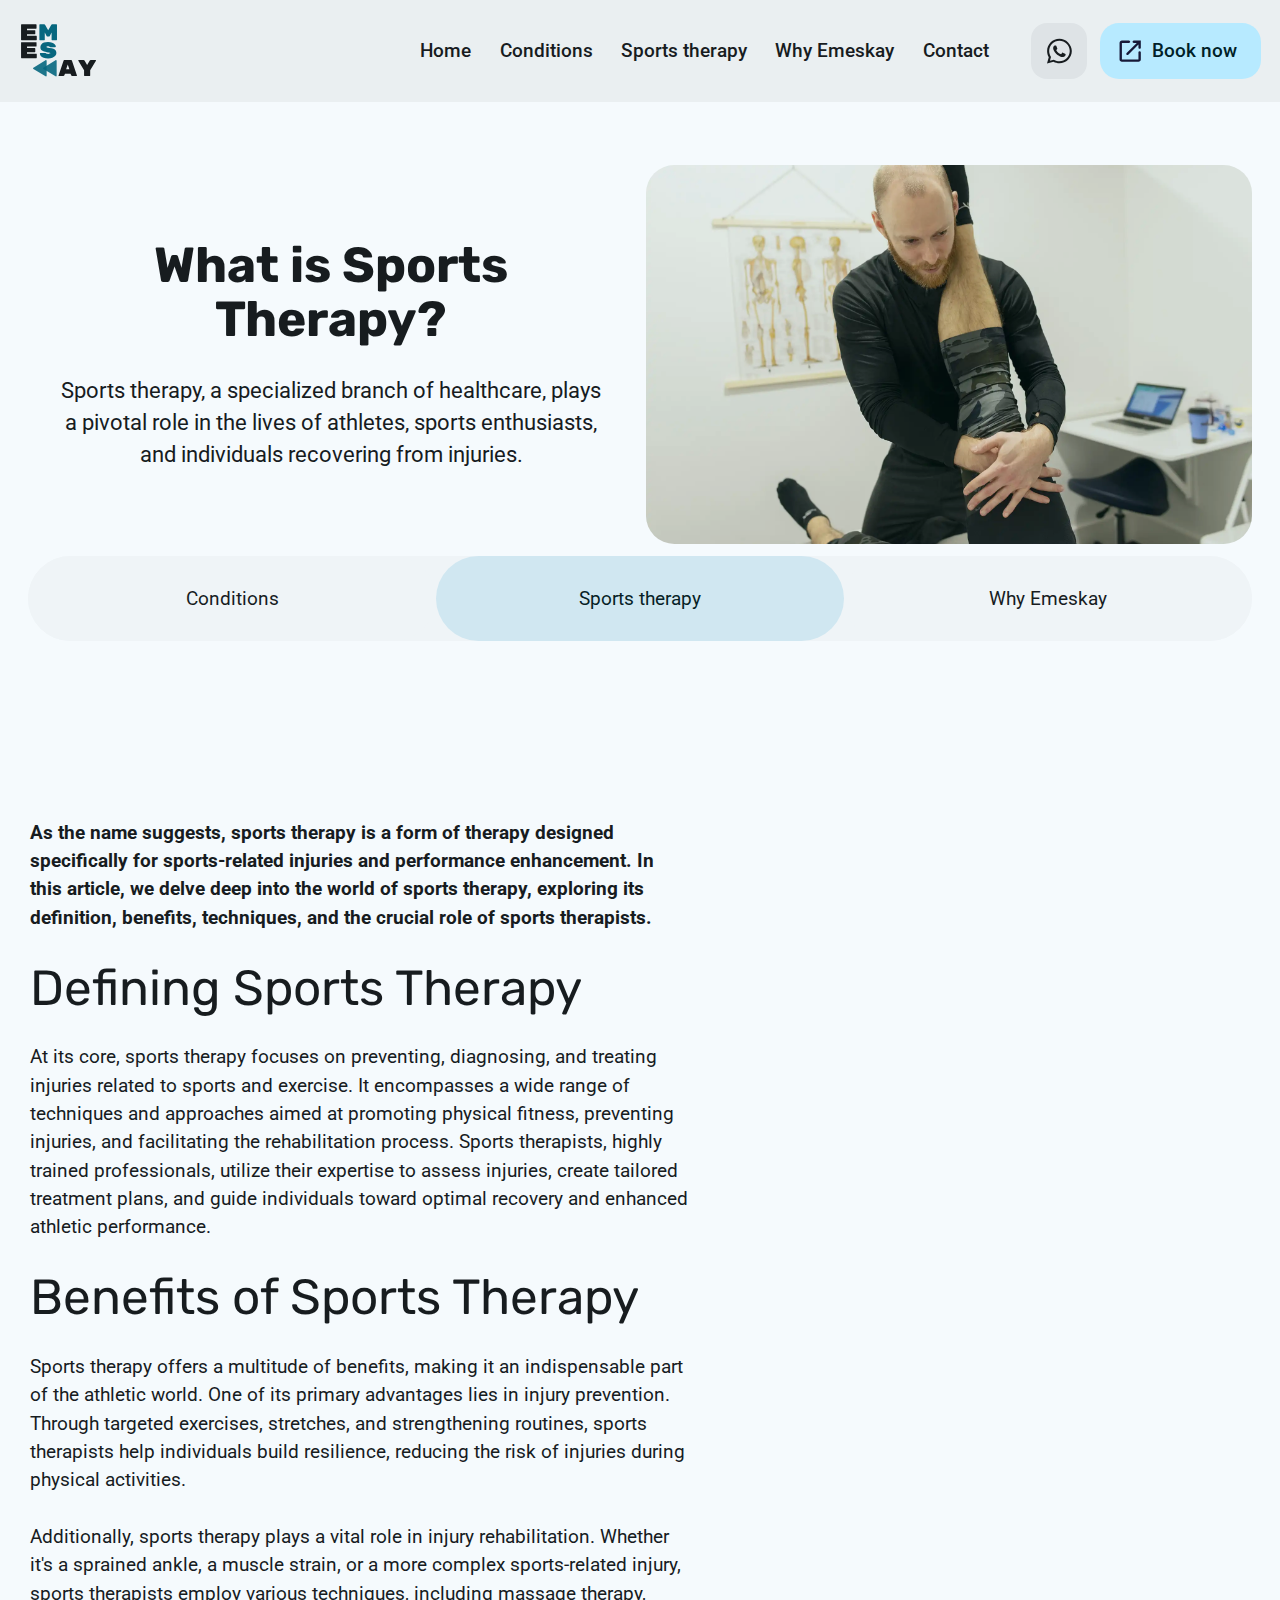
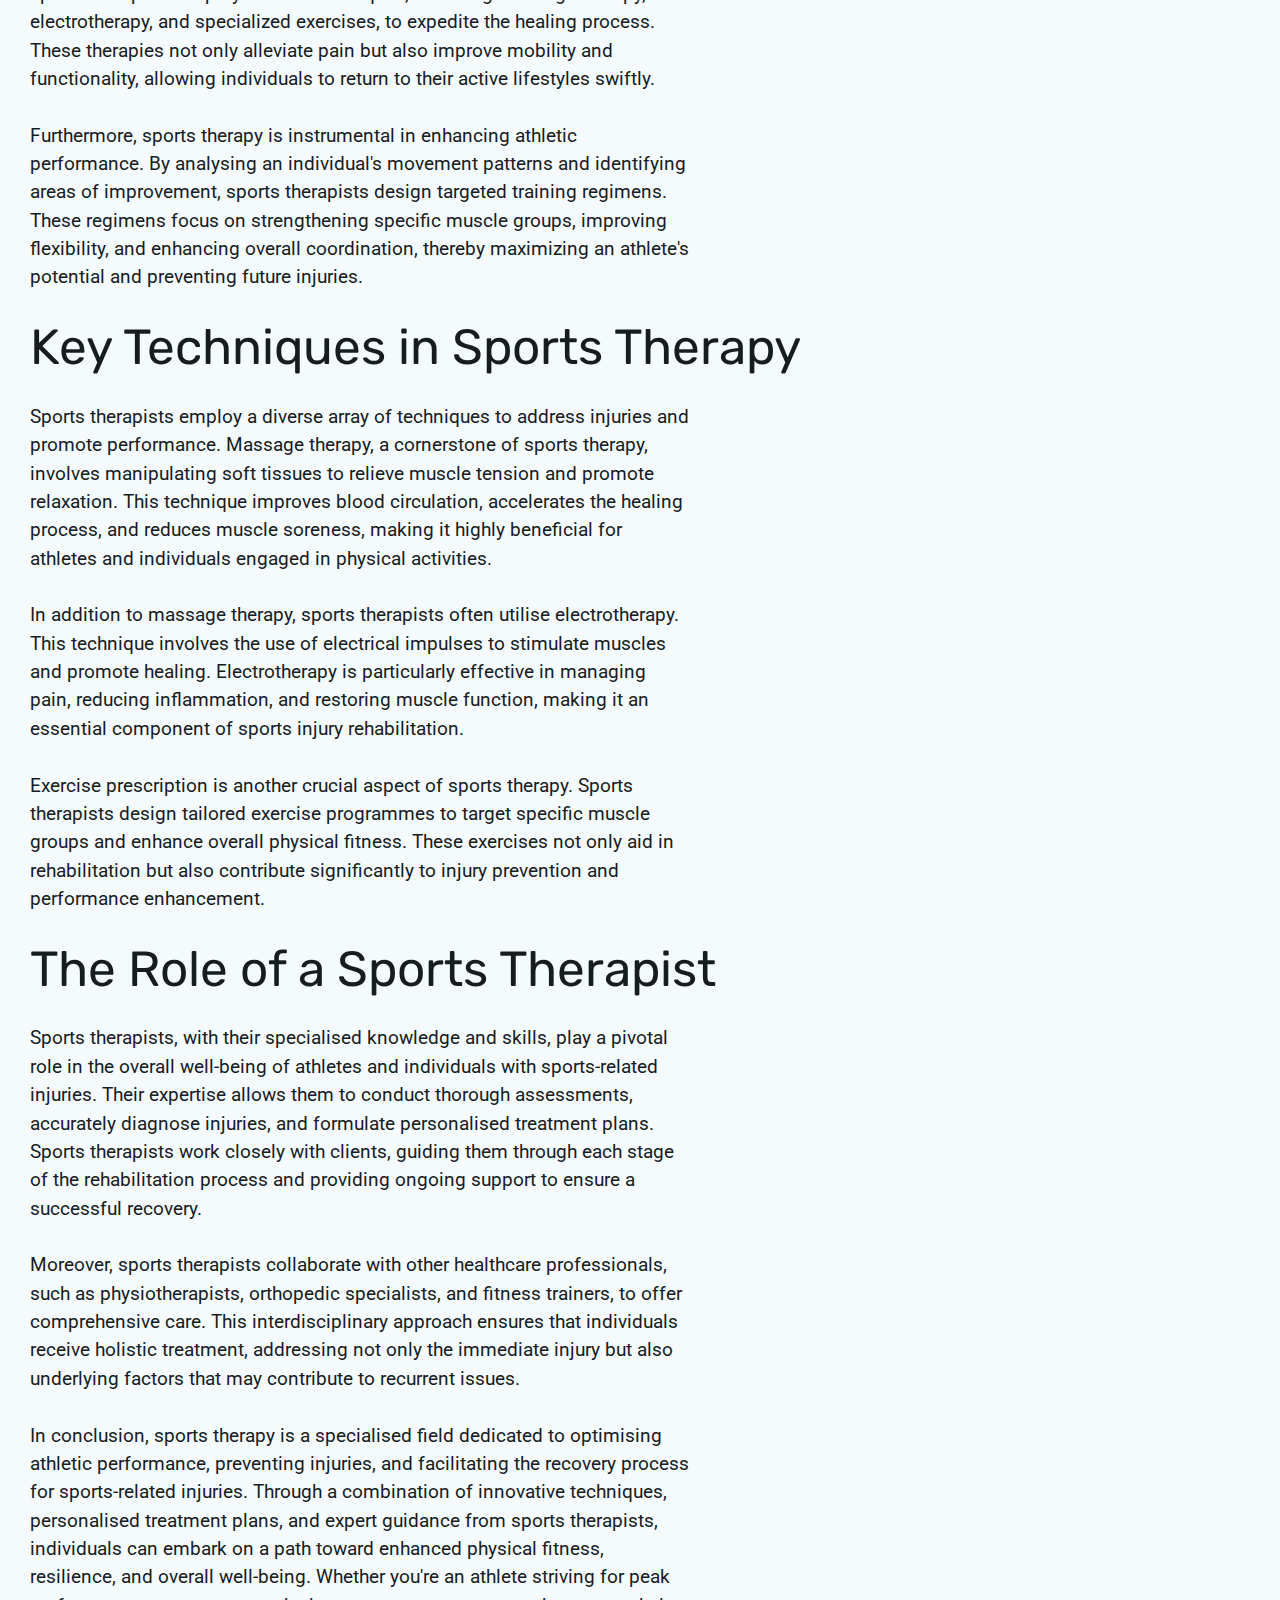
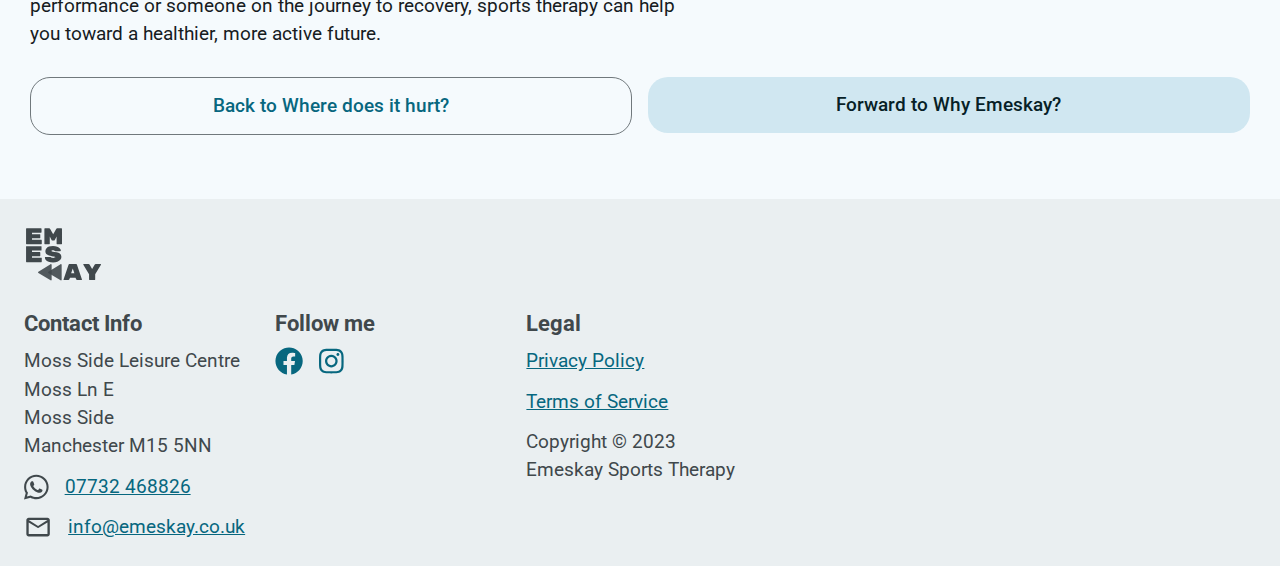
<file: sports-therapy.html>
<!DOCTYPE html>
<html lang="en">

<head>
    <!-- Google tag (gtag.js) -->
<script async src="https://www.googletagmanager.com/gtag/js?id=G-215EQNZ1G9"></script>
<script>
  window.dataLayer = window.dataLayer || [];
  function gtag(){dataLayer.push(arguments);}
  gtag('js', new Date());

  gtag('config', 'G-215EQNZ1G9');
</script>
    <meta charset="UTF-8">
    <meta name="viewport" content="width=device-width, initial-scale=1.0">
    <title>Sports Therapy - Emeskay Sports Therapy</title>
    <meta name="description" content="Recover from your sports injury or muscle & joint pain faster with sports therapy in Manchester. Reduce pain, regain mobility, & improve performance. Learn how I can help you get back to the activities you love!" />
    <link rel="stylesheet" href="scss/style.css" type="text/css">
    <script defer src="./main.js"></script>
</head>

<body class="window" id="sports-therapy">
    <header class="window-header">
        <div class="top-app-bar">
            <img class="top-app-bar__logo" src="images/emeskay-logo/emeskay-logo-primary-light.svg" alt="Emeskay colour logo on a light background" width="92" height="24">
            <div class="top-app-bar__sub-container">
            <nav>
                <ul class="top-app-bar__menu">
                    <li class="top-app-bar__label"><a href="/">Home</a></li>
                    <li class="top-app-bar__label"><a href="conditions.html">Conditions</a></li>
                    <li class="top-app-bar__label"><a href="sports-therapy.html">Sports therapy</a></li>
                    <li class="top-app-bar__label"><a href="why-emeskay.html">Why Emeskay</a></li>
                    <li class="top-app-bar__label"><a href="contact.html">Contact</a></li>
                </ul>
            </nav>
            <div class="top-app-bar__fab-container">   
                <a class="fab" href="https://wa.me/447732468826" target="_blank"><svg aria-hidden="true" xmlns="http://www.w3.org/2000/svg" height="1rem" viewBox="0 0 448 512"><!--! Font Awesome Free 6.4.2 by @fontawesome - https://fontawesome.com License - https://fontawesome.com/license (Commercial License) Copyright 2023 Fonticons, Inc. --><path d="M380.9 97.1C339 55.1 283.2 32 223.9 32c-122.4 0-222 99.6-222 222 0 39.1 10.2 77.3 29.6 111L0 480l117.7-30.9c32.4 17.7 68.9 27 106.1 27h.1c122.3 0 224.1-99.6 224.1-222 0-59.3-25.2-115-67.1-157zm-157 341.6c-33.2 0-65.7-8.9-94-25.7l-6.7-4-69.8 18.3L72 359.2l-4.4-7c-18.5-29.4-28.2-63.3-28.2-98.2 0-101.7 82.8-184.5 184.6-184.5 49.3 0 95.6 19.2 130.4 54.1 34.8 34.9 56.2 81.2 56.1 130.5 0 101.8-84.9 184.6-186.6 184.6zm101.2-138.2c-5.5-2.8-32.8-16.2-37.9-18-5.1-1.9-8.8-2.8-12.5 2.8-3.7 5.6-14.3 18-17.6 21.8-3.2 3.7-6.5 4.2-12 1.4-32.6-16.3-54-29.1-75.5-66-5.7-9.8 5.7-9.1 16.3-30.3 1.8-3.7.9-6.9-.5-9.7-1.4-2.8-12.5-30.1-17.1-41.2-4.5-10.8-9.1-9.3-12.5-9.5-3.2-.2-6.9-.2-10.6-.2-3.7 0-9.7 1.4-14.8 6.9-5.1 5.6-19.4 19-19.4 46.3 0 27.3 19.9 53.7 22.6 57.4 2.8 3.7 39.1 59.7 94.8 83.8 35.2 15.2 49 16.5 66.6 13.9 10.7-1.6 32.8-13.4 37.4-26.4 4.6-13 4.6-24.1 3.2-26.4-1.3-2.5-5-3.9-10.5-6.6z"/></svg></a>
                <a class="extended-fab-container" href="https://app.rehabguru.com/appointments/d46ed75c4c00969246d2ecd765363815%3A437f6f2c94772fb506ee2311d28f4db0f1dc7c88b6fdb7c0c31905dbb8bc3dd7">
                    <div class="extended-fab">
                        <svg aria-hidden="true" xmlns="http://www.w3.org/2000/svg" height="24" viewBox="0 -960 960 960" width="24"><path d="M200-120q-33 0-56.5-23.5T120-200v-560q0-33 23.5-56.5T200-840h240q17 0 28.5 11.5T480-800q0 17-11.5 28.5T440-760H200v560h560v-240q0-17 11.5-28.5T800-480q17 0 28.5 11.5T840-440v240q0 33-23.5 56.5T760-120H200Zm560-584L416-360q-11 11-28 11t-28-11q-11-11-11-28t11-28l344-344H600q-17 0-28.5-11.5T560-800q0-17 11.5-28.5T600-840h240v240q0 17-11.5 28.5T800-560q-17 0-28.5-11.5T760-600v-104Z"/></svg>
                        <span class="extended-fab__label">Book now</span>
                    </div>
                </a>
            </div>
        </div>
        </div>
    </header>

    <main class="body-region">
        <header class="hero">
            <div class="hero__wrapper">
            <div class="hero__grid-layout">
                <div class="hero__grid-layout hero__grid-layout--intrinsic-cols">
            <div class="hero__content">
                <h1 class="hero__title">What is Sports Therapy?</h1>
                <p class="hero__supporting-text">Sports therapy, a specialized branch of healthcare, plays a pivotal role in the lives of athletes, sports enthusiasts, and individuals recovering from injuries.</p>
            </div>
            <picture class="image-tint">
                <source type="image/webp"
                            srcset="images/what-is-sports-therapy/what-is-sports-therapy-1950.webp 1950w" />

                        <source type="image/jpeg"
                            srcset="images/what-is-sports-therapy/what-is-sports-therapy-1950.jpeg 1950w" />

                        <img class="b-card__image"
                            src="images/what-is-sports-therapy/what-is-sports-therapy-1950.jpeg"
                            alt="A sports therapist stretches his client's hamstrings" width="1950" height="1301"
                            loading="eager" decoding="sync"/>
            </picture>
            </div>
            
            
           
            <div class="segmented-button">
                <a class="segmented-button__left" href="conditions.html">Conditions</a>
                <a class="segmented-button__middle segmented-button__active" href="sports-therapy.html">Sports therapy</a>
                <a class="segmented-button__right" href="why-emeskay.html">Why Emeskay</a>
            </div>
            </div>
            
            </div>
        </header>
        <div class="container">
        <section>
            <p><strong>As the name suggests, sports therapy is a form of therapy designed specifically for sports-related injuries and performance enhancement. In this article, we delve deep into the world of sports therapy, exploring its definition, benefits, techniques, and the crucial role of sports therapists.</strong></p>
            <h2 class="secondary-heading">Defining Sports Therapy</h2>
            <p>At its core, sports therapy focuses on preventing, diagnosing, and treating injuries related to sports and exercise. It encompasses a wide range of techniques and approaches aimed at promoting physical fitness, preventing injuries, and facilitating the rehabilitation process. Sports therapists, highly trained professionals, utilize their expertise to assess injuries, create tailored treatment plans, and guide individuals toward optimal recovery and enhanced athletic performance.</p>
            <h2 class="secondary-heading">Benefits of Sports Therapy</h2>
            <p>Sports therapy offers a multitude of benefits, making it an indispensable part of the athletic world. One of its primary advantages lies in injury prevention. Through targeted exercises, stretches, and strengthening routines, sports therapists help individuals build resilience, reducing the risk of injuries during physical activities.<br>
            <br>
            Additionally, sports therapy plays a vital role in injury rehabilitation. Whether it's a sprained ankle, a muscle strain, or a more complex sports-related injury, sports therapists employ various techniques, including massage therapy, electrotherapy, and specialized exercises, to expedite the healing process. These therapies not only alleviate pain but also improve mobility and functionality, allowing individuals to return to their active lifestyles swiftly.<br>
            <br>
            Furthermore, sports therapy is instrumental in enhancing athletic performance. By analysing an individual's movement patterns and identifying areas of improvement, sports therapists design targeted training regimens. These regimens focus on strengthening specific muscle groups, improving flexibility, and enhancing overall coordination, thereby maximizing an athlete's potential and preventing future injuries.</p>
            <h2 class="secondary-heading">Key Techniques in Sports Therapy</h2>
            <p>Sports therapists employ a diverse array of techniques to address injuries and promote performance. Massage therapy, a cornerstone of sports therapy, involves manipulating soft tissues to relieve muscle tension and promote relaxation. This technique improves blood circulation, accelerates the healing process, and reduces muscle soreness, making it highly beneficial for athletes and individuals engaged in physical activities.<br>
            <br>
            In addition to massage therapy, sports therapists often utilise electrotherapy. This technique involves the use of electrical impulses to stimulate muscles and promote healing. Electrotherapy is particularly effective in managing pain, reducing inflammation, and restoring muscle function, making it an essential component of sports injury rehabilitation.<br>
            <br>
            Exercise prescription is another crucial aspect of sports therapy. Sports therapists design tailored exercise programmes to target specific muscle groups and enhance overall physical fitness. These exercises not only aid in rehabilitation but also contribute significantly to injury prevention and performance enhancement.</p>
            <h2 class="secondary-heading">The Role of a Sports Therapist</h2>
            <p>Sports therapists, with their specialised knowledge and skills, play a pivotal role in the overall well-being of athletes and individuals with sports-related injuries. Their expertise allows them to conduct thorough assessments, accurately diagnose injuries, and formulate personalised treatment plans. Sports therapists work closely with clients, guiding them through each stage of the rehabilitation process and providing ongoing support to ensure a successful recovery.<br>
            <br>
            Moreover, sports therapists collaborate with other healthcare professionals, such as physiotherapists, orthopedic specialists, and fitness trainers, to offer comprehensive care. This interdisciplinary approach ensures that individuals receive holistic treatment, addressing not only the immediate injury but also underlying factors that may contribute to recurrent issues.<br>
            <br>
            In conclusion, sports therapy is a specialised field dedicated to optimising athletic performance, preventing injuries, and facilitating the recovery process for sports-related injuries. Through a combination of innovative techniques, personalised treatment plans, and expert guidance from sports therapists, individuals can embark on a path toward enhanced physical fitness, resilience, and overall well-being. Whether you're an athlete striving for peak performance or someone on the journey to recovery, sports therapy can help you toward a healthier, more active future.</p>
            
            </section>
            <div class="buttons-container">
                <a class="button button--outlined" href="conditions.html">Back to Where does it hurt?</a>
                <a class="button button--tonal" href="why-emeskay.html">Forward to Why Emeskay?</a>
            </div>
            </div>
    </main>

    <footer>
        <img class="logo-footer" src="images/emeskay-logo/emeskay-logo-on-surface-variant-light.svg"
            alt="Emeskay gray logo on a light background" width="92" height="24">
        <div class="contact-info">
            <h3 class="footer__sub-heading">Contact Info</h3>
            <p class="address">Moss Side Leisure Centre<br>
                Moss Ln E<br>
                Moss Side<br>
                Manchester M15 5NN</p>
            <div class="whatsapp-container">
                <svg aria-hidden="true" xmlns="http://www.w3.org/2000/svg" height="1rem"
                    viewBox="0 0 448 512"><!--! Font Awesome Free 6.4.2 by @fontawesome - https://fontawesome.com License - https://fontawesome.com/license (Commercial License) Copyright 2023 Fonticons, Inc. -->
                    <path
                        d="M380.9 97.1C339 55.1 283.2 32 223.9 32c-122.4 0-222 99.6-222 222 0 39.1 10.2 77.3 29.6 111L0 480l117.7-30.9c32.4 17.7 68.9 27 106.1 27h.1c122.3 0 224.1-99.6 224.1-222 0-59.3-25.2-115-67.1-157zm-157 341.6c-33.2 0-65.7-8.9-94-25.7l-6.7-4-69.8 18.3L72 359.2l-4.4-7c-18.5-29.4-28.2-63.3-28.2-98.2 0-101.7 82.8-184.5 184.6-184.5 49.3 0 95.6 19.2 130.4 54.1 34.8 34.9 56.2 81.2 56.1 130.5 0 101.8-84.9 184.6-186.6 184.6zm101.2-138.2c-5.5-2.8-32.8-16.2-37.9-18-5.1-1.9-8.8-2.8-12.5 2.8-3.7 5.6-14.3 18-17.6 21.8-3.2 3.7-6.5 4.2-12 1.4-32.6-16.3-54-29.1-75.5-66-5.7-9.8 5.7-9.1 16.3-30.3 1.8-3.7.9-6.9-.5-9.7-1.4-2.8-12.5-30.1-17.1-41.2-4.5-10.8-9.1-9.3-12.5-9.5-3.2-.2-6.9-.2-10.6-.2-3.7 0-9.7 1.4-14.8 6.9-5.1 5.6-19.4 19-19.4 46.3 0 27.3 19.9 53.7 22.6 57.4 2.8 3.7 39.1 59.7 94.8 83.8 35.2 15.2 49 16.5 66.6 13.9 10.7-1.6 32.8-13.4 37.4-26.4 4.6-13 4.6-24.1 3.2-26.4-1.3-2.5-5-3.9-10.5-6.6z" />
                </svg>
                <a class="link" href="tel:07732468826">
                    <span>07732 468826</span>
                </a>
            </div>
            <div class="email-container icons">
                <svg aria-hidden="true" xmlns="http://www.w3.org/2000/svg" height="1rem" viewBox="0 -960 960 960">
                    <path
                        d="M160-160q-33 0-56.5-23.5T80-240v-480q0-33 23.5-56.5T160-800h640q33 0 56.5 23.5T880-720v480q0 33-23.5 56.5T800-160H160Zm640-480L501-453q-5 3-10.5 4.5T480-447q-5 0-10.5-1.5T459-453L160-640v400h640v-400ZM480-520l320-200H160l320 200ZM160-640v10-59 1-32 32-.5 58.5-10 400-400Z" />
                </svg>
                <a class="link" href="mailto:info@emeskay.co.uk">
                    <span>info@emeskay.co.uk</span>
                </a>
            </div>
        </div>
        <div class="social">
            <h3 class="footer__sub-heading">Follow me</h3>
            <div class="social-icons">
                <a href="https://facebook.com/emeskaytherapy" aria-label="facebook-icon" class="icons">
                    <svg aria-hidden="true" xmlns="http://www.w3.org/2000/svg" height="1rem"
                        viewBox="0 0 512 512"><!--! Font Awesome Free 6.4.2 by @fontawesome - https://fontawesome.com License - https://fontawesome.com/license (Commercial License) Copyright 2023 Fonticons, Inc. -->
                        <path
                            d="M504 256C504 119 393 8 256 8S8 119 8 256c0 123.78 90.69 226.38 209.25 245V327.69h-63V256h63v-54.64c0-62.15 37-96.48 93.67-96.48 27.14 0 55.52 4.84 55.52 4.84v61h-31.28c-30.8 0-40.41 19.12-40.41 38.73V256h68.78l-11 71.69h-57.78V501C413.31 482.38 504 379.78 504 256z" />
                    </svg>
                </a>
                <a href="https://instagram.com/matt_emeskay" aria-label="instagram-icon" class="icons">
                    <svg aria-hidden="true" xmlns="http://www.w3.org/2000/svg" height="1rem"
                        viewBox="0 0 448 512"><!--! Font Awesome Free 6.4.2 by @fontawesome - https://fontawesome.com License - https://fontawesome.com/license (Commercial License) Copyright 2023 Fonticons, Inc. -->
                        <path
                            d="M224.1 141c-63.6 0-114.9 51.3-114.9 114.9s51.3 114.9 114.9 114.9S339 319.5 339 255.9 287.7 141 224.1 141zm0 189.6c-41.1 0-74.7-33.5-74.7-74.7s33.5-74.7 74.7-74.7 74.7 33.5 74.7 74.7-33.6 74.7-74.7 74.7zm146.4-194.3c0 14.9-12 26.8-26.8 26.8-14.9 0-26.8-12-26.8-26.8s12-26.8 26.8-26.8 26.8 12 26.8 26.8zm76.1 27.2c-1.7-35.9-9.9-67.7-36.2-93.9-26.2-26.2-58-34.4-93.9-36.2-37-2.1-147.9-2.1-184.9 0-35.8 1.7-67.6 9.9-93.9 36.1s-34.4 58-36.2 93.9c-2.1 37-2.1 147.9 0 184.9 1.7 35.9 9.9 67.7 36.2 93.9s58 34.4 93.9 36.2c37 2.1 147.9 2.1 184.9 0 35.9-1.7 67.7-9.9 93.9-36.2 26.2-26.2 34.4-58 36.2-93.9 2.1-37 2.1-147.8 0-184.8zM398.8 388c-7.8 19.6-22.9 34.7-42.6 42.6-29.5 11.7-99.5 9-132.1 9s-102.7 2.6-132.1-9c-19.6-7.8-34.7-22.9-42.6-42.6-11.7-29.5-9-99.5-9-132.1s-2.6-102.7 9-132.1c7.8-19.6 22.9-34.7 42.6-42.6 29.5-11.7 99.5-9 132.1-9s102.7-2.6 132.1 9c19.6 7.8 34.7 22.9 42.6 42.6 11.7 29.5 9 99.5 9 132.1s2.7 102.7-9 132.1z" />
                    </svg>
                </a>
            </div>
        </div>
        <div class="legal">
            <h3 class="footer__sub-heading">Legal</h3>
            <p><a class="link"href="#">Privacy Policy</a></p>
            <p><a class="link"href="#">Terms of Service</a></p>
            <p>Copyright © 2023 Emeskay Sports Therapy</p>
        </div>
    </footer>
</body>
</html>
</file>
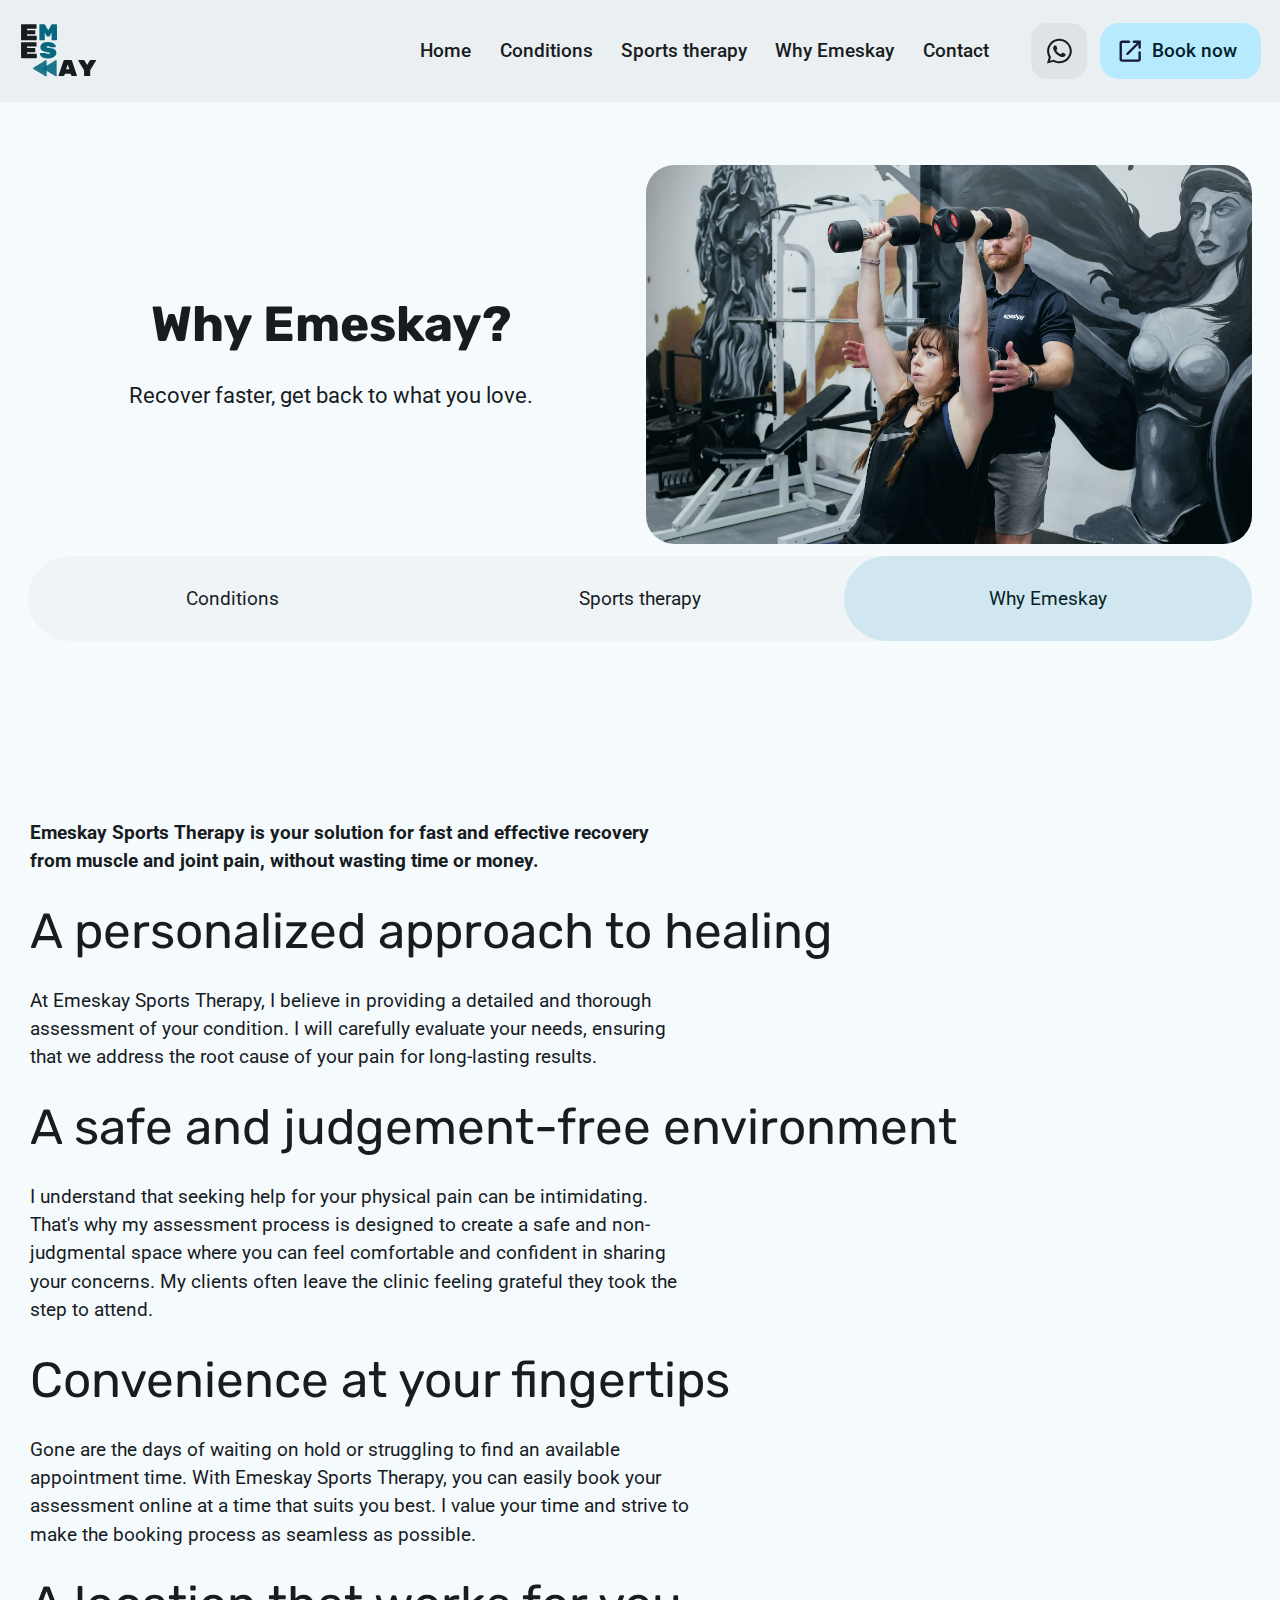
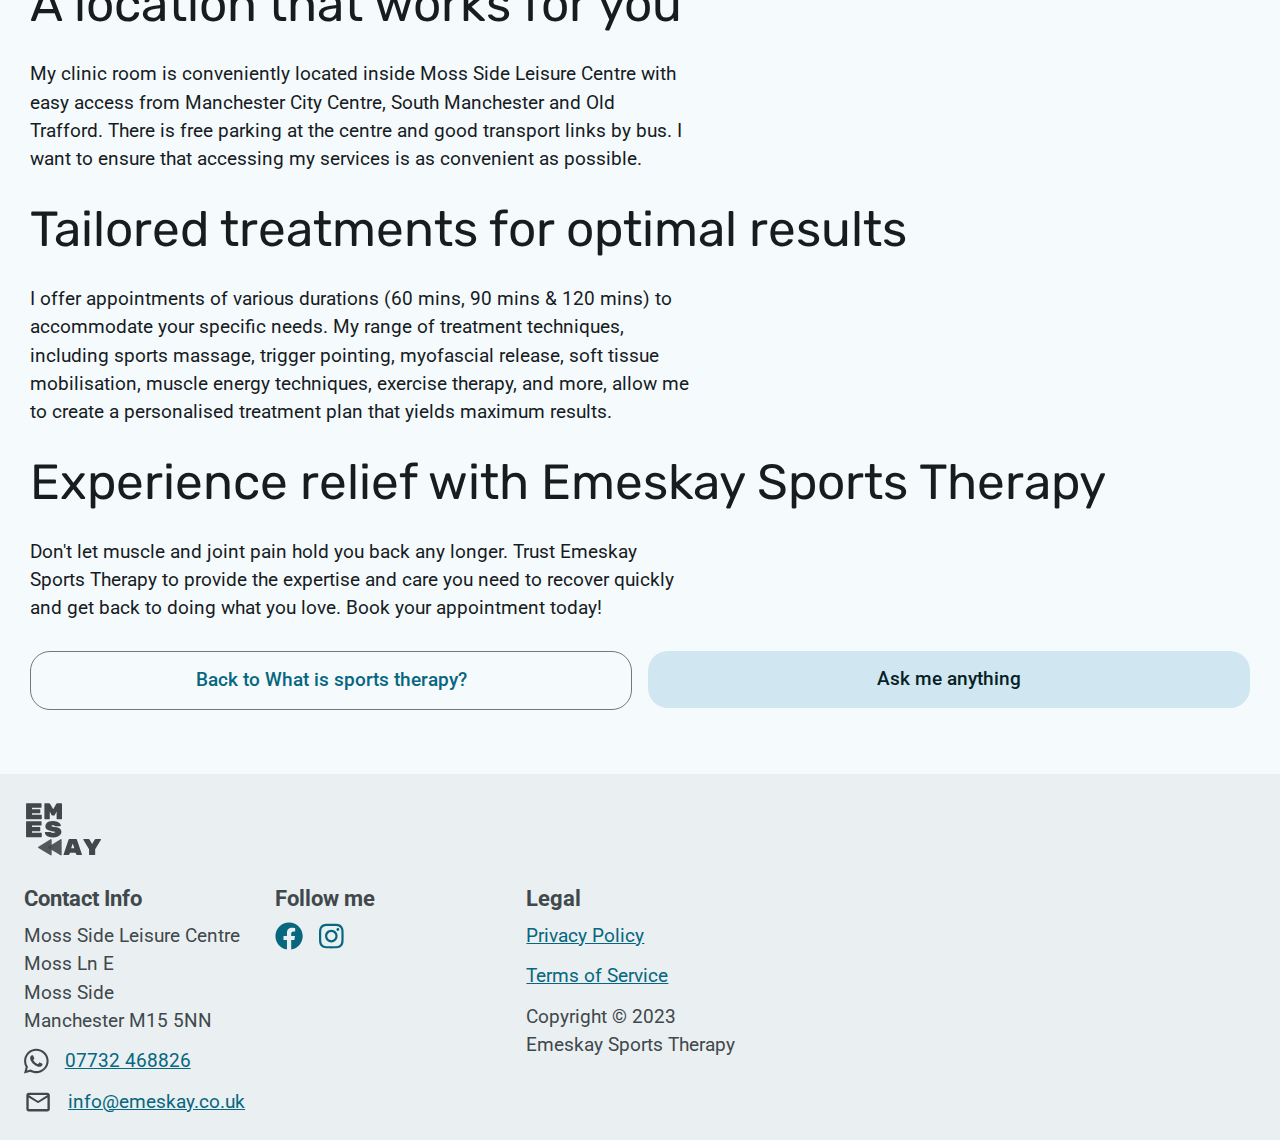
<file: why-emeskay.html>
<!DOCTYPE html>
<html lang="en">

<head>
    <!-- Google tag (gtag.js) -->
<script async src="https://www.googletagmanager.com/gtag/js?id=G-215EQNZ1G9"></script>
<script>
  window.dataLayer = window.dataLayer || [];
  function gtag(){dataLayer.push(arguments);}
  gtag('js', new Date());

  gtag('config', 'G-215EQNZ1G9');
</script>
    <meta charset="UTF-8">
    <meta name="viewport" content="width=device-width, initial-scale=1.0">
    <title>Why Emeskay? - Emeskay Sports Therapy</title>
    <meta name="description" content="Ready to heal your injury & get back to your best? Discover why Emeskay Sports Therapy stands out! Personalised therapy plans, powerful sports massage, manual therapy, & exercise rehab set me apart. Experience the Emeskay difference!" />
    <link rel="stylesheet" href="scss/style.css" type="text/css">
    <script defer src="./main.js"></script>
</head>

<body class="window" id="why-emeskay">
    <header class="window-header">
        <div class="top-app-bar">
            <img class="top-app-bar__logo" src="images/emeskay-logo/emeskay-logo-primary-light.svg" alt="Emeskay colour logo on a light background" width="92" height="24">
            <div class="top-app-bar__sub-container">
            <nav>
                <ul class="top-app-bar__menu">
                    <li class="top-app-bar__label"><a href="/">Home</a></li>
                    <li class="top-app-bar__label"><a href="conditions.html">Conditions</a></li>
                    <li class="top-app-bar__label"><a href="sports-therapy.html">Sports therapy</a></li>
                    <li class="top-app-bar__label"><a href="why-emeskay.html">Why Emeskay</a></li>
                    <li class="top-app-bar__label"><a href="contact.html">Contact</a></li>
                </ul>
            </nav>
            <div class="top-app-bar__fab-container">   
                <a class="fab" href="https://wa.me/447732468826" target="_blank"><svg aria-hidden="true" xmlns="http://www.w3.org/2000/svg" height="1rem" viewBox="0 0 448 512"><!--! Font Awesome Free 6.4.2 by @fontawesome - https://fontawesome.com License - https://fontawesome.com/license (Commercial License) Copyright 2023 Fonticons, Inc. --><path d="M380.9 97.1C339 55.1 283.2 32 223.9 32c-122.4 0-222 99.6-222 222 0 39.1 10.2 77.3 29.6 111L0 480l117.7-30.9c32.4 17.7 68.9 27 106.1 27h.1c122.3 0 224.1-99.6 224.1-222 0-59.3-25.2-115-67.1-157zm-157 341.6c-33.2 0-65.7-8.9-94-25.7l-6.7-4-69.8 18.3L72 359.2l-4.4-7c-18.5-29.4-28.2-63.3-28.2-98.2 0-101.7 82.8-184.5 184.6-184.5 49.3 0 95.6 19.2 130.4 54.1 34.8 34.9 56.2 81.2 56.1 130.5 0 101.8-84.9 184.6-186.6 184.6zm101.2-138.2c-5.5-2.8-32.8-16.2-37.9-18-5.1-1.9-8.8-2.8-12.5 2.8-3.7 5.6-14.3 18-17.6 21.8-3.2 3.7-6.5 4.2-12 1.4-32.6-16.3-54-29.1-75.5-66-5.7-9.8 5.7-9.1 16.3-30.3 1.8-3.7.9-6.9-.5-9.7-1.4-2.8-12.5-30.1-17.1-41.2-4.5-10.8-9.1-9.3-12.5-9.5-3.2-.2-6.9-.2-10.6-.2-3.7 0-9.7 1.4-14.8 6.9-5.1 5.6-19.4 19-19.4 46.3 0 27.3 19.9 53.7 22.6 57.4 2.8 3.7 39.1 59.7 94.8 83.8 35.2 15.2 49 16.5 66.6 13.9 10.7-1.6 32.8-13.4 37.4-26.4 4.6-13 4.6-24.1 3.2-26.4-1.3-2.5-5-3.9-10.5-6.6z"/></svg></a>
                <a class="extended-fab-container" href="https://app.rehabguru.com/appointments/d46ed75c4c00969246d2ecd765363815%3A437f6f2c94772fb506ee2311d28f4db0f1dc7c88b6fdb7c0c31905dbb8bc3dd7">
                    <div class="extended-fab">
                        <svg aria-hidden="true" xmlns="http://www.w3.org/2000/svg" height="24" viewBox="0 -960 960 960" width="24"><path d="M200-120q-33 0-56.5-23.5T120-200v-560q0-33 23.5-56.5T200-840h240q17 0 28.5 11.5T480-800q0 17-11.5 28.5T440-760H200v560h560v-240q0-17 11.5-28.5T800-480q17 0 28.5 11.5T840-440v240q0 33-23.5 56.5T760-120H200Zm560-584L416-360q-11 11-28 11t-28-11q-11-11-11-28t11-28l344-344H600q-17 0-28.5-11.5T560-800q0-17 11.5-28.5T600-840h240v240q0 17-11.5 28.5T800-560q-17 0-28.5-11.5T760-600v-104Z"/></svg>
                        <span class="extended-fab__label">Book now</span>
                    </div>
                </a>
            </div>
        </div>
        </div>
    </header>

    <main class="body-region">
        <header class="hero">
            <div class="hero__wrapper">
            <div class="hero__grid-layout">
                <div class="hero__grid-layout hero__grid-layout--intrinsic-cols">
                <div class="hero__content">
                    <h1 class="hero__title">Why Emeskay?</h1>
                    <p class="hero__supporting-text">Recover faster, get back to what you love.</p>
                </div>
            <picture class="image-tint">
                <source type="image/webp"
                            srcset="images/why-emeskay/why-emeskay.webp 4602w" />

                        <source type="image/jpeg"
                            srcset="images/why-emeskay/why-emeskay.jpeg 4602w" />

                        <img class="b-card__image" src="images/why-emeskay/why-emeskay.jpeg"
                            alt="Close-up of a sports therapist's hands performing massage on his client" width="4602"
                            height="3068" loading="eager" decoding="sync"/>
            </picture>
            </div>
            
            
            <div class="segmented-button">
                <a class="segmented-button__left" href="conditions.html">Conditions</a>
                <a class="segmented-button__middle" href="sports-therapy.html">Sports therapy</a>
                <a class="segmented-button__right segmented-button__active" href="why-emeskay.html">Why Emeskay</a>
            </div>
           
            </div>
            </div>
        </header>
        <div class="container">
        <section>
        <p><strong>Emeskay Sports Therapy is your solution for fast and effective recovery from muscle and joint pain, without wasting time or money.</strong></p>
        <h2 class="secondary-heading">A personalized approach to healing</h2>
        <p>At Emeskay Sports Therapy, I believe in providing a detailed and thorough assessment of your condition. I will carefully evaluate your needs, ensuring that we address the root cause of your pain for long-lasting results.</p>
        <h2 class="secondary-heading">A safe and judgement-free environment</h2>
        <p>I understand that seeking help for your physical pain can be intimidating. That's why my assessment process is designed to create a safe and non-judgmental space where you can feel comfortable and confident in sharing your concerns. My clients often leave the clinic feeling grateful they took the step to attend.</p>
        <h2 class="secondary-heading">Convenience at your fingertips</h2>
        <p>Gone are the days of waiting on hold or struggling to find an available appointment time. With Emeskay Sports Therapy, you can easily book your assessment online at a time that suits you best. I value your time and strive to make the booking process as seamless as possible.</p>
        <h2 class="secondary-heading">A location that works for you</h2>
        <p>My clinic room is conveniently located inside Moss Side Leisure Centre with easy access from Manchester City Centre, South Manchester and Old Trafford. There is free parking at the centre and good transport links by bus. I want to ensure that accessing my services is as convenient as possible.</p>
        <h2 class="secondary-heading">Tailored treatments for optimal results</h2>
        <p>I offer appointments of various durations (60 mins, 90 mins & 120 mins) to accommodate your specific needs. My range of treatment techniques, including sports massage, trigger pointing, myofascial release, soft tissue mobilisation, muscle energy techniques, exercise therapy, and more, allow me to create a personalised treatment plan that yields maximum results.</p>
        <h2 class="secondary-heading">Experience relief with Emeskay Sports Therapy</h2>
        <p>Don't let muscle and joint pain hold you back any longer. Trust Emeskay Sports Therapy to provide the expertise and care you need to recover quickly and get back to doing what you love. Book your appointment today!</p>
        
        
    </section>
    <div class="buttons-container">
        <a class="button button--outlined" href="sports-therapy.html">Back to What is sports therapy?</a>
        <a class="button button--tonal" href="contact.html">Ask me anything</a>
    </div>
    </div>
    </main>

    <footer>
        <img class="logo-footer" src="images/emeskay-logo/emeskay-logo-on-surface-variant-light.svg"
            alt="Emeskay gray logo on a light background" width="92" height="24">
        <div class="contact-info">
            <h3 class="footer__sub-heading">Contact Info</h3>
            <p class="address">Moss Side Leisure Centre<br>
                Moss Ln E<br>
                Moss Side<br>
                Manchester M15 5NN</p>
            <div class="whatsapp-container">
                <svg aria-hidden="true" xmlns="http://www.w3.org/2000/svg" height="1rem"
                    viewBox="0 0 448 512"><!--! Font Awesome Free 6.4.2 by @fontawesome - https://fontawesome.com License - https://fontawesome.com/license (Commercial License) Copyright 2023 Fonticons, Inc. -->
                    <path
                        d="M380.9 97.1C339 55.1 283.2 32 223.9 32c-122.4 0-222 99.6-222 222 0 39.1 10.2 77.3 29.6 111L0 480l117.7-30.9c32.4 17.7 68.9 27 106.1 27h.1c122.3 0 224.1-99.6 224.1-222 0-59.3-25.2-115-67.1-157zm-157 341.6c-33.2 0-65.7-8.9-94-25.7l-6.7-4-69.8 18.3L72 359.2l-4.4-7c-18.5-29.4-28.2-63.3-28.2-98.2 0-101.7 82.8-184.5 184.6-184.5 49.3 0 95.6 19.2 130.4 54.1 34.8 34.9 56.2 81.2 56.1 130.5 0 101.8-84.9 184.6-186.6 184.6zm101.2-138.2c-5.5-2.8-32.8-16.2-37.9-18-5.1-1.9-8.8-2.8-12.5 2.8-3.7 5.6-14.3 18-17.6 21.8-3.2 3.7-6.5 4.2-12 1.4-32.6-16.3-54-29.1-75.5-66-5.7-9.8 5.7-9.1 16.3-30.3 1.8-3.7.9-6.9-.5-9.7-1.4-2.8-12.5-30.1-17.1-41.2-4.5-10.8-9.1-9.3-12.5-9.5-3.2-.2-6.9-.2-10.6-.2-3.7 0-9.7 1.4-14.8 6.9-5.1 5.6-19.4 19-19.4 46.3 0 27.3 19.9 53.7 22.6 57.4 2.8 3.7 39.1 59.7 94.8 83.8 35.2 15.2 49 16.5 66.6 13.9 10.7-1.6 32.8-13.4 37.4-26.4 4.6-13 4.6-24.1 3.2-26.4-1.3-2.5-5-3.9-10.5-6.6z" />
                </svg>
                <a class="link" href="tel:07732468826">
                    <span>07732 468826</span>
                </a>
            </div>
            <div class="email-container icons">
                <svg aria-hidden="true" xmlns="http://www.w3.org/2000/svg" height="1rem" viewBox="0 -960 960 960">
                    <path
                        d="M160-160q-33 0-56.5-23.5T80-240v-480q0-33 23.5-56.5T160-800h640q33 0 56.5 23.5T880-720v480q0 33-23.5 56.5T800-160H160Zm640-480L501-453q-5 3-10.5 4.5T480-447q-5 0-10.5-1.5T459-453L160-640v400h640v-400ZM480-520l320-200H160l320 200ZM160-640v10-59 1-32 32-.5 58.5-10 400-400Z" />
                </svg>
                <a class="link" href="mailto:info@emeskay.co.uk">
                    <span>info@emeskay.co.uk</span>
                </a>
            </div>
        </div>
        <div class="social">
            <h3 class="footer__sub-heading">Follow me</h3>
            <div class="social-icons">
                <a href="https://facebook.com/emeskaytherapy" aria-label="facebook-icon" class="icons">
                    <svg aria-hidden="true" xmlns="http://www.w3.org/2000/svg" height="1rem"
                        viewBox="0 0 512 512"><!--! Font Awesome Free 6.4.2 by @fontawesome - https://fontawesome.com License - https://fontawesome.com/license (Commercial License) Copyright 2023 Fonticons, Inc. -->
                        <path
                            d="M504 256C504 119 393 8 256 8S8 119 8 256c0 123.78 90.69 226.38 209.25 245V327.69h-63V256h63v-54.64c0-62.15 37-96.48 93.67-96.48 27.14 0 55.52 4.84 55.52 4.84v61h-31.28c-30.8 0-40.41 19.12-40.41 38.73V256h68.78l-11 71.69h-57.78V501C413.31 482.38 504 379.78 504 256z" />
                    </svg>
                </a>
                <a href="https://instagram.com/matt_emeskay" aria-label="instagram-icon" class="icons">
                    <svg aria-hidden="true" xmlns="http://www.w3.org/2000/svg" height="1rem"
                        viewBox="0 0 448 512"><!--! Font Awesome Free 6.4.2 by @fontawesome - https://fontawesome.com License - https://fontawesome.com/license (Commercial License) Copyright 2023 Fonticons, Inc. -->
                        <path
                            d="M224.1 141c-63.6 0-114.9 51.3-114.9 114.9s51.3 114.9 114.9 114.9S339 319.5 339 255.9 287.7 141 224.1 141zm0 189.6c-41.1 0-74.7-33.5-74.7-74.7s33.5-74.7 74.7-74.7 74.7 33.5 74.7 74.7-33.6 74.7-74.7 74.7zm146.4-194.3c0 14.9-12 26.8-26.8 26.8-14.9 0-26.8-12-26.8-26.8s12-26.8 26.8-26.8 26.8 12 26.8 26.8zm76.1 27.2c-1.7-35.9-9.9-67.7-36.2-93.9-26.2-26.2-58-34.4-93.9-36.2-37-2.1-147.9-2.1-184.9 0-35.8 1.7-67.6 9.9-93.9 36.1s-34.4 58-36.2 93.9c-2.1 37-2.1 147.9 0 184.9 1.7 35.9 9.9 67.7 36.2 93.9s58 34.4 93.9 36.2c37 2.1 147.9 2.1 184.9 0 35.9-1.7 67.7-9.9 93.9-36.2 26.2-26.2 34.4-58 36.2-93.9 2.1-37 2.1-147.8 0-184.8zM398.8 388c-7.8 19.6-22.9 34.7-42.6 42.6-29.5 11.7-99.5 9-132.1 9s-102.7 2.6-132.1-9c-19.6-7.8-34.7-22.9-42.6-42.6-11.7-29.5-9-99.5-9-132.1s-2.6-102.7 9-132.1c7.8-19.6 22.9-34.7 42.6-42.6 29.5-11.7 99.5-9 132.1-9s102.7-2.6 132.1 9c19.6 7.8 34.7 22.9 42.6 42.6 11.7 29.5 9 99.5 9 132.1s2.7 102.7-9 132.1z" />
                    </svg>
                </a>
            </div>
        </div>
        <div class="legal">
            <h3 class="footer__sub-heading">Legal</h3>
            <p><a class="link" href="#">Privacy Policy</a></p>
            <p><a class="link" href="#">Terms of Service</a></p>
            <p>Copyright © 2023 Emeskay Sports Therapy</p>
        </div>
    </footer>
</body>
</html>
</file>
<file: scss/style.css>
@import url("https://fonts.googleapis.com/css2?family=Roboto&display=swap");
@import url("https://fonts.googleapis.com/css2?family=Rubik:wght@700&display=swap");
:root {
  --clr-primary: #07677f;
  --clr-surface-tint: rgb(7 103 127);
  --clr-on-primary: rgb(255 255 255);
  --clr-primary-container: #b7eaff;
  --clr-on-primary-container: rgb(0 31 40);
  --clr-secondary: rgb(76 98 106);
  --clr-on-secondary: rgb(255 255 255);
  --clr-secondary-container: #d0e7f1;
  --clr-on-secondary-container: #071f27;
  --clr-tertiary: rgb(90 92 126);
  --clr-on-tertiary: rgb(255 255 255);
  --clr-tertiary-container: rgb(224 224 255);
  --clr-on-tertiary-container: rgb(23 25 55);
  --clr-error: rgb(186 26 26);
  --clr-on-error: rgb(255 255 255);
  --clr-error-container: rgb(255 218 214);
  --clr-on-error-container: rgb(65 0 2);
  --clr-background: rgb(245 250 253);
  --clr-on-background: rgb(23 28 31);
  --clr-surface: rgb(245 250 253);
  --clr-on-surface: rgb(23 28 31);
  --clr-surface-variant: rgb(219 228 232);
  --clr-on-surface-variant: rgb(64 72 76);
  --clr-outline: rgb(112 120 124);
  --clr-outline-variant: rgb(191 200 204);
  --clr-shadow: rgb(0 0 0);
  --clr-scrim: rgb(0 0 0);
  --clr-inverse-surface: rgb(44 49 52);
  --clr-inverse-on-surface: rgb(237 241 244);
  --clr-inverse-primary: rgb(136 209 236);
  --clr-primary-fixed: rgb(183 234 255);
  --clr-on-primary-fixed: rgb(0 31 40);
  --clr-primary-fixed-dim: rgb(136 209 236);
  --clr-on-primary-fixed-variant: rgb(0 78 97);
  --clr-secondary-fixed: rgb(207 230 241);
  --clr-on-secondary-fixed: rgb(7 30 38);
  --clr-secondary-fixed-dim: rgb(179 202 212);
  --clr-on-secondary-fixed-variant: rgb(52 74 82);
  --clr-tertiary-fixed: rgb(224 224 255);
  --clr-on-tertiary-fixed: rgb(23 25 55);
  --clr-tertiary-fixed-dim: rgb(195 195 235);
  --clr-on-tertiary-fixed-variant: rgb(66 68 101);
  --clr-surface-dim: rgb(214 219 222);
  --clr-surface-bright: rgb(245 250 253);
  --clr-surface-container-lowest: rgb(255 255 255);
  --clr-surface-container-low: rgb(239 244 247);
  --clr-surface-container: rgb(234 239 241);
  --clr-surface-container-high: rgb(228 233 236);
  --clr-surface-container-highest: rgb(222 227 230);
  /*--clr-primary: rgb(0 1 195);
  --clr-surface-tint: rgb(52 61 255);
  --clr-on-primary: rgb(255 255 255);
  --clr-primary-container: rgb(45 54 255);
  --clr-on-primary-container: rgb(255 255 255);
  --clr-secondary: rgb(76 83 184);
  --clr-on-secondary: rgb(255 255 255);
  --clr-secondary-container: rgb(155 161 255);
  --clr-on-secondary-container: rgb(0 0 118);
  --clr-tertiary: rgb(97 0 120);
  --clr-on-tertiary: rgb(255 255 255);
  --clr-tertiary-container: rgb(146 33 175);
  --clr-on-tertiary-container: rgb(255 255 255);
  --clr-error: rgb(186 26 26);
  --clr-on-error: rgb(255 255 255);
  --clr-error-container: rgb(255 218 214);
  --clr-on-error-container: rgb(65 0 2);
  --clr-background: rgb(251 248 255);
  --clr-on-background: rgb(26 27 38);
  --clr-surface: rgb(251 248 255);
  --clr-on-surface: rgb(26 27 38);
  --clr-surface-variant: rgb(226 224 247);
  --clr-on-surface-variant: rgb(69 69 88);
  --clr-outline: rgb(117 117 137);
  --clr-outline-variant: rgb(197 196 219);
  --clr-shadow: rgb(0 0 0);
  --clr-scrim: rgb(0 0 0);
  --clr-inverse-surface: rgb(47 47 59);
  --clr-inverse-on-surface: rgb(241 239 255);
  --clr-inverse-primary: rgb(190 194 255);
  --clr-primary-fixed: rgb(224 224 255);
  --clr-on-primary-fixed: rgb(0 0 110);
  --clr-primary-fixed-dim: rgb(190 194 255);
  --clr-on-primary-fixed-variant: rgb(0 0 239);
  --clr-secondary-fixed: rgb(224 224 255);
  --clr-on-secondary-fixed: rgb(0 0 110);
  --clr-secondary-fixed-dim: rgb(190 194 255);
  --clr-on-secondary-fixed-variant: rgb(51 58 159);
  --clr-tertiary-fixed: rgb(253 214 255);
  --clr-on-tertiary-fixed: rgb(52 0 66);
  --clr-tertiary-fixed-dim: rgb(244 174 255);
  --clr-on-tertiary-fixed-variant: rgb(121 0 149);
  --clr-surface-dim: rgb(218 216 232);
  --clr-surface-bright: rgb(251 248 255);
  --clr-surface-container-lowest: rgb(255 255 255);
  --clr-surface-container-low: rgb(245 242 255);
  --clr-surface-container: rgb(238 236 252);
  --clr-surface-container-high: rgb(232 230 246);
  --clr-surface-container-highest: rgb(227 225 241);*/
  /*--clr-primary: rgb(97 97 24);
  --clr-surface-tint: rgb(97 97 24);
  --clr-on-primary: rgb(255 255 255);
  --clr-primary-container: rgb(232 231 143);
  --clr-on-primary-container: rgb(29 29 0);
  --clr-secondary: rgb(96 96 67);
  --clr-on-secondary: rgb(255 255 255);
  --clr-secondary-container: rgb(231 228 191);
  --clr-on-secondary-container: rgb(29 29 6);
  --clr-tertiary: rgb(61 102 87);
  --clr-on-tertiary: rgb(255 255 255);
  --clr-tertiary-container: rgb(191 236 216);
  --clr-on-tertiary-container: rgb(0 33 23);
  --clr-error: rgb(186 26 26);
  --clr-on-error: rgb(255 255 255);
  --clr-error-container: rgb(255 218 214);
  --clr-on-error-container: rgb(65 0 2);
  --clr-background: rgb(253 249 236);
  --clr-on-background: rgb(28 28 20);
  --clr-surface: rgb(253 249 236);
  --clr-on-surface: rgb(28 28 20);
  --clr-surface-variant: rgb(230 227 209);
  --clr-on-surface-variant: rgb(72 71 58);
  --clr-outline: rgb(121 120 105);
  --clr-outline-variant: rgb(202 199 182);
  --clr-shadow: rgb(0 0 0);
  --clr-scrim: rgb(0 0 0);
  --clr-inverse-surface: rgb(49 49 40);
  --clr-inverse-on-surface: rgb(244 241 227);
  --clr-inverse-primary: rgb(203 203 118);
  --clr-primary-fixed: rgb(232 231 143);
  --clr-on-primary-fixed: rgb(29 29 0);
  --clr-primary-fixed-dim: rgb(203 203 118);
  --clr-on-primary-fixed-variant: rgb(73 73 0);
  --clr-secondary-fixed: rgb(231 228 191);
  --clr-on-secondary-fixed: rgb(29 29 6);
  --clr-secondary-fixed-dim: rgb(202 200 165);
  --clr-on-secondary-fixed-variant: rgb(73 72 45);
  --clr-tertiary-fixed: rgb(191 236 216);
  --clr-on-tertiary-fixed: rgb(0 33 23);
  --clr-tertiary-fixed-dim: rgb(164 208 189);
  --clr-on-tertiary-fixed-variant: rgb(37 78 64);
  --clr-surface-dim: rgb(221 218 205);
  --clr-surface-bright: rgb(253 249 236);
  --clr-surface-container-lowest: rgb(255 255 255);
  --clr-surface-container-low: rgb(247 244 230);
  --clr-surface-container: rgb(241 238 224);
  --clr-surface-container-high: rgb(236 232 219);
  --clr-surface-container-highest: rgb(230 227 213);*/
  /*--clr-primary: rgb(129 85 18);
  --clr-surface-tint: rgb(129 85 18);
  --clr-on-primary: rgb(255 255 255);
  --clr-primary-container: rgb(255 221 183);
  --clr-on-primary-container: rgb(42 23 0);
  --clr-secondary: rgb(112 91 65);
  --clr-on-secondary: rgb(255 255 255);
  --clr-secondary-container: rgb(252 222 188);
  --clr-on-secondary-container: rgb(40 24 5);
  --clr-tertiary: rgb(83 100 62);
  --clr-on-tertiary: rgb(255 255 255);
  --clr-tertiary-container: rgb(214 233 185);
  --clr-on-tertiary-container: rgb(18 31 3);
  --clr-error: rgb(186 26 26);
  --clr-on-error: rgb(255 255 255);
  --clr-error-container: rgb(255 218 214);
  --clr-on-error-container: rgb(65 0 2);
  --clr-background: rgb(255 248 244);
  --clr-on-background: rgb(33 26 19);
  --clr-surface: rgb(255 248 244);
  --clr-on-surface: rgb(33 26 19);
  --clr-surface-variant: rgb(240 224 208);
  --clr-on-surface-variant: rgb(80 69 57);
  --clr-outline: rgb(130 117 104);
  --clr-outline-variant: rgb(212 196 181);
  --clr-shadow: rgb(0 0 0);
  --clr-scrim: rgb(0 0 0);
  --clr-inverse-surface: rgb(54 47 39);
  --clr-inverse-on-surface: rgb(252 238 226);
  --clr-inverse-primary: rgb(247 187 112);
  --clr-primary-fixed: rgb(255 221 183);
  --clr-on-primary-fixed: rgb(42 23 0);
  --clr-primary-fixed-dim: rgb(247 187 112);
  --clr-on-primary-fixed-variant: rgb(101 62 0);
  --clr-secondary-fixed: rgb(252 222 188);
  --clr-on-secondary-fixed: rgb(40 24 5);
  --clr-secondary-fixed-dim: rgb(223 194 162);
  --clr-on-secondary-fixed-variant: rgb(87 67 43);
  --clr-tertiary-fixed: rgb(214 233 185);
  --clr-on-tertiary-fixed: rgb(18 31 3);
  --clr-tertiary-fixed-dim: rgb(186 205 159);
  --clr-on-tertiary-fixed-variant: rgb(60 76 40);
  --clr-surface-dim: rgb(229 216 204);
  --clr-surface-bright: rgb(255 248 244);
  --clr-surface-container-lowest: rgb(255 255 255);
  --clr-surface-container-low: rgb(255 241 229);
  --clr-surface-container: rgb(249 236 224);
  --clr-surface-container-high: rgb(243 230 218);
  --clr-surface-container-highest: rgb(238 224 212);*/
  /*--clr-primary: rgb(0 73 146);
  --clr-surface-tint: rgb(0 93 182);
  --clr-on-primary: rgb(255 255 255);
  --clr-primary-container: rgb(37 110 200);
  --clr-on-primary-container: rgb(255 255 255);
  --clr-secondary: rgb(74 95 131);
  --clr-on-secondary: rgb(255 255 255);
  --clr-secondary-container: rgb(201 219 255);
  --clr-on-secondary-container: rgb(46 67 102);
  --clr-tertiary: rgb(110 43 134);
  --clr-on-tertiary: rgb(255 255 255);
  --clr-tertiary-container: rgb(150 81 174);
  --clr-on-tertiary-container: rgb(255 255 255);
  --clr-error: rgb(186 26 26);
  --clr-on-error: rgb(255 255 255);
  --clr-error-container: rgb(255 218 214);
  --clr-on-error-container: rgb(65 0 2);
  --clr-background: rgb(249 249 255);
  --clr-on-background: rgb(25 28 33);
  --clr-surface: rgb(249 249 255);
  --clr-on-surface: rgb(25 28 33);
  --clr-surface-variant: rgb(222 226 240);
  --clr-on-surface-variant: rgb(66 71 82);
  --clr-outline: rgb(114 119 131);
  --clr-outline-variant: rgb(194 198 212);
  --clr-shadow: rgb(0 0 0);
  --clr-scrim: rgb(0 0 0);
  --clr-inverse-surface: rgb(46 48 55);
  --clr-inverse-on-surface: rgb(239 240 248);
  --clr-inverse-primary: rgb(169 199 255);
  --clr-primary-fixed: rgb(214 227 255);
  --clr-on-primary-fixed: rgb(0 27 61);
  --clr-primary-fixed-dim: rgb(169 199 255);
  --clr-on-primary-fixed-variant: rgb(0 70 140);
  --clr-secondary-fixed: rgb(214 227 255);
  --clr-on-secondary-fixed: rgb(2 27 60);
  --clr-secondary-fixed-dim: rgb(178 199 240);
  --clr-on-secondary-fixed-variant: rgb(50 71 106);
  --clr-tertiary-fixed: rgb(250 215 255);
  --clr-on-tertiary-fixed: rgb(51 0 69);
  --clr-tertiary-fixed-dim: rgb(238 177 255);
  --clr-on-tertiary-fixed-variant: rgb(107 39 131);
  --clr-surface-dim: rgb(216 218 226);
  --clr-surface-bright: rgb(249 249 255);
  --clr-surface-container-lowest: rgb(255 255 255);
  --clr-surface-container-low: rgb(242 243 251);
  --clr-surface-container: rgb(236 237 246);
  --clr-surface-container-high: rgb(231 232 240);
  --clr-surface-container-highest: rgb(225 226 234);*/
  /*--clr-primary: rgb(97 97 24);
  --clr-surface-tint: rgb(97 97 24);
  --clr-on-primary: rgb(255 255 255);
  --clr-primary-container: rgb(232 231 143);
  --clr-on-primary-container: rgb(29 29 0);
  --clr-secondary: rgb(96 96 67);
  --clr-on-secondary: rgb(255 255 255);
  --clr-secondary-container: rgb(231 228 191);
  --clr-on-secondary-container: rgb(29 29 6);
  --clr-tertiary: rgb(61 102 87);
  --clr-on-tertiary: rgb(255 255 255);
  --clr-tertiary-container: rgb(191 236 216);
  --clr-on-tertiary-container: rgb(0 33 23);
  --clr-error: rgb(186 26 26);
  --clr-on-error: rgb(255 255 255);
  --clr-error-container: rgb(255 218 214);
  --clr-on-error-container: rgb(65 0 2);
  --clr-background: rgb(253 249 236);
  --clr-on-background: rgb(28 28 20);
  --clr-surface: rgb(253 249 236);
  --clr-on-surface: rgb(28 28 20);
  --clr-surface-variant: rgb(230 227 209);
  --clr-on-surface-variant: rgb(72 71 58);
  --clr-outline: rgb(121 120 105);
  --clr-outline-variant: rgb(202 199 182);
  --clr-shadow: rgb(0 0 0);
  --clr-scrim: rgb(0 0 0);
  --clr-inverse-surface: rgb(49 49 40);
  --clr-inverse-on-surface: rgb(244 241 227);
  --clr-inverse-primary: rgb(203 203 118);
  --clr-primary-fixed: rgb(232 231 143);
  --clr-on-primary-fixed: rgb(29 29 0);
  --clr-primary-fixed-dim: rgb(203 203 118);
  --clr-on-primary-fixed-variant: rgb(73 73 0);
  --clr-secondary-fixed: rgb(231 228 191);
  --clr-on-secondary-fixed: rgb(29 29 6);
  --clr-secondary-fixed-dim: rgb(202 200 165);
  --clr-on-secondary-fixed-variant: rgb(73 72 45);
  --clr-tertiary-fixed: rgb(191 236 216);
  --clr-on-tertiary-fixed: rgb(0 33 23);
  --clr-tertiary-fixed-dim: rgb(164 208 189);
  --clr-on-tertiary-fixed-variant: rgb(37 78 64);
  --clr-surface-dim: rgb(221 218 205);
  --clr-surface-bright: rgb(253 249 236);
  --clr-surface-container-lowest: rgb(255 255 255);
  --clr-surface-container-low: rgb(247 244 230);
  --clr-surface-container: rgb(241 238 224);
  --clr-surface-container-high: rgb(236 232 219);
  --clr-surface-container-highest: rgb(230 227 213);*/
  --ff-primary: "Roboto", sans-serif;
  --ff-secondary: "Rubik", sans-serif;
  --fw-regular: 400;
  --fw-medium: 500;
  --fs-400: clamp(1rem, 0.34vw + 0.91rem, 1.19rem);
  --fs-500: clamp(1.25rem, 0.61vw + 1.1rem, 1.58rem);
  --fs-600: clamp(1.56rem, 1vw + 1.31rem, 2.11rem);
  --fs-700: clamp(1.95rem, 1.56vw + 1.56rem, 2.81rem);
  --fs-800: clamp(2.44rem, 2.38vw + 1.85rem, 3.75rem);
  --headings-min-ch-count: 40ch;
  --headings-max-ch-count: 60ch;
  --body-min-ch-count: 45ch;
  --body-max-ch-count: 75ch;
  --ratio: 1.5;
  --s-5: calc(var(--s-4) / var(--ratio));
  --s-4: calc(var(--s-3) / var(--ratio));
  --s-3: calc(var(--s-2) / var(--ratio));
  --s-2: calc(var(--s-1) / var(--ratio));
  --s-1: calc(var(--s0) / var(--ratio));
  --s0: 1rem;
  --s1: calc(var(--s0) * var(--ratio));
  --s2: calc(var(--s1) * var(--ratio));
  --s3: calc(var(--s2) * var(--ratio));
  --s4: calc(var(--s3) * var(--ratio));
  --s5: calc(var(--s4) * var(--ratio));
  --padding-sm: clamp(1rem, 3%, 1.5rem);
  --padding-md: clamp(1.5rem, 6%, 3rem);
  --padding-lg: clamp(3rem, 12%, 6rem);
  --padding: clamp(1rem, 4vw, 2.5rem);
  --block-flow-sm: min(var(--s1), 4vh);
  --block-flow-md: min(var(--s2), 8vh);
  --block-flow-lg: min(var(--s3), 16vh);
  --layout-gap-sm: clamp(1rem, 3vmax, 1.5rem);
  --layout-gap-md: clamp(1.5rem, 6vmax, 3rem);
  --layout-gap-lg: clamp(3rem, 8vmax, 4rem);
  --state-hover: 8%;
  --state-focus: 10%;
  --state-press: 10%;
  --state-drag: 16%;
}

.fb-logo {
  width: 3rem;
  height: 3rem;
  fill: var(--clr-on-surface-variant);
}

.map {
  border-radius: var(--s1);
}

/*! normalize.css v8.0.1 | MIT License | github.com/necolas/normalize.css */
/* Document
   ========================================================================== */
/**
 * 1. Correct the line height in all browsers.
 * 2. Prevent adjustments of font size after orientation changes in iOS.
 */
html {
  line-height: 1.15; /* 1 */
  -webkit-text-size-adjust: 100%; /* 2 */
}

/* Sections
   ========================================================================== */
/**
 * Remove the margin in all browsers.
 */
body {
  margin: 0;
}

/**
 * Render the `main` element consistently in IE.
 */
main {
  display: block;
}

/**
 * Correct the font size and margin on `h1` elements within `section` and
 * `article` contexts in Chrome, Firefox, and Safari.
 */
h1 {
  font-size: 2em;
  margin: 0.67em 0;
}

/* Grouping content
   ========================================================================== */
/**
 * 1. Add the correct box sizing in Firefox.
 * 2. Show the overflow in Edge and IE.
 */
hr {
  box-sizing: content-box; /* 1 */
  height: 0; /* 1 */
  overflow: visible; /* 2 */
}

/**
 * 1. Correct the inheritance and scaling of font size in all browsers.
 * 2. Correct the odd `em` font sizing in all browsers.
 */
pre {
  font-family: monospace, monospace; /* 1 */
  font-size: 1em; /* 2 */
}

/* Text-level semantics
   ========================================================================== */
/**
 * Remove the gray background on active links in IE 10.
 */
a {
  background-color: transparent;
}

/**
 * 1. Remove the bottom border in Chrome 57-
 * 2. Add the correct text decoration in Chrome, Edge, IE, Opera, and Safari.
 */
abbr[title] {
  border-bottom: none; /* 1 */
  text-decoration: underline; /* 2 */
  -webkit-text-decoration: underline dotted;
          text-decoration: underline dotted; /* 2 */
}

/**
 * Add the correct font weight in Chrome, Edge, and Safari.
 */
b,
strong {
  font-weight: bolder;
}

/**
 * 1. Correct the inheritance and scaling of font size in all browsers.
 * 2. Correct the odd `em` font sizing in all browsers.
 */
code,
kbd,
samp {
  font-family: monospace, monospace; /* 1 */
  font-size: 1em; /* 2 */
}

/**
 * Add the correct font size in all browsers.
 */
small {
  font-size: 80%;
}

/**
 * Prevent `sub` and `sup` elements from affecting the line height in
 * all browsers.
 */
sub,
sup {
  font-size: 75%;
  line-height: 0;
  position: relative;
  vertical-align: baseline;
}

sub {
  bottom: -0.25em;
}

sup {
  top: -0.5em;
}

/* Embedded content
   ========================================================================== */
/**
 * Remove the border on images inside links in IE 10.
 */
img {
  border-style: none;
}

/* Forms
   ========================================================================== */
/**
 * 1. Change the font styles in all browsers.
 * 2. Remove the margin in Firefox and Safari.
 */
button,
input,
optgroup,
select,
textarea {
  font-family: inherit; /* 1 */
  font-size: 100%; /* 1 */
  line-height: 1.15; /* 1 */
  margin: 0; /* 2 */
}

/**
 * Show the overflow in IE.
 * 1. Show the overflow in Edge.
 */
button,
input { /* 1 */
  overflow: visible;
}

/**
 * Remove the inheritance of text transform in Edge, Firefox, and IE.
 * 1. Remove the inheritance of text transform in Firefox.
 */
button,
select { /* 1 */
  text-transform: none;
}

/**
 * Correct the inability to style clickable types in iOS and Safari.
 */
button,
[type=button],
[type=reset],
[type=submit] {
  -webkit-appearance: button;
}

/**
 * Remove the inner border and padding in Firefox.
 */
button::-moz-focus-inner,
[type=button]::-moz-focus-inner,
[type=reset]::-moz-focus-inner,
[type=submit]::-moz-focus-inner {
  border-style: none;
  padding: 0;
}

/**
 * Restore the focus styles unset by the previous rule.
 */
button:-moz-focusring,
[type=button]:-moz-focusring,
[type=reset]:-moz-focusring,
[type=submit]:-moz-focusring {
  outline: 1px dotted ButtonText;
}

/**
 * Correct the padding in Firefox.
 */
fieldset {
  padding: 0.35em 0.75em 0.625em;
}

/**
 * 1. Correct the text wrapping in Edge and IE.
 * 2. Correct the color inheritance from `fieldset` elements in IE.
 * 3. Remove the padding so developers are not caught out when they zero out
 *    `fieldset` elements in all browsers.
 */
legend {
  box-sizing: border-box; /* 1 */
  color: inherit; /* 2 */
  display: table; /* 1 */
  max-width: 100%; /* 1 */
  padding: 0; /* 3 */
  white-space: normal; /* 1 */
}

/**
 * Add the correct vertical alignment in Chrome, Firefox, and Opera.
 */
progress {
  vertical-align: baseline;
}

/**
 * Remove the default vertical scrollbar in IE 10+.
 */
textarea {
  overflow: auto;
}

/**
 * 1. Add the correct box sizing in IE 10.
 * 2. Remove the padding in IE 10.
 */
[type=checkbox],
[type=radio] {
  box-sizing: border-box; /* 1 */
  padding: 0; /* 2 */
}

/**
 * Correct the cursor style of increment and decrement buttons in Chrome.
 */
[type=number]::-webkit-inner-spin-button,
[type=number]::-webkit-outer-spin-button {
  height: auto;
}

/**
 * 1. Correct the odd appearance in Chrome and Safari.
 * 2. Correct the outline style in Safari.
 */
[type=search] {
  -webkit-appearance: textfield; /* 1 */
  outline-offset: -2px; /* 2 */
}

/**
 * Remove the inner padding in Chrome and Safari on macOS.
 */
[type=search]::-webkit-search-decoration {
  -webkit-appearance: none;
}

/**
 * 1. Correct the inability to style clickable types in iOS and Safari.
 * 2. Change font properties to `inherit` in Safari.
 */
::-webkit-file-upload-button {
  -webkit-appearance: button; /* 1 */
  font: inherit; /* 2 */
}

/* Interactive
   ========================================================================== */
/*
 * Add the correct display in Edge, IE 10+, and Firefox.
 */
details {
  display: block;
}

/*
 * Add the correct display in all browsers.
 */
summary {
  display: list-item;
}

/* Misc
   ========================================================================== */
/**
 * Add the correct display in IE 10+.
 */
template {
  display: none;
}

/**
 * Add the correct display in IE 10.
 */
[hidden] {
  display: none;
}

html {
  background-color: var(--clr-surface);
  color: var(--clr-on-surface);
}

html {
  font-family: var(--ff-primary);
  font-weight: var(--fw-regular);
  font-size: var(--fs-400);
  line-height: 1.5;
}

h1, h2, h3, h4 {
  line-height: 1.1;
}

.primary-heading {
  font-family: var(--ff-secondary);
  font-weight: var(--fw-regular);
  font-size: var(--fs-800);
}

.secondary-heading {
  font-family: var(--ff-secondary);
  font-weight: var(--fw-regular);
  font-size: var(--fs-700);
}

.tertiary-heading {
  font-family: var(--ff-secondary);
  font-weight: var(--fw-regular);
  font-size: var(--fs-600);
}

@font-face {
  font-family: "Barlow";
  src: url("../../Barlow-Regular.ttf") format("truetype");
  font-weight: 400;
  font-display: swap;
}
@font-face {
  font-family: "Barlow";
  src: url("../../Barlow-Medium.ttf") format("truetype");
  font-weight: 500;
  font-display: swap;
}
@font-face {
  font-family: "Barlow Condensed";
  src: url("../../BarlowCondensed-Regular.ttf") format("truetype");
  font-weight: 400;
  font-display: swap;
}
.headline-s {
  font: clamp(3.2rem, 0.7vw + 2.9rem, 4.3rem)/clamp(3.2rem, 0.5vw + 3rem, 4rem) Barlow Condensed, sans-serif;
}

.headline {
  font: clamp(3.7rem, 0.7vw + 3.4rem, 4.8rem)/clamp(3.2rem, 0.5vw + 3rem, 4rem) Barlow Condensed, sans-serif;
}

.title {
  font: 500 clamp(1.9rem, 0.6vw + 1.7rem, 2.9rem)/clamp(2rem, 0.5vw + 1.8rem, 2.8rem) Barlow, sans-serif;
}

.body, .first-para {
  font: clamp(1.6rem, 0.3vw + 1.5rem, 2.1rem)/clamp(1.6rem, 0.5vw + 1.4rem, 2.4rem) Barlow, sans-serif;
}

.label {
  font: 500 clamp(1.4rem, 0.3vw + 1.3rem, 1.9rem)/clamp(1.6rem, 0.3vw + 1.5rem, 2rem) Barlow, sans-serif;
}

:root {
  accent-color: var(--clr-tertiary);
}

input, textarea {
  caret-color: var(--clr-tertiary);
}

/*$primary: #006a6a;
$on-primary: #ffffff;
$primary-container: #6ff7f6;
$on-primary-container: #002020;*/
/*$secondary: #aa3527;
$on-secondary: #ffffff;
$secondary-container: #ffdad4;
$on-secondary-container: #410000;*/
/*$surface-dim: #d5dbda;
$surface: #f4fbfa;
$surface-bright: #f4fbfa;*/
/*$surface-variant: #dae5e4;*/
/*$surface-container-lowest: #ffffff;
$surface-container-low: #eff5f4;
$surface-container: #e9efee;
$surface-container-high: #e3e9e9;
$surface-container-highest: #dde4e3;*/
/*$on-surface: #002022;
$on-surface-variant: #3f4948;*/
.container {
  width: min(100vw - 3.2rem, 80ch);
  margin-inline: auto;
}

main > *:not(header, .smol-css-grid) {
  width: min(100% - 3.2rem, 240ch);
  margin-inline: auto;
}

[class^=stack] > * {
  /* top and bottom margins in horizontal-tb writing mode */
  margin-block: 0;
}

.stack-lg > * + * {
  margin-block-start: var(--s3);
}

.stack-sm > * + * {
  margin-block-start: var(--s1);
}

/*main *:is(h1, h2, h3, p):not(.b-card *) {
    margin-block-start: 1em;
}*/
header .container:has(h1) {
  text-align: center;
}

/*main *:not(:is(.main-header, .section-picture)) {
  margin-block-start: var(--block-flow-md);
}

.main-header > * {
  margin-block-start: var(--block-flow-md);
}*/
.link {
  color: var(--clr-primary);
}

.image-tint {
  position: relative;
  isolation: isolate;
}
.image-tint::after {
  content: "";
  position: absolute;
  inset: 0;
  border-radius: var(--s1);
  background-color: var(--clr-primary);
  opacity: 0.1;
}

/* Box sizing rules */
*,
*::before,
*::after {
  box-sizing: border-box;
}

/* Prevent font size inflation */
html {
  -moz-text-size-adjust: none;
  -webkit-text-size-adjust: none;
  text-size-adjust: none;
}

/* Remove default margin in favour of better control in authored CSS */
body, h1, h2, h3, h4, p,
figure, blockquote, dl, dd {
  padding: 0;
  margin: 0;
}

/* Remove list styles on ul, ol elements with a list role, which suggests default styling will be removed */
ul[class],
ol[class] {
  margin: 0;
  padding: 0;
  list-style: none;
}

/* Set core body defaults */
body {
  min-height: 100vh;
  line-height: 1.5;
}

/* Set shorter line heights on headings and interactive elements */
h1, h2, h3, h4,
button, input, label {
  line-height: 1.1;
}

/* Balance text wrapping on headings */
h1, h2,
h3, h4 {
  max-width: 40ch;
  text-wrap: balance;
}

p {
  max-width: 60ch;
  text-wrap: pretty;
}

/* A elements that don't have a class get default styles */
a:not([class]) {
  -webkit-text-decoration-skip: ink;
          text-decoration-skip-ink: auto;
  color: currentColor;
}

/* Make images easier to work with */
img,
picture {
  max-inline-size: 100%;
  display: block;
  block-size: auto;
}

/* Inherit fonts for inputs and buttons */
input, button,
textarea, select {
  font: inherit;
}

/* Make sure textareas without a rows attribute are not tiny */
textarea:not([rows]) {
  min-height: 10em;
}

/* Anything that has been anchored to should have extra scroll margin */
:target {
  scroll-margin-block: 5ex;
}

.banner {
  padding-block: var(--padding-lg);
  margin-block: 5rem;
  position: relative;
}

.banner::after {
  content: "";
  background-image: linear-gradient(45deg, var(--clr-primary-container), var(--clr-secondary-container), var(--clr-tertiary-container));
  position: absolute;
  inset: 0;
  transform: skewY(-5deg);
  z-index: -1;
}

.button {
  display: flex;
  align-items: center;
  justify-content: center;
  height: 40px;
  border-radius: 20px;
  padding: var(--s1);
  text-decoration: none;
  position: relative;
  isolation: isolate;
  font-weight: var(--fw-medium);
}

.button--filled {
  background-color: var(--clr-primary);
  color: var(--clr-on-primary);
}
.button--filled:link::after {
  content: "";
  position: absolute;
  inset: 0;
  z-index: -1;
  border-radius: inherit;
  opacity: var(--state-hover);
  transition: all 250ms;
}
.button--filled:hover::after {
  background-color: var(--clr-on-primary);
}
.button--filled:active::after {
  opacity: var(--state-press);
}

.button--tonal {
  background-color: var(--clr-secondary-container);
  color: var(--clr-on-secondary-container);
}
.button--tonal:link::after {
  content: "";
  position: absolute;
  inset: 0;
  z-index: -1;
  border-radius: inherit;
  opacity: var(--state-hover);
  transition: all 250ms;
}
.button--tonal:hover::after {
  background-color: var(--clr-on-secondary-container);
}
.button--tonal:active::after {
  opacity: var(--state-press);
}

.button--outlined {
  background-color: transparent;
  color: var(--clr-primary);
  border: solid 1px var(--clr-outline);
}
.button--outlined:link::after {
  content: "";
  position: absolute;
  inset: 0;
  z-index: -1;
  border-radius: inherit;
  opacity: var(--state-hover);
  transition: all 250ms;
}
.button--outlined:hover::after {
  background-color: var(--clr-primary);
}
.button--outlined:active::after {
  opacity: var(--state-press);
}

.b-card {
  --padding: 1.61rem;
  --margin: 1.61rem;
  --gap: 1.61rem;
  border-radius: var(--s1);
  height: auto;
  width: 100%;
  text-decoration: none;
}
.b-card--padding {
  --padding: min(1.5rem, 8%, 4rem) min(1rem, 5%, 2.5rem);
  padding: var(--padding);
}
.b-card--is-link {
  position: relative;
  isolation: isolate;
}
.b-card--is-link:link::after {
  content: "";
  position: absolute;
  inset: 0;
  z-index: -1;
  border-radius: inherit;
  opacity: var(--state-hover);
  transition: all 250ms;
}
.b-card--is-link:hover::after {
  background-color: var(--clr-on-surface);
}
.b-card--is-link:active::after {
  opacity: var(--state-press);
}
.b-card--filled {
  background-color: var(--clr-surface-container-high);
  color: var(--clr-on-surface);
}
.b-card__content-container {
  padding: var(--padding);
}
.b-card__content-container--testimonial {
  grid-template: auto auto 1fr/auto 1fr;
  row-gap: 0;
}
.b-card__image {
  -o-object-fit: cover;
     object-fit: cover;
  aspect-ratio: 16/10;
  inline-size: 100%;
  border-radius: var(--s1);
  background-color: var(--clr-primary);
}
.b-card__image--ahg, .b-card__image--sto, .b-card__image--balens {
  -o-object-fit: contain;
     object-fit: contain;
  padding: var(--s1);
}
.b-card__image--sto {
  background-color: #ffffff;
}
.b-card__flex-layout {
  display: flex;
  justify-content: space-between;
}
.b-card__flex-layout--contact {
  justify-content: flex-start;
  gap: var(--s1);
}
.b-card__icon {
  fill: var(--clr-on-surface);
}
.b-card__icon--testimonial {
  width: 3rem;
  height: 3rem;
  fill: var(--clr-on-surface-variant);
}
.b-card__icon--stars {
  margin-block-start: 0.3rem;
  fill: var(--clr-primary);
}
.b-card__title {
  font-family: var(--ff-secondary);
  font-size: var(--fs-600);
}
.b-card__title--testimonial {
  font-family: var(--ff-primary);
  font-weight: var(--fw-medium);
  font-size: var(--fs-500);
  padding-inline-start: 0.0625rem;
}
.b-card__supporting-text {
  margin-block-start: var(--margin);
}
.b-card__supporting-text--testimonial {
  grid-area: 3/1/4/3;
}
.b-card__video {
  border-radius: var(--s1);
}

.smol-card-component {
  --img-ratio: 3/2;
  display: flex;
  flex-direction: column;
  gap: 1rem;
  box-shadow: 0 0 0.5rem hsla(0, 0%, 0%, 0.35);
  border-radius: 0.5rem;
}

.smol-card-component > img {
  aspect-ratio: var(--img-ratio);
  -o-object-fit: cover;
     object-fit: cover;
  width: 100%;
}

.smol-card-component > img:first-child {
  border-radius: 0.5rem 0.5rem 0 0;
}

.smol-card-component > img:last-child {
  border-radius: 0 0 0.5rem 0.5rem;
  margin-top: auto;
}

.smol-card-component > :not(img) {
  margin-left: 1rem;
  margin-right: 1rem;
  /* Prevent typography "orphans" */
  text-wrap: pretty;
}

.smol-card-component > :not(img):first-child {
  margin-top: 1rem;
}

/* Enhanced `:not()` accepts a selector list,
but as a fallback you can chain `:not()` instead */
.smol-card-component > :last-of-type:not(img, h2, h3, h4) {
  margin-bottom: 1rem;
}

.smol-card-component > :not(h2, h3, h4) {
  font-size: var(--fs-400);
}

.smol-card-component > a {
  align-self: start;
}

.smol-unbreakable-box {
  --color-light: #E0D4F6;
  --color-dark: #675883;
  margin: 2rem auto;
  color: var(--color-dark);
  background-color: var(--color-light);
  font-size: 1.15rem;
  /* Smol Responsive Padding FTW! */
  padding: clamp(0.75rem, 3%, 2rem);
  /* Provide a max-width and prevent overflow */
  width: min(50ch, 90%);
  /* Help prevent overflow of long words/names/URLs */
  word-break: break-word;
  /* Optional, not supported for all languages */
  -webkit-hyphens: auto;
          hyphens: auto;
}

.smol-unbreakable-box footer {
  padding: 0.25em 0.5em;
  margin-top: 1rem;
  color: var(--color-light);
  background-color: var(--color-dark);
  font-size: 0.9rem;
  /* Creates a visual box shrunk to `max-content` */
  width: -moz-fit-content;
  width: fit-content;
}

.extended-fab-container {
  display: flex;
  justify-content: flex-end;
  height: 56px;
  min-width: 80px;
  text-decoration: none;
  position: relative;
  isolation: isolate;
  background-color: var(--clr-primary-container);
  color: var(--clr-on-primary-container);
  border-radius: var(--s0);
}
.extended-fab-container:link::after {
  content: "";
  position: absolute;
  inset: 0;
  z-index: -1;
  border-radius: inherit;
  opacity: var(--state-hover);
  transition: all 250ms;
}
.extended-fab-container:hover::after {
  background-color: var(--clr-on-primary-container);
}
.extended-fab-container:active::after {
  opacity: var(--state-press);
}

.extended-fab {
  display: flex;
  flex-direction: row;
  justify-content: center;
  align-items: center;
  gap: 8px;
  height: 56px;
  min-width: 80px;
  padding-left: 16px;
  padding-right: 24px;
}
.extended-fab__label {
  font-weight: var(--fw-medium);
}
.extended-fab > svg {
  width: auto;
  height: var(--s1);
  fill: var(--clr-on-tertiary-container);
}

.list li {
  background-color: var(--clr-surface);
  height: 72px;
  padding: 8px 24px 8px 16px;
  display: flex;
  gap: var(--s0);
  align-items: center;
  color: var(--clr-on-surface);
}
.list__leading-icon-container {
  height: 40px;
  width: 40px;
  border-radius: 50%;
  background-color: var(--clr-primary);
  display: flex;
  justify-content: center;
  align-items: center;
  fill: var(--clr-on-primary);
}
.list__divider {
  color: var(--clr-outline);
}

.segmented-button {
  display: grid;
  grid-template: auto/repeat(3, 1fr);
  width: 100%;
  border-radius: var(--s2);
  background-color: var(--clr-surface-container-low);
}
.segmented-button a {
  text-decoration: none;
}

.segmented-button__left {
  position: relative;
  isolation: isolate;
  outline: none;
  border-radius: var(--s2);
  padding: var(--s1);
  background-color: var(--clr-surface-container-low);
  text-align: center;
  color: var(--clr-on-surface);
}
.segmented-button__left:link::after {
  content: "";
  position: absolute;
  inset: 0;
  z-index: 1;
  border-radius: inherit;
  opacity: var(--state-hover);
  transition: all 250ms;
}
.segmented-button__left:hover::after {
  background-color: var(--clr-on-surface);
}
.segmented-button__left:active::after {
  opacity: var(--state-press);
}

.segmented-button__middle {
  outline: none;
  border-radius: var(--s2);
  padding: var(--s1);
  background-color: var(--clr-surface-container-low);
  position: relative;
  isolation: isolate;
  text-align: center;
  color: var(--clr-on-surface);
}
.segmented-button__middle:link::after {
  content: "";
  position: absolute;
  inset: 0;
  z-index: 1;
  border-radius: inherit;
  opacity: var(--state-hover);
  transition: all 250ms;
}
.segmented-button__middle:hover::after {
  background-color: var(--clr-on-surface);
}
.segmented-button__middle:active::after {
  opacity: var(--state-press);
}

.segmented-button__right {
  outline: none;
  border-radius: var(--s2);
  padding: var(--s1);
  background-color: var(--clr-surface-container-low);
  position: relative;
  isolation: isolate;
  text-align: center;
  color: var(--clr-on-surface);
}
.segmented-button__right:link::after {
  content: "";
  position: absolute;
  inset: 0;
  z-index: 1;
  border-radius: inherit;
  opacity: var(--state-hover);
  transition: all 250ms;
}
.segmented-button__right:hover::after {
  background-color: var(--clr-on-surface);
}
.segmented-button__right:active::after {
  opacity: var(--state-press);
}

.segmented-button__active {
  background-color: var(--clr-secondary-container);
  color: var(--clr-on-secondary-container);
  border-radius: var(--s2);
}

.buttons-container {
  --min: 38ch;
  --gap: 0.8rem;
  display: grid;
  grid-gap: var(--gap);
  /* min() with 100% prevents overflow
  in extra narrow spaces */
  grid-template-columns: repeat(auto-fit, minmax(min(100%, var(--min)), 1fr));
  margin-block-start: var(--block-flow-sm);
}

.cards-container {
  --min: 38ch;
  --gap: var(--s-1);
  display: grid;
  grid-gap: var(--gap);
  /* min() with 100% prevents overflow
  in extra narrow spaces */
  grid-template-columns: repeat(auto-fit, minmax(min(100%, var(--min)), 1fr));
  margin-block-start: var(--block-flow-sm);
}

footer {
  grid-area: 4/1/5/4;
  display: grid;
  grid-template-columns: 1fr 1fr;
  grid-template-rows: auto;
  gap: 16px;
  padding: 12px 16px 12px 16px;
  margin-block-start: var(--block-flow-lg);
  background-color: var(--clr-surface-container);
  overflow: hidden;
}
@media screen and (min-width: 840px) {
  footer {
    grid-column: 2/13;
    grid-row: auto;
    grid-template-columns: repeat(5, 1fr);
    grid-template-rows: auto;
    gap: 24px;
    padding: 24px;
    overflow: hidden;
    border-radius: 0 0 0 0;
  }
}

.footer__sub-heading {
  color: var(--clr-on-surface-variant);
}

footer p {
  margin: 0px;
  color: var(--clr-on-surface-variant);
  padding: 0;
}

footer a {
  color: var(--clr-primary);
  text-decoration: underline;
}

footer a:hover {
  color: var(--clr-on-surface-variant);
}

footer path {
  fill: var(--clr-on-surface-variant);
}

footer a path {
  fill: var(--clr-primary);
}

footer a path:hover {
  fill: var(--clr-on-surface-variant);
}

.logo-footer {
  width: auto;
  height: var(--s3);
  grid-column-start: 1;
  grid-row-start: 1;
  grid-row-end: 2;
  padding-left: 16px;
}
@media screen and (min-width: 840px) {
  .logo-footer {
    width: -moz-fit-content;
    width: fit-content;
    grid-column-start: 1;
    grid-column-end: 2;
    grid-row-start: 1;
    grid-row-end: 2;
    padding: 0px;
  }
}

.contact-info {
  grid-column-start: 1;
  grid-row-start: 2;
  display: flex;
  flex-direction: column;
  gap: 12px;
  margin-left: 16px;
}
@media screen and (min-width: 840px) {
  .contact-info {
    grid-column-start: 1;
    grid-row-start: 2;
    margin-left: 0px;
  }
}

.whatsapp-container {
  display: flex;
  gap: 16px;
  align-items: center;
}

footer svg {
  height: clamp(1.4rem, 0.25vw + 1.32rem, 1.6rem);
}

.email-container {
  display: flex;
  gap: 16px;
  align-items: center;
}

.social {
  grid-column-start: 2;
  grid-row-start: 2;
  display: flex;
  flex-direction: column;
  gap: 12px;
}
@media screen and (min-width: 840px) {
  .social {
    grid-column-start: 2;
    grid-row-start: 2;
  }
}

.social-icons {
  display: flex;
  align-items: center;
  gap: 16px;
}

div.social h3 {
  padding: 0px;
  color: var(--clr-on-surface-variant);
}

.legal {
  grid-column-start: 1;
  grid-row-start: 3;
  margin-left: 16px;
  display: flex;
  flex-direction: column;
  gap: 12px;
}
@media screen and (min-width: 840px) {
  .legal {
    grid-column-start: 3;
    grid-row-start: 2;
    margin-left: 0;
  }
}

.legal h3 {
  padding: 0;
}

@media screen and (min-width: 840px) {
  .grid {
    display: grid;
    grid-template-columns: repeat(auto-fit, minmax(40ch, 1fr));
    gap: 2rem;
  }
  .grid + .grid {
    margin-top: 16px;
  }
}
.section__title {
  font-family: var(--ff-secondary);
  font-weight: var(--fw-regular);
  font-size: var(--fs-700);
}

body > *:not(body > header, .membership) + * {
  margin-block-start: var(--s3);
}

header > * + *:not(.membership) {
  margin-block-start: var(--s3);
}

main > * + *:not(.membership) {
  margin-block-start: var(--s3);
}

section > * + * {
  margin-block-start: var(--s1);
}

:root {
  --padding: 1.5rem;
  --grid-gap: 1rem;
  --min-col-width: 40ch;
}

.smol-css-grid {
  --min: 40ch;
  --gap: var(--layout-gap-sm);
  display: grid;
  grid-gap: var(--gap);
  /* min() with 100% prevents overflow
  in extra narrow spaces */
  grid-template-columns: repeat(auto-fit, minmax(min(100%, var(--min)), 1fr));
}

.window-header {
  position: sticky;
  top: 0;
  background-color: var(--clr-surface-container);
  z-index: 1;
}

.top-app-bar {
  --fw: var(--fw-medium);
  display: flex;
  justify-content: space-between;
  flex-wrap: wrap;
  gap: 1rem;
  padding: 1rem;
  align-items: center;
}
.top-app-bar__sub-container {
  display: flex;
  align-items: center;
  gap: var(--s2);
}
.top-app-bar__menu {
  display: flex;
  align-items: center;
  gap: var(--s1);
  flex-wrap: wrap;
}
.top-app-bar__logo {
  width: auto;
  height: var(--s3);
}
.top-app-bar__label {
  font-weight: var(--fw);
}
.top-app-bar .top-app-bar__label > a {
  text-decoration: none;
}
.top-app-bar__fab-container {
  display: flex;
  gap: var(--s-1);
  align-items: flex-end;
  min-width: -moz-fit-content;
  min-width: fit-content;
}
@media screen and (max-width: 839px) {
  .top-app-bar__fab-container {
    position: fixed;
    bottom: 1rem;
    right: 1rem;
    flex-direction: column;
  }
}

#sidebar {
  position: fixed;
  width: 360px;
  height: 100vh;
  background-color: #F3F3FA;
  border-radius: 0px 16px 16px 0px;
  padding: 28px 12px 16px 12px;
  left: -360px;
  transition: 0.3s;
  color: #46464f;
}

#sidebar.active {
  left: 0;
}

#sidebar a:visited {
  color: inherit;
}

.headline-container {
  display: flex;
  width: 336px;
  height: 24px;
  border-radius: 28px;
  padding: 0px 24px 0px 16px;
  gap: 12px;
  margin-bottom: 16px;
  align-items: center;
}

.toggle-btn {
  cursor: pointer;
  border-radius: 28px;
  padding: 8px;
  width: 40px;
  height: 40px;
}

.toggle-btn:hover {
  background-color: #E3E1F1;
  text-decoration: none;
}

.modal-navigation-drawer-logo {
  height: 24px;
}

.active-indicator {
  display: flex;
  width: 336px;
  height: 56px;
  border-radius: 28px;
  padding: 0px 24px 0px 16px;
  gap: 12px;
  align-items: center;
  cursor: pointer;
  text-decoration: none;
}

.active-indicator:hover {
  background-color: #E3E1F1;
  text-decoration: none;
}

.active {
  background-color: #D9E3F9;
  color: #002107;
}

.modal-navigation-drawer-label {
  color: #46464f;
  font-weight: var(--fw-medium);
}

.navigation-rail {
  width: 80px;
  height: 100vh;
  background-color: #F9F9FF;
  display: flex;
  flex-direction: column;
  gap: 24px;
  position: fixed;
  padding: 12px 8px;
  border-right: 1px solid #e3e1ec;
  align-items: center;
}

.navigation-rail a {
  text-decoration: none;
}

.nav-rail-logo {
  margin: 0px 12px;
  max-inline-size: 100%;
  block-size: auto;
  aspect-ratio: auto;
}

.fab {
  display: flex;
  justify-content: center;
  align-items: center;
  background-color: var(--clr-surface-container-highest);
  color: var(--clr-on-surface);
  height: 56px;
  border-radius: 16px;
  width: 56px;
  border: none;
  cursor: pointer;
  position: relative;
  isolation: isolate;
}
.fab:link::after {
  content: "";
  position: absolute;
  inset: 0;
  z-index: -1;
  border-radius: inherit;
  opacity: var(--state-hover);
  transition: all 250ms;
}
.fab:hover::after {
  background-color: var(--clr-on-surface);
}
.fab:active::after {
  opacity: var(--state-press);
}

.fab svg {
  fill: var(--clr-on-surface);
  width: auto;
  height: var(--s1);
}

.nav-rail-book-now {
  text-align: center;
}

.nav-rail-destinations {
  display: flex;
  flex-direction: column;
  gap: 12px;
}

.nav-rail-icon-label-container {
  display: flex;
  flex-direction: column;
  height: -moz-min-content;
  height: min-content;
  gap: 4px;
  align-items: center;
  cursor: pointer;
  color: #46464f;
}

.nav-rail-active-indicator {
  width: 56px;
  height: 32px;
  display: flex;
  justify-content: center;
  align-items: center;
}

.nav-rail-active-indicator:hover {
  background-color: #E3E1F1;
  border-radius: 16px;
}

.active {
  background-color: #D9E3F9;
  color: #002107;
  border-radius: 28px;
}

.nav-rail-label {
  color: #46464f;
  font-weight: var(--fw-medium);
  text-align: center;
}

@media screen and (max-width: 839px) {
  .navigation-rail {
    display: none;
  }
}
@media screen and (min-width: 1239px) {
  .navigation-rail {
    display: none;
  }
}

.standard-navigation-drawer {
  position: fixed;
  width: 360px;
  height: 100vh;
  background-color: #F9F9FF;
  padding: 28px;
  transition: 0.3s;
  color: #46464f;
  border-right: 1px solid #e3e1ec;
}

.active-indicator {
  width: 100%;
}

.standard-nav-drawer-logo {
  height: 24px;
  margin: 0px 16px 16px 16px;
}

@media screen and (min-width: 1240px) {
  .standard-navigation-drawer .extended-fab-container {
    position: static;
    justify-content: flex-start;
    margin: 16px 0px 16px 0px;
  }
}

.standard-navigation-drawer .extended-fab {
  display: flex;
  width: 100%;
  box-shadow: none;
}

.standard-navigation-drawer .active-indicator path {
  fill: #46464f;
}

.standard-navigation-drawer-label {
  color: #46464f;
  font: 500 clamp(1.4rem, 0.3vw + 1.3rem, 1.9rem)/clamp(1.6rem, 0.3vw + 1.5rem, 2rem) Barlow, sans-serif;
}

.standard-navigation-drawer .active path {
  fill: #002107;
}

.standard-navigation-drawer .active .standard-navigation-drawer-label {
  color: #002107;
}

@media screen and (max-width: 1239px) {
  .standard-navigation-drawer {
    display: none;
  }
}

.hero__wrapper {
  width: calc(100vw - var(--padding) * 2);
  margin-inline: auto;
  margin-block-start: var(--block-flow-lg);
  padding-bottom: var(--padding-lg);
}
.hero__grid-layout {
  display: grid;
  gap: var(--s-1);
}
.hero__grid-layout--intrinsic-cols {
  grid-template-columns: repeat(auto-fit, minmax(38ch, 1fr));
}
.hero__content {
  display: flex;
  flex-direction: column;
  gap: var(--s1);
  justify-content: center;
  text-align: center;
  border-radius: var(--s1);
  padding: var(--s1);
}
.hero__title {
  font-family: var(--ff-secondary);
  font-size: var(--fs-700);
}
.hero__supporting-text {
  font-size: var(--fs-400);
}
.hero__image {
  border-radius: var(--s1);
  height: 100%;
  -o-object-fit: cover;
     object-fit: cover;
  inline-size: 100%;
  background-color: #405F90;
}

.main-header {
  width: 100%;
  aspect-ratio: 16/10;
}

.main-header picture {
  grid-area: 1/1/2/2;
}

.header-content {
  /*display: flex;
  flex-direction: column;
  justify-content: center;
  align-items: center;
  grid-area: 2/1/3/2;
  text-align: center;
  margin: 0 var(--base-spacing);
  row-gap: var(--base-spacing);*/
}
@media screen and (min-width: 600px) {
  .header-content {
    grid-area: 1/1/2/2;
    margin: 24px;
  }
}
@media screen and (min-width: 840px) {
  .header-content {
    grid-area: 1/1/2/2;
    margin: 24px;
    width: 61.8%;
  }
}
@media screen and (min-width: 1440px) {
  .header-content {
    grid-area: 1/2/2/4;
    width: 61.8%;
  }
}

.header-content h1, .header-content p {
  color: #191C20;
}
@media screen and (min-width: 600px) {
  .header-content h1, .header-content p {
    color: #ffffff;
  }
}

.map {
  width: 100%;
}

.how-to-find-me__directions-grid-layout {
  display: grid;
  grid-template-columns: [icon-start body-start] auto [icon-end title-start] 1fr [title-end body-end];
  grid-template-rows: [icon-start title-start] auto [icon-end title-end body-start] auto [body-end];
  gap: var(--s-4) var(--s0);
  align-items: center;
}
.how-to-find-me__icon {
  grid-area: icon;
  height: var(--s1);
  width: auto;
}
.how-to-find-me__title {
  grid-area: title;
}
.how-to-find-me__body {
  grid-area: body;
}

.clinic-opening-times__clinic-room-image {
  border-radius: var(--s1);
}

/*.sports-therapy-main-header {
    @extend .main-header;
}

.sports-therapy-main-header-picture {
    @extend .main-header-picture;

    @media screen and (min-width: 1440px) {
        grid-area: 1/1/2/2;
    }
}

.sports-therapy-header-content {
    @extend .header-content;

    @media screen and (min-width: 1440px) {
        grid-area: 1/1/2/2;
        width: 61.8%
    }
}*/
.sports-therapy-main-content {
  grid-area: 2/1/3/2;
}
@media screen and (min-width: 840px) {
  .sports-therapy-main-content {
    grid-area: 2/1/3/12;
  }
}

@media screen and (min-width: 600px) {
  .first-para {
    font: 500 clamp(1.9rem, 0.6vw + 1.7rem, 2.9rem)/clamp(2rem, 0.5vw + 1.8rem, 2.8rem) Barlow, sans-serif;
  }
}

.sports-therapy-main-content-footer {
  display: grid;
  width: 100%;
  grid-template: auto/1fr;
  gap: 8px;
}
@media screen and (min-width: 840px) {
  .sports-therapy-main-content-footer {
    grid-template: auto/repeat(2, 1fr);
  }
}

.why-emeskay-main-content {
  grid-area: 2/1/3/2;
}
@media screen and (min-width: 840px) {
  .why-emeskay-main-content {
    grid-area: 2/1/3/12;
  }
}

.why-emeskay-main-content-footer {
  grid-area: 3/1/4/2;
  display: grid;
  width: 100%;
  grid-template: auto/repeat(2, 1fr);
  -moz-column-gap: 8px;
       column-gap: 8px;
}
@media screen and (min-width: 840px) {
  .why-emeskay-main-content-footer {
    grid-area: 3/1/4/12;
  }
}/*# sourceMappingURL=style.css.map */
</file>
